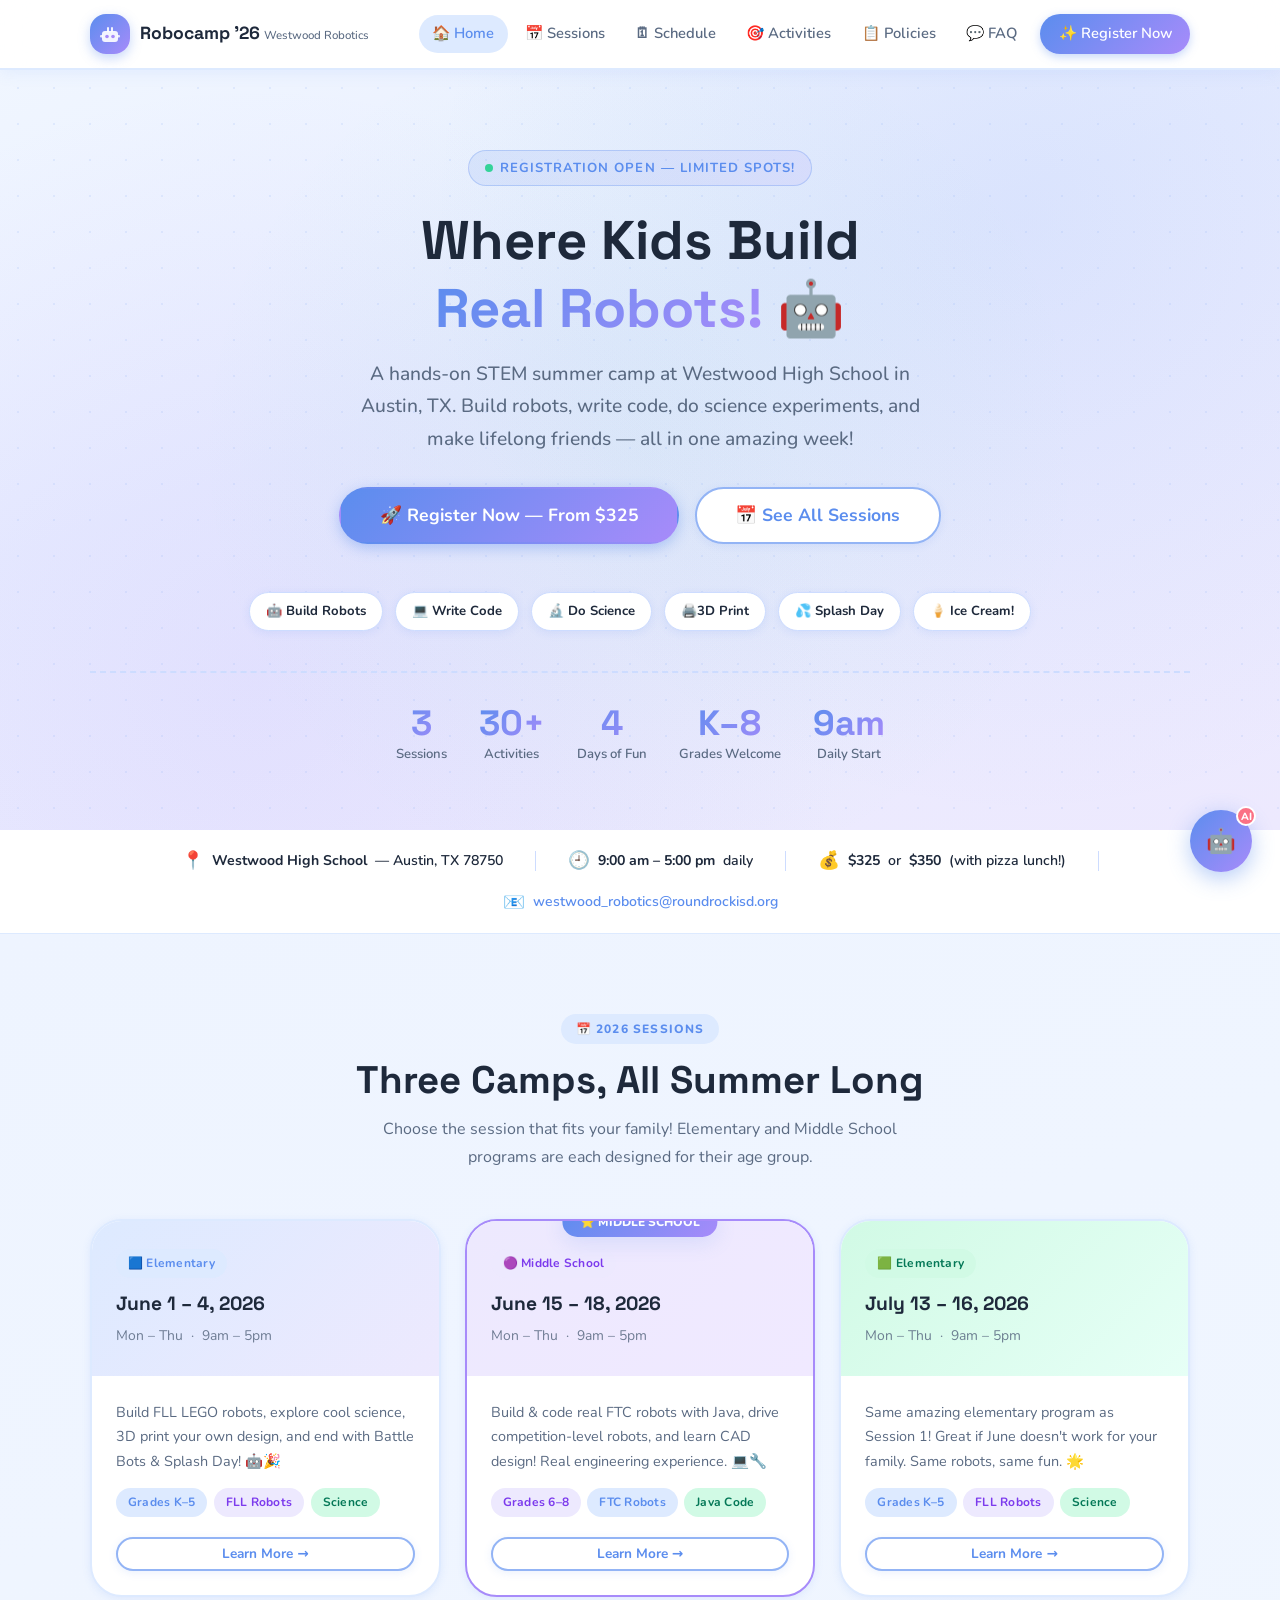
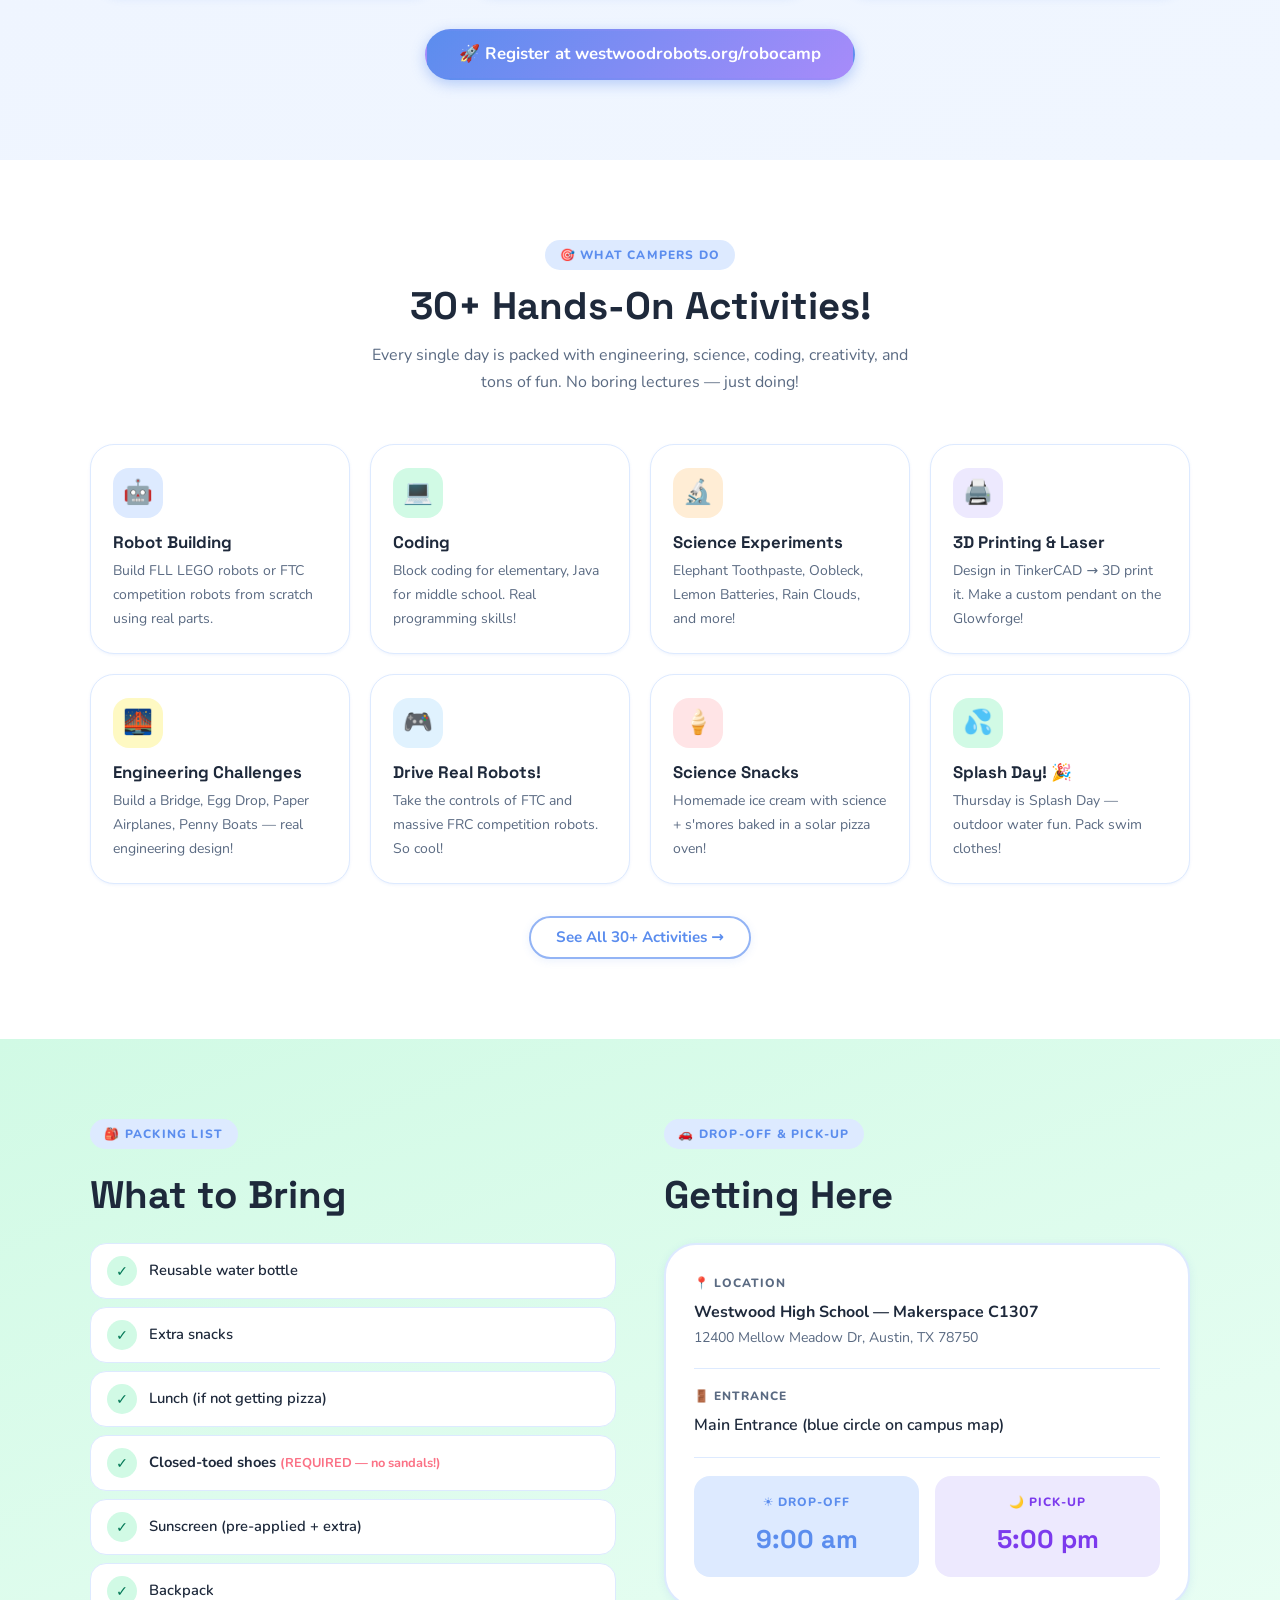
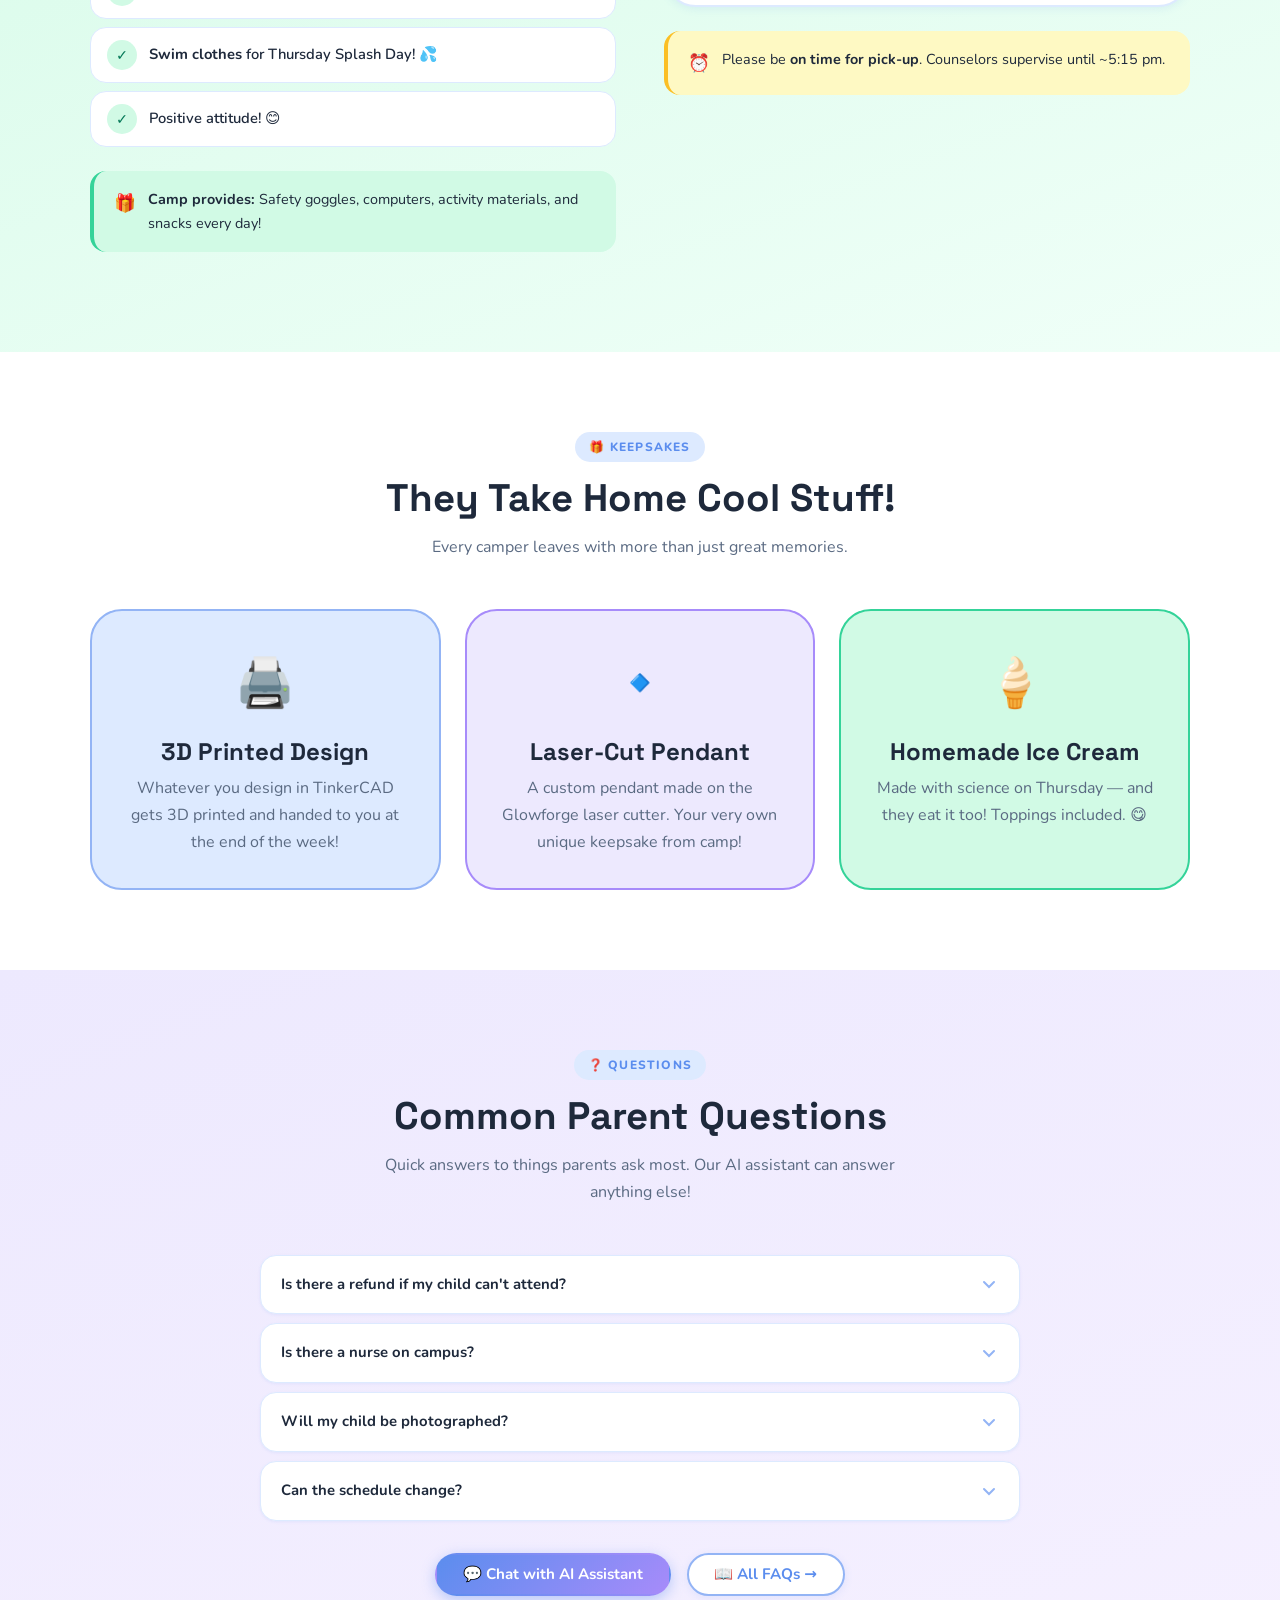
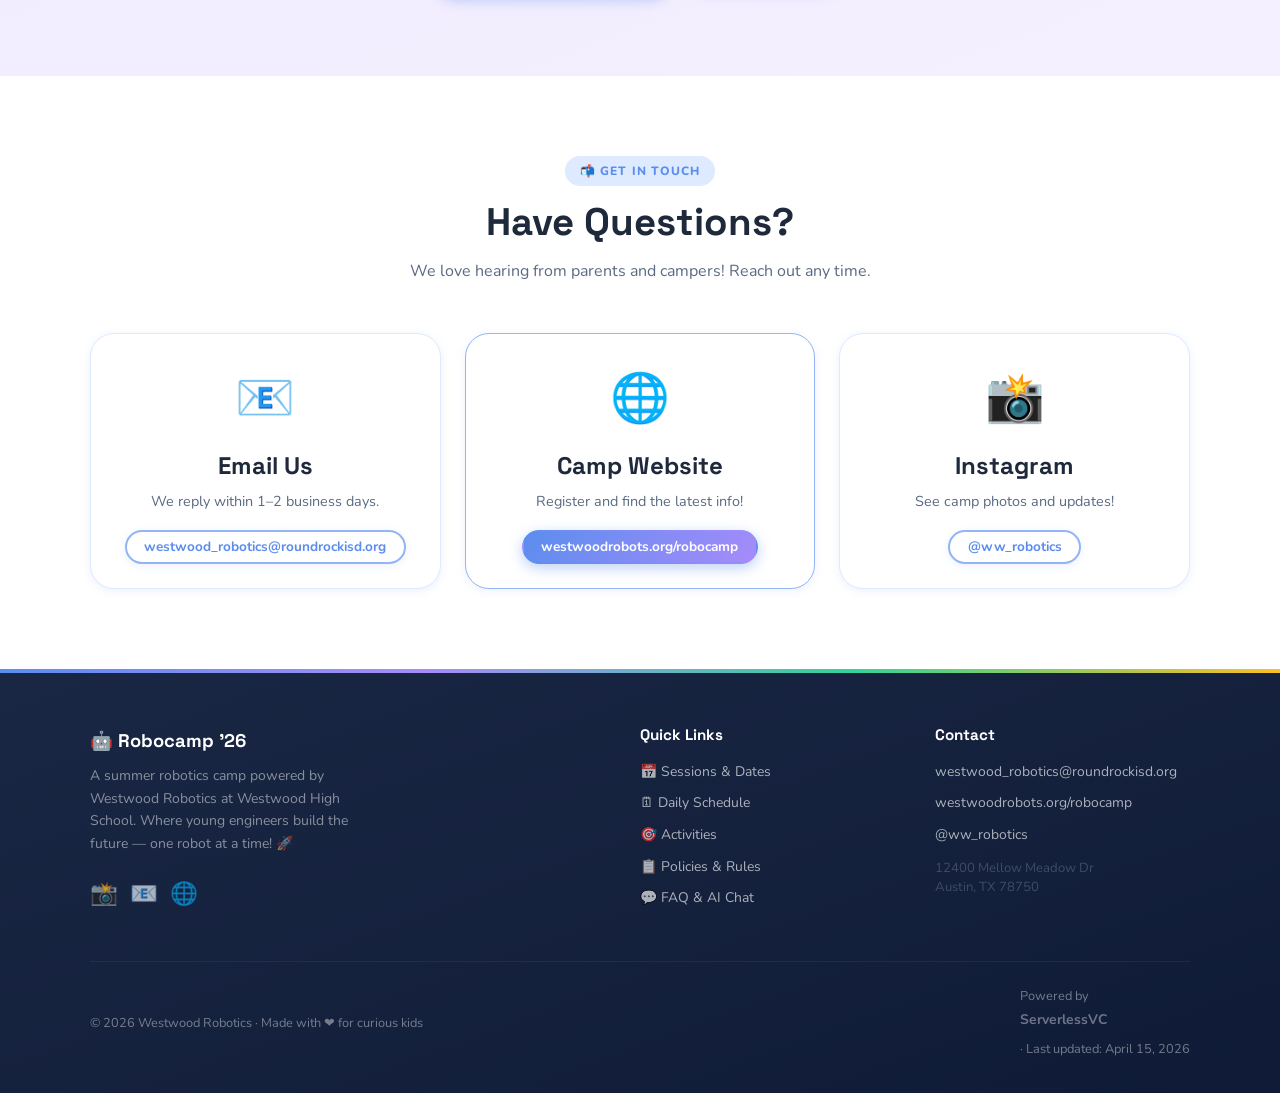
<file: index.html>
<!DOCTYPE html>
<html lang="en">
<head>
  <meta charset="UTF-8">
  <meta name="viewport" content="width=device-width, initial-scale=1.0">
  <title>Robocamp 2026 — Westwood Robotics Summer Camp</title>
  <meta name="description" content="Robocamp 2026 by Westwood Robotics — A fun summer robotics camp in Austin, TX for grades K–8.">
  <link rel="stylesheet" href="css/style.css">
</head>
<body class="page-top">

<!-- ===== NAVBAR ===== -->
<nav class="navbar">
  <div class="container">
    <a href="index.html" class="nav-brand">
      <div class="brand-badge">
        <svg width="22" height="22" viewBox="0 0 22 22" fill="none">
          <rect x="3" y="8" width="16" height="11" rx="3" fill="white" opacity=".9"/>
          <circle cx="8" cy="13.5" r="1.8" fill="#a78bfa"/>
          <circle cx="14" cy="13.5" r="1.8" fill="#a78bfa"/>
          <rect x="8" y="4" width="2" height="5" rx="1" fill="white" opacity=".9"/>
          <rect x="12" y="4" width="2" height="5" rx="1" fill="white" opacity=".9"/>
          <rect x="1" y="12" width="3" height="2.5" rx="1" fill="white" opacity=".8"/>
          <rect x="18" y="12" width="3" height="2.5" rx="1" fill="white" opacity=".8"/>
        </svg>
      </div>
      <div class="brand-text">
        Robocamp '26
        <span class="brand-sub">Westwood Robotics</span>
      </div>
    </a>
    <div class="nav-links">
      <a href="index.html" class="active">🏠 Home</a>
      <a href="sessions.html">📅 Sessions</a>
      <a href="schedule.html">🗓 Schedule</a>
      <a href="activities.html">🎯 Activities</a>
      <a href="policies.html">📋 Policies</a>
      <a href="faq.html">💬 FAQ</a>
      <a href="https://westwoodrobots.org/robocamp" target="_blank" class="nav-cta">✨ Register Now</a>
    </div>
    <button class="hamburger" aria-label="Open menu"><span></span><span></span><span></span></button>
  </div>
</nav>
<div class="mobile-nav">
  <a href="index.html">🏠 Home</a>
  <a href="sessions.html">📅 Sessions & Dates</a>
  <a href="schedule.html">🗓 Daily Schedule</a>
  <a href="activities.html">🎯 Activities</a>
  <a href="policies.html">📋 Policies & Rules</a>
  <a href="faq.html">💬 FAQ & AI Chat</a>
  <a href="https://westwoodrobots.org/robocamp" target="_blank" class="nav-cta">✨ Register Now →</a>
</div>

<!-- ===== HERO ===== -->
<section class="hero">
  <div class="container">
    <div class="hero-badge">
      <span class="pulse"></span>
      Registration Open — Limited Spots!
    </div>

    <h1>Where Kids Build<br><span class="highlight">Real Robots!</span> 🤖</h1>

    <p class="hero-subtitle">
      A hands-on STEM summer camp at Westwood High School in Austin, TX.
      Build robots, write code, do science experiments, and make lifelong friends — all in one amazing week!
    </p>

    <div class="hero-actions">
      <a href="https://westwoodrobots.org/robocamp" target="_blank" class="btn btn-primary btn-xl">
        🚀 Register Now — From $325
      </a>
      <a href="sessions.html" class="btn btn-outline btn-xl">
        📅 See All Sessions
      </a>
    </div>

    <!-- Fun icon row -->
    <div class="hero-robots">
      <div class="robot-chip">🤖 Build Robots</div>
      <div class="robot-chip">💻 Write Code</div>
      <div class="robot-chip">🔬 Do Science</div>
      <div class="robot-chip">🖨️3D Print</div>
      <div class="robot-chip">💦 Splash Day</div>
      <div class="robot-chip">🍦 Ice Cream!</div>
    </div>

    <!-- Stats -->
    <div class="hero-stats">
      <div class="hero-stat">
        <div class="hero-stat-num">3</div>
        <div class="hero-stat-label">Sessions</div>
      </div>
      <div class="hero-stat">
        <div class="hero-stat-num">30+</div>
        <div class="hero-stat-label">Activities</div>
      </div>
      <div class="hero-stat">
        <div class="hero-stat-num">4</div>
        <div class="hero-stat-label">Days of Fun</div>
      </div>
      <div class="hero-stat">
        <div class="hero-stat-num">K–8</div>
        <div class="hero-stat-label">Grades Welcome</div>
      </div>
      <div class="hero-stat">
        <div class="hero-stat-num">9am</div>
        <div class="hero-stat-label">Daily Start</div>
      </div>
    </div>
  </div>
</section>

<!-- ===== QUICK INFO BAR ===== -->
<div class="info-bar">
  <div class="container">
    <div class="info-bar-inner">
      <div class="info-bar-item"><span class="icon">📍</span> <strong>Westwood High School</strong> — Austin, TX 78750</div>
      <div class="info-bar-divider"></div>
      <div class="info-bar-item"><span class="icon">🕘</span> <strong>9:00 am – 5:00 pm</strong> daily</div>
      <div class="info-bar-divider"></div>
      <div class="info-bar-item"><span class="icon">💰</span> <strong>$325</strong> or <strong>$350</strong> (with pizza lunch!)</div>
      <div class="info-bar-divider"></div>
      <div class="info-bar-item"><span class="icon">📧</span> <a href="mailto:westwood_robotics@roundrockisd.org" style="color:var(--blue);">westwood_robotics@roundrockisd.org</a></div>
    </div>
  </div>
</div>

<!-- ===== SESSIONS OVERVIEW ===== -->
<section class="section gradient-section-blue">
  <div class="container">
    <div class="section-header">
      <span class="section-label">📅 2026 Sessions</span>
      <h2>Three Camps, All Summer Long</h2>
      <p>Choose the session that fits your family! Elementary and Middle School programs are each designed for their age group.</p>
    </div>

    <div class="grid-3">
      <!-- Elementary S1 -->
      <div class="session-card">
        <div class="session-card-header" style="background:linear-gradient(135deg,#ddeaff,#ede9fe);">
          <span class="badge badge-blue">🟦 Elementary</span>
          <div class="session-dates" style="color:var(--text);">June 1 – 4, 2026</div>
          <div class="session-meta" style="color:var(--text-muted);">Mon – Thu &nbsp;·&nbsp; 9am – 5pm</div>
        </div>
        <div class="session-card-body">
          <p style="font-size:.9rem;">Build FLL LEGO robots, explore cool science, 3D print your own design, and end with Battle Bots & Splash Day! 🤖🎉</p>
          <div style="display:flex;flex-wrap:wrap;gap:.4rem;margin-bottom:1.25rem;">
            <span class="badge badge-blue">Grades K–5</span>
            <span class="badge badge-purple">FLL Robots</span>
            <span class="badge badge-mint">Science</span>
          </div>
          <a href="sessions.html" class="btn btn-outline btn-sm w-full" style="justify-content:center;">Learn More →</a>
        </div>
      </div>

      <!-- Middle School -->
      <div class="session-card" style="border-color:var(--purple);position:relative;">
        <div style="position:absolute;top:-14px;left:50%;transform:translateX(-50%);background:linear-gradient(135deg,var(--blue),var(--purple));color:#fff;padding:.3rem 1.1rem;border-radius:var(--r-pill);font-size:.75rem;font-weight:800;white-space:nowrap;box-shadow:var(--shadow-md);">⭐ MIDDLE SCHOOL</div>
        <div class="session-card-header" style="background:linear-gradient(135deg,var(--purple-pale),#f0e9ff);">
          <span class="badge badge-purple">🟣 Middle School</span>
          <div class="session-dates" style="color:var(--text);">June 15 – 18, 2026</div>
          <div class="session-meta" style="color:var(--text-muted);">Mon – Thu &nbsp;·&nbsp; 9am – 5pm</div>
        </div>
        <div class="session-card-body">
          <p style="font-size:.9rem;">Build & code real FTC robots with Java, drive competition-level robots, and learn CAD design! Real engineering experience. 💻🔧</p>
          <div style="display:flex;flex-wrap:wrap;gap:.4rem;margin-bottom:1.25rem;">
            <span class="badge badge-purple">Grades 6–8</span>
            <span class="badge badge-blue">FTC Robots</span>
            <span class="badge badge-mint">Java Code</span>
          </div>
          <a href="sessions.html" class="btn btn-outline btn-sm w-full" style="justify-content:center;">Learn More →</a>
        </div>
      </div>

      <!-- Elementary S2 -->
      <div class="session-card">
        <div class="session-card-header" style="background:linear-gradient(135deg,var(--mint-pale),#e6fff6);">
          <span class="badge badge-mint">🟩 Elementary</span>
          <div class="session-dates" style="color:var(--text);">July 13 – 16, 2026</div>
          <div class="session-meta" style="color:var(--text-muted);">Mon – Thu &nbsp;·&nbsp; 9am – 5pm</div>
        </div>
        <div class="session-card-body">
          <p style="font-size:.9rem;">Same amazing elementary program as Session 1! Great if June doesn't work for your family. Same robots, same fun. 🌟</p>
          <div style="display:flex;flex-wrap:wrap;gap:.4rem;margin-bottom:1.25rem;">
            <span class="badge badge-blue">Grades K–5</span>
            <span class="badge badge-purple">FLL Robots</span>
            <span class="badge badge-mint">Science</span>
          </div>
          <a href="sessions.html" class="btn btn-outline btn-sm w-full" style="justify-content:center;">Learn More →</a>
        </div>
      </div>
    </div>

    <div class="text-center mt-4">
      <a href="https://westwoodrobots.org/robocamp" target="_blank" class="btn btn-primary btn-lg">
        🚀 Register at westwoodrobots.org/robocamp
      </a>
    </div>
  </div>
</section>

<!-- ===== ACTIVITY HIGHLIGHTS ===== -->
<section class="section" style="background:#fff;">
  <div class="container">
    <div class="section-header">
      <span class="section-label">🎯 What Campers Do</span>
      <h2>30+ Hands-On Activities!</h2>
      <p>Every single day is packed with engineering, science, coding, creativity, and tons of fun. No boring lectures — just doing!</p>
    </div>

    <div class="grid-4">
      <div class="activity-card">
        <div class="activity-icon" style="background:var(--blue-pale);">🤖</div>
        <h4>Robot Building</h4>
        <p>Build FLL LEGO robots or FTC competition robots from scratch using real parts.</p>
      </div>
      <div class="activity-card">
        <div class="activity-icon" style="background:var(--mint-pale);">💻</div>
        <h4>Coding</h4>
        <p>Block coding for elementary, Java for middle school. Real programming skills!</p>
      </div>
      <div class="activity-card">
        <div class="activity-icon" style="background:var(--orange-pale);">🔬</div>
        <h4>Science Experiments</h4>
        <p>Elephant Toothpaste, Oobleck, Lemon Batteries, Rain Clouds, and more!</p>
      </div>
      <div class="activity-card">
        <div class="activity-icon" style="background:var(--purple-pale);">🖨️</div>
        <h4>3D Printing & Laser</h4>
        <p>Design in TinkerCAD → 3D print it. Make a custom pendant on the Glowforge!</p>
      </div>
      <div class="activity-card">
        <div class="activity-icon" style="background:var(--yellow-pale);">🌉</div>
        <h4>Engineering Challenges</h4>
        <p>Build a Bridge, Egg Drop, Paper Airplanes, Penny Boats — real engineering design!</p>
      </div>
      <div class="activity-card">
        <div class="activity-icon" style="background:var(--sky-pale);">🎮</div>
        <h4>Drive Real Robots!</h4>
        <p>Take the controls of FTC and massive FRC competition robots. So cool!</p>
      </div>
      <div class="activity-card">
        <div class="activity-icon" style="background:var(--coral-pale);">🍦</div>
        <h4>Science Snacks</h4>
        <p>Homemade ice cream with science + s'mores baked in a solar pizza oven!</p>
      </div>
      <div class="activity-card">
        <div class="activity-icon" style="background:var(--mint-pale);">💦</div>
        <h4>Splash Day! 🎉</h4>
        <p>Thursday is Splash Day — outdoor water fun. Pack swim clothes!</p>
      </div>
    </div>

    <div class="text-center mt-4">
      <a href="activities.html" class="btn btn-outline">See All 30+ Activities →</a>
    </div>
  </div>
</section>

<!-- ===== WHAT TO BRING ===== -->
<section class="section gradient-section-mint">
  <div class="container">
    <div class="grid-2" style="align-items:start; gap:3rem;">
      <div>
        <span class="section-label">🎒 Packing List</span>
        <h2 style="margin:.6rem 0 1.5rem;">What to Bring</h2>
        <div class="checklist">
          <div class="checklist-item"><div class="check-icon check-yes">✓</div>Reusable water bottle</div>
          <div class="checklist-item"><div class="check-icon check-yes">✓</div>Extra snacks</div>
          <div class="checklist-item"><div class="check-icon check-yes">✓</div>Lunch (if not getting pizza)</div>
          <div class="checklist-item"><div class="check-icon check-yes">✓</div><div><strong>Closed-toed shoes</strong> <span style="font-size:.8rem;color:var(--coral);font-weight:700;">(REQUIRED — no sandals!)</span></div></div>
          <div class="checklist-item"><div class="check-icon check-yes">✓</div>Sunscreen (pre-applied + extra)</div>
          <div class="checklist-item"><div class="check-icon check-yes">✓</div>Backpack</div>
          <div class="checklist-item"><div class="check-icon check-yes">✓</div><div><strong>Swim clothes</strong> for Thursday Splash Day! 💦</div></div>
          <div class="checklist-item"><div class="check-icon check-yes">✓</div>Positive attitude! 😊</div>
        </div>
        <div class="notice notice-success mt-3">
          <div class="notice-icon">🎁</div>
          <p><strong>Camp provides:</strong> Safety goggles, computers, activity materials, and snacks every day!</p>
        </div>
      </div>

      <div>
        <span class="section-label">🚗 Drop-off & Pick-up</span>
        <h2 style="margin:.6rem 0 1.5rem;">Getting Here</h2>
        <div style="background:var(--surface);border-radius:var(--r-xl);border:2px solid var(--border-soft);padding:1.75rem;box-shadow:var(--shadow-sm);">
          <div style="display:flex;flex-direction:column;gap:1.1rem;">
            <div>
              <div style="font-size:.75rem;font-weight:800;text-transform:uppercase;letter-spacing:.08em;color:var(--text-muted);margin-bottom:.35rem;">📍 Location</div>
              <div style="font-weight:700;color:var(--text);">Westwood High School — Makerspace C1307</div>
              <div style="color:var(--text-muted);font-size:.88rem;">12400 Mellow Meadow Dr, Austin, TX 78750</div>
            </div>
            <hr class="divider" style="margin:0;">
            <div>
              <div style="font-size:.75rem;font-weight:800;text-transform:uppercase;letter-spacing:.08em;color:var(--text-muted);margin-bottom:.35rem;">🚪 Entrance</div>
              <div style="font-weight:600;color:var(--text);">Main Entrance (blue circle on campus map)</div>
            </div>
            <hr class="divider" style="margin:0;">
            <div style="display:grid;grid-template-columns:1fr 1fr;gap:1rem;">
              <div style="text-align:center;background:var(--blue-pale);border-radius:var(--r-md);padding:1rem;">
                <div style="font-size:.75rem;font-weight:800;text-transform:uppercase;letter-spacing:.08em;color:var(--blue);margin-bottom:.35rem;">☀️ Drop-off</div>
                <div style="font-family:var(--font-heading);font-size:1.6rem;font-weight:700;color:var(--blue);">9:00 am</div>
              </div>
              <div style="text-align:center;background:var(--purple-pale);border-radius:var(--r-md);padding:1rem;">
                <div style="font-size:.75rem;font-weight:800;text-transform:uppercase;letter-spacing:.08em;color:#7c3aed;margin-bottom:.35rem;">🌙 Pick-up</div>
                <div style="font-family:var(--font-heading);font-size:1.6rem;font-weight:700;color:#7c3aed;">5:00 pm</div>
              </div>
            </div>
          </div>
        </div>
        <div class="notice notice-warn mt-3">
          <div class="notice-icon">⏰</div>
          <p>Please be <strong>on time for pick-up</strong>. Counselors supervise until ~5:15 pm.</p>
        </div>
      </div>
    </div>
  </div>
</section>

<!-- ===== TAKE-HOME ITEMS ===== -->
<section class="section" style="background:#fff;">
  <div class="container">
    <div class="section-header">
      <span class="section-label">🎁 Keepsakes</span>
      <h2>They Take Home Cool Stuff!</h2>
      <p>Every camper leaves with more than just great memories.</p>
    </div>
    <div class="grid-3">
      <div style="background:var(--blue-pale);border-radius:var(--r-xl);padding:2rem;text-align:center;border:2px solid var(--blue-light);">
        <div style="font-size:3rem;margin-bottom:.75rem;">🖨️</div>
        <h3 style="color:var(--text);margin-bottom:.5rem;">3D Printed Design</h3>
        <p>Whatever you design in TinkerCAD gets 3D printed and handed to you at the end of the week!</p>
      </div>
      <div style="background:var(--purple-pale);border-radius:var(--r-xl);padding:2rem;text-align:center;border:2px solid var(--purple);">
        <div style="font-size:3rem;margin-bottom:.75rem;">🔹</div>
        <h3 style="color:var(--text);margin-bottom:.5rem;">Laser-Cut Pendant</h3>
        <p>A custom pendant made on the Glowforge laser cutter. Your very own unique keepsake from camp!</p>
      </div>
      <div style="background:var(--mint-pale);border-radius:var(--r-xl);padding:2rem;text-align:center;border:2px solid var(--mint);">
        <div style="font-size:3rem;margin-bottom:.75rem;">🍦</div>
        <h3 style="color:var(--text);margin-bottom:.5rem;">Homemade Ice Cream</h3>
        <p>Made with science on Thursday — and they eat it too! Toppings included. 😋</p>
      </div>
    </div>
  </div>
</section>

<!-- ===== FAQ PREVIEW ===== -->
<section class="section gradient-section-purple">
  <div class="container">
    <div class="section-header">
      <span class="section-label">❓ Questions</span>
      <h2>Common Parent Questions</h2>
      <p>Quick answers to things parents ask most. Our AI assistant can answer anything else!</p>
    </div>

    <div style="max-width:760px;margin:0 auto;">
      <div class="faq-item">
        <div class="faq-question">Is there a refund if my child can't attend?
          <svg class="faq-chevron" width="20" height="20" viewBox="0 0 20 20" fill="none"><path d="M5 8l5 5 5-5" stroke="currentColor" stroke-width="2" stroke-linecap="round"/></svg>
        </div>
        <div class="faq-answer">If a camper is suspended for rule violations, no refund is issued. For other cancellations, contact us at <a href="mailto:westwood_robotics@roundrockisd.org">westwood_robotics@roundrockisd.org</a> as soon as possible.</div>
      </div>
      <div class="faq-item">
        <div class="faq-question">Is there a nurse on campus?
          <svg class="faq-chevron" width="20" height="20" viewBox="0 0 20 20" fill="none"><path d="M5 8l5 5 5-5" stroke="currentColor" stroke-width="2" stroke-linecap="round"/></svg>
        </div>
        <div class="faq-answer"><strong>No nurse on campus.</strong> Staff will not administer medication. If your child needs medicine during the day, a parent must come to campus to give it. Disclose all allergies during registration.</div>
      </div>
      <div class="faq-item">
        <div class="faq-question">Will my child be photographed?
          <svg class="faq-chevron" width="20" height="20" viewBox="0 0 20 20" fill="none"><path d="M5 8l5 5 5-5" stroke="currentColor" stroke-width="2" stroke-linecap="round"/></svg>
        </div>
        <div class="faq-answer">By participating, parents agree to allow photos to be published and used by Westwood Robotics. This is included in the registration waiver.</div>
      </div>
      <div class="faq-item">
        <div class="faq-question">Can the schedule change?
          <svg class="faq-chevron" width="20" height="20" viewBox="0 0 20 20" fill="none"><path d="M5 8l5 5 5-5" stroke="currentColor" stroke-width="2" stroke-linecap="round"/></svg>
        </div>
        <div class="faq-answer">Yes — the schedule can change at any time without notice. The Robocamp team adapts as needed to keep camp safe and fun for everyone!</div>
      </div>
    </div>

    <div class="text-center mt-4" style="display:flex;gap:1rem;justify-content:center;flex-wrap:wrap;">
      <a href="faq.html" class="btn btn-primary">💬 Chat with AI Assistant</a>
      <a href="faq.html" class="btn btn-outline">📖 All FAQs →</a>
    </div>
  </div>
</section>

<!-- ===== CONTACT ===== -->
<section class="section" style="background:#fff;">
  <div class="container">
    <div class="section-header">
      <span class="section-label">📬 Get In Touch</span>
      <h2>Have Questions?</h2>
      <p>We love hearing from parents and campers! Reach out any time.</p>
    </div>

    <div class="grid-3">
      <div class="card" style="text-align:center;">
        <div class="card-body">
          <div style="font-size:3rem;margin-bottom:.75rem;">📧</div>
          <h3 style="margin-bottom:.5rem;">Email Us</h3>
          <p style="margin-bottom:1rem;font-size:.9rem;">We reply within 1–2 business days.</p>
          <a href="mailto:westwood_robotics@roundrockisd.org" class="btn btn-outline btn-sm">westwood_robotics@roundrockisd.org</a>
        </div>
      </div>
      <div class="card" style="text-align:center;border-color:var(--blue-light);">
        <div class="card-body">
          <div style="font-size:3rem;margin-bottom:.75rem;">🌐</div>
          <h3 style="margin-bottom:.5rem;">Camp Website</h3>
          <p style="margin-bottom:1rem;font-size:.9rem;">Register and find the latest info!</p>
          <a href="https://westwoodrobots.org/robocamp" target="_blank" class="btn btn-primary btn-sm">westwoodrobots.org/robocamp</a>
        </div>
      </div>
      <div class="card" style="text-align:center;">
        <div class="card-body">
          <div style="font-size:3rem;margin-bottom:.75rem;">📸</div>
          <h3 style="margin-bottom:.5rem;">Instagram</h3>
          <p style="margin-bottom:1rem;font-size:.9rem;">See camp photos and updates!</p>
          <a href="https://instagram.com/ww_robotics" target="_blank" class="btn btn-outline btn-sm">@ww_robotics</a>
        </div>
      </div>
    </div>
  </div>
</section>

<!-- ===== FOOTER ===== -->
<footer class="footer">
  <div class="container">
    <div class="footer-grid">
      <div>
        <div class="footer-brand">🤖 Robocamp '26</div>
        <div class="footer-desc">A summer robotics camp powered by Westwood Robotics at Westwood High School. Where young engineers build the future — one robot at a time! 🚀</div>
        <div style="margin-top:1.25rem;display:flex;gap:.75rem;">
          <a href="https://instagram.com/ww_robotics" target="_blank" style="font-size:1.4rem;text-decoration:none;">📸</a>
          <a href="mailto:westwood_robotics@roundrockisd.org" style="font-size:1.4rem;text-decoration:none;">📧</a>
          <a href="https://westwoodrobots.org/robocamp" target="_blank" style="font-size:1.4rem;text-decoration:none;">🌐</a>
        </div>
      </div>
      <div>
        <h4>Quick Links</h4>
        <a href="sessions.html">📅 Sessions & Dates</a>
        <a href="schedule.html">🗓 Daily Schedule</a>
        <a href="activities.html">🎯 Activities</a>
        <a href="policies.html">📋 Policies & Rules</a>
        <a href="faq.html">💬 FAQ & AI Chat</a>
      </div>
      <div>
        <h4>Contact</h4>
        <a href="mailto:westwood_robotics@roundrockisd.org">westwood_robotics@roundrockisd.org</a>
        <a href="https://westwoodrobots.org/robocamp" target="_blank">westwoodrobots.org/robocamp</a>
        <a href="https://instagram.com/ww_robotics" target="_blank">@ww_robotics</a>
        <p style="font-size:.82rem;margin-top:.75rem;opacity:.6;line-height:1.5;">12400 Mellow Meadow Dr<br>Austin, TX 78750</p>
      </div>
    </div>
    <div class="footer-bottom">
      <span>© 2026 Westwood Robotics · Made with ❤️ for curious kids</span>
      <span>Powered by <a href="https://serverlessvc.com" target="_blank" style="color:rgba(255,255,255,.7);text-decoration:none;font-weight:700;">ServerlessVC</a> · Last updated: April 15, 2026</span>
    </div>
  </div>
</footer>

<!-- ===== CHAT WIDGET ===== -->
<button id="chat-fab" aria-label="Ask AI Assistant">🤖<div class="chat-badge">AI</div></button>

<div id="chat-window">
  <div class="chat-header">
    <div class="chat-header-avatar">🤖</div>
    <div class="chat-header-info">
      <h4>Robocamp Helper</h4>
      <span>Ask me anything about camp!</span>
    </div>
    <button class="chat-close-btn" id="chat-close">✕</button>
  </div>
  <div class="chat-messages" id="chat-messages">
    <div class="chat-typing" id="chat-typing">
      <div class="chat-msg-bubble"><div class="dot"></div><div class="dot"></div><div class="dot"></div></div>
    </div>
  </div>
  <div class="chat-input-area">
    <textarea id="chat-input" rows="1" placeholder="Ask about dates, cost, activities…" style="height:40px;"></textarea>
    <button id="chat-send" aria-label="Send">
      <svg width="16" height="16" viewBox="0 0 16 16" fill="none"><path d="M14 2L2 8l5 1.5L14 2zM7 9.5L8.5 14 14 2" stroke="white" stroke-width="2" stroke-linecap="round" stroke-linejoin="round"/></svg>
    </button>
  </div>
</div>

<script src="js/main.js"></script>
<script src="js/chat.js"></script>
</body>
</html>
</file>
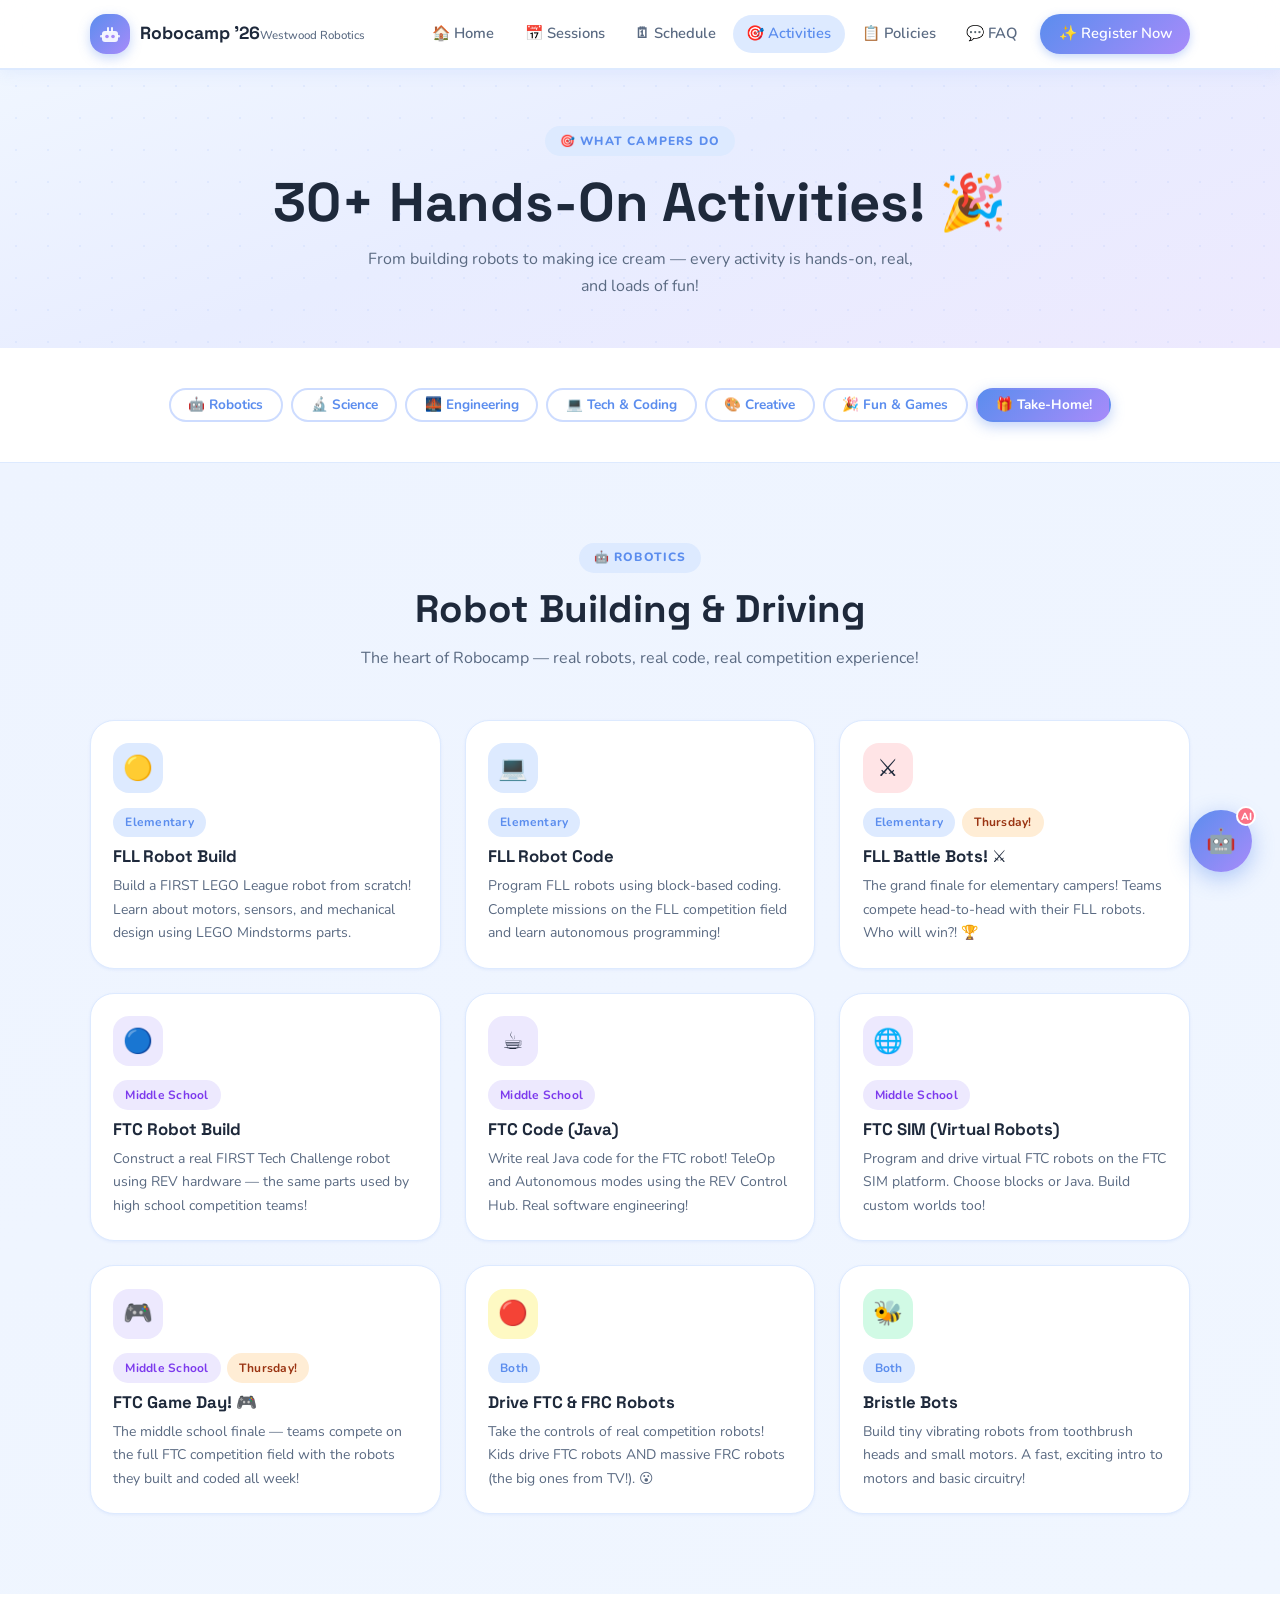
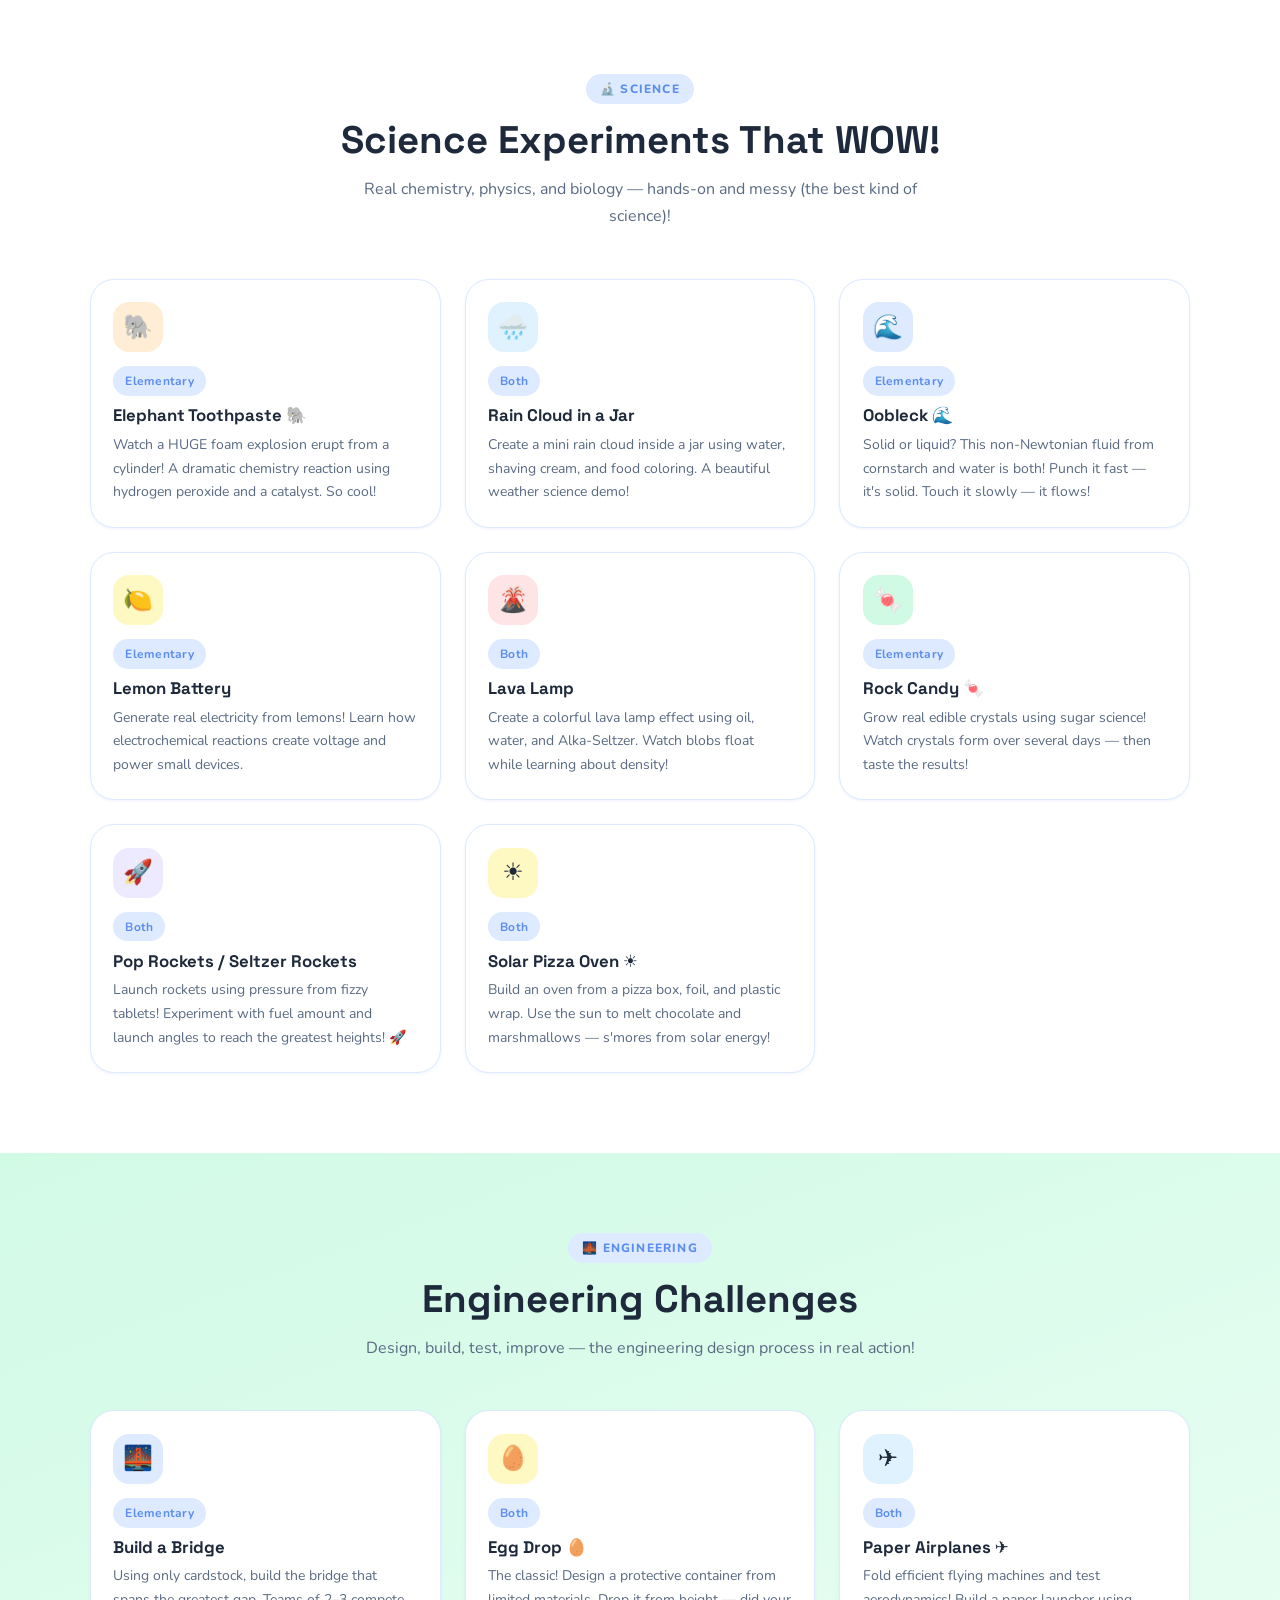
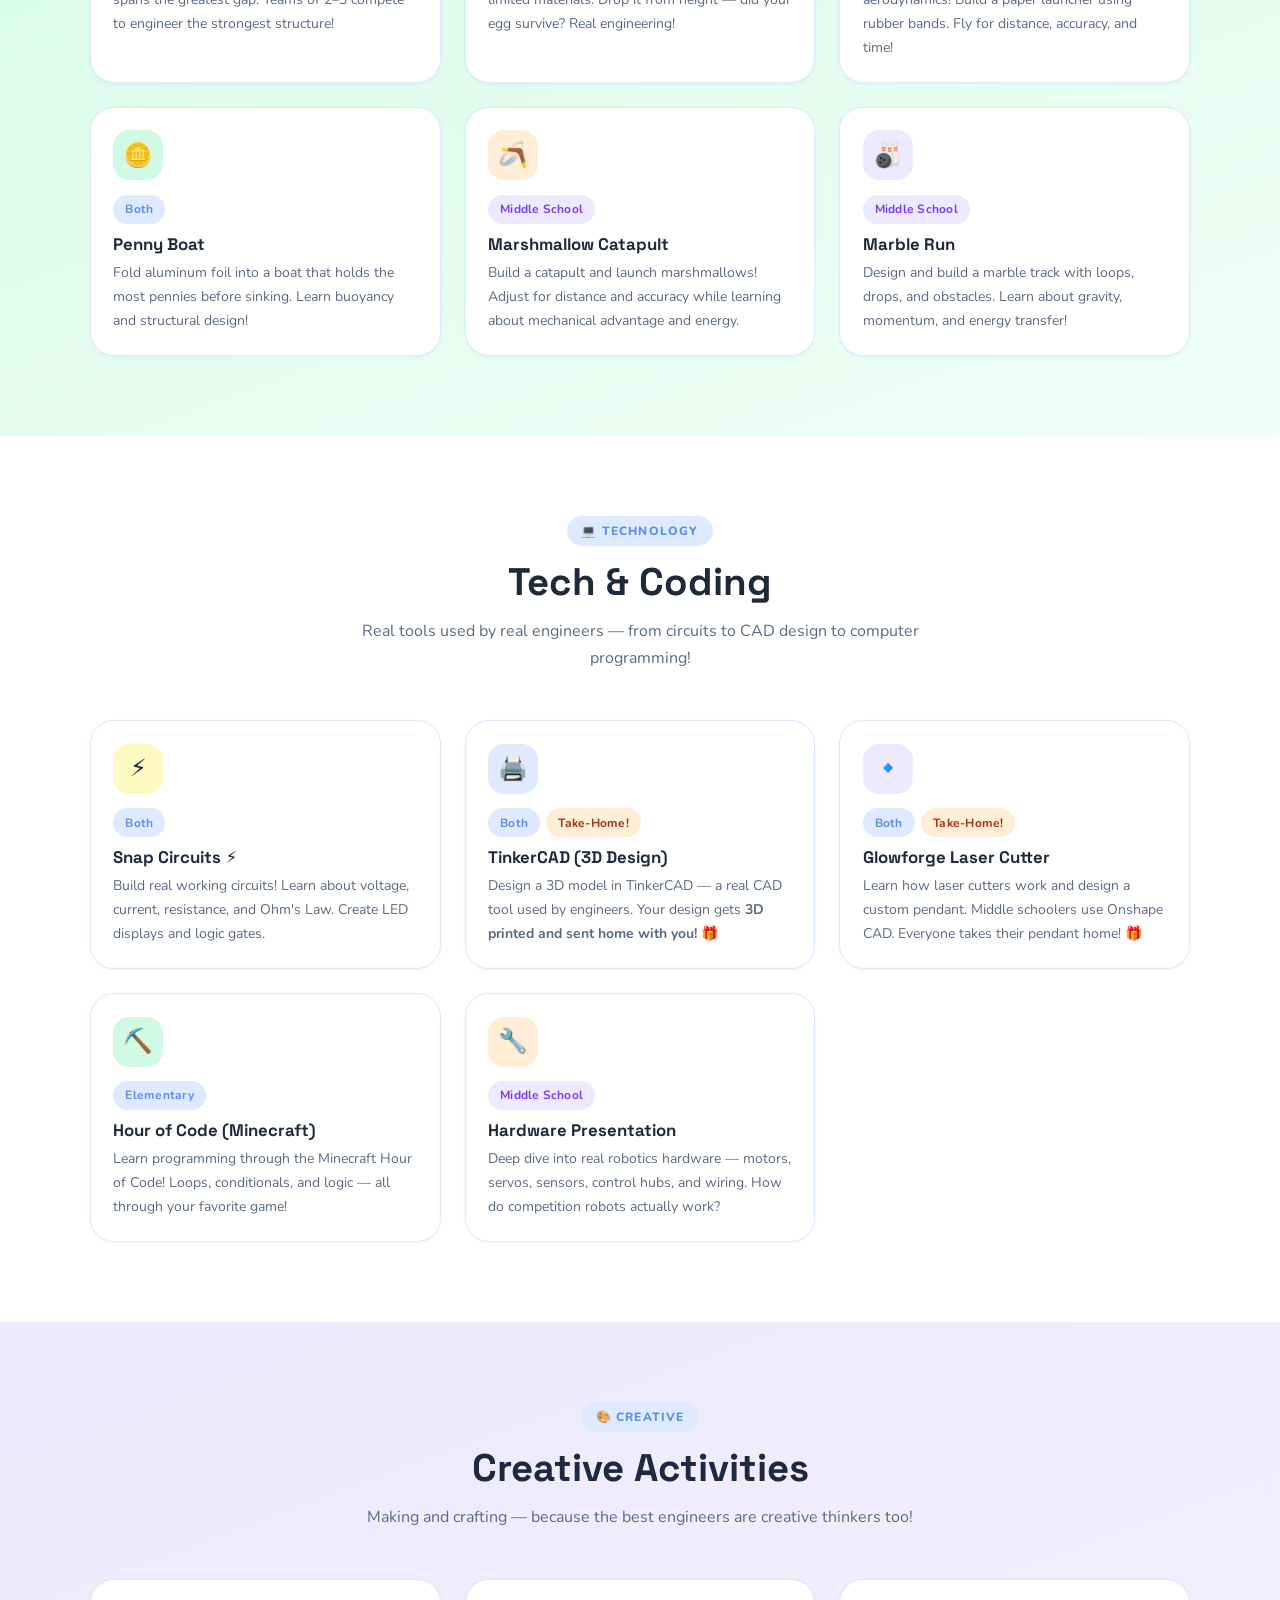
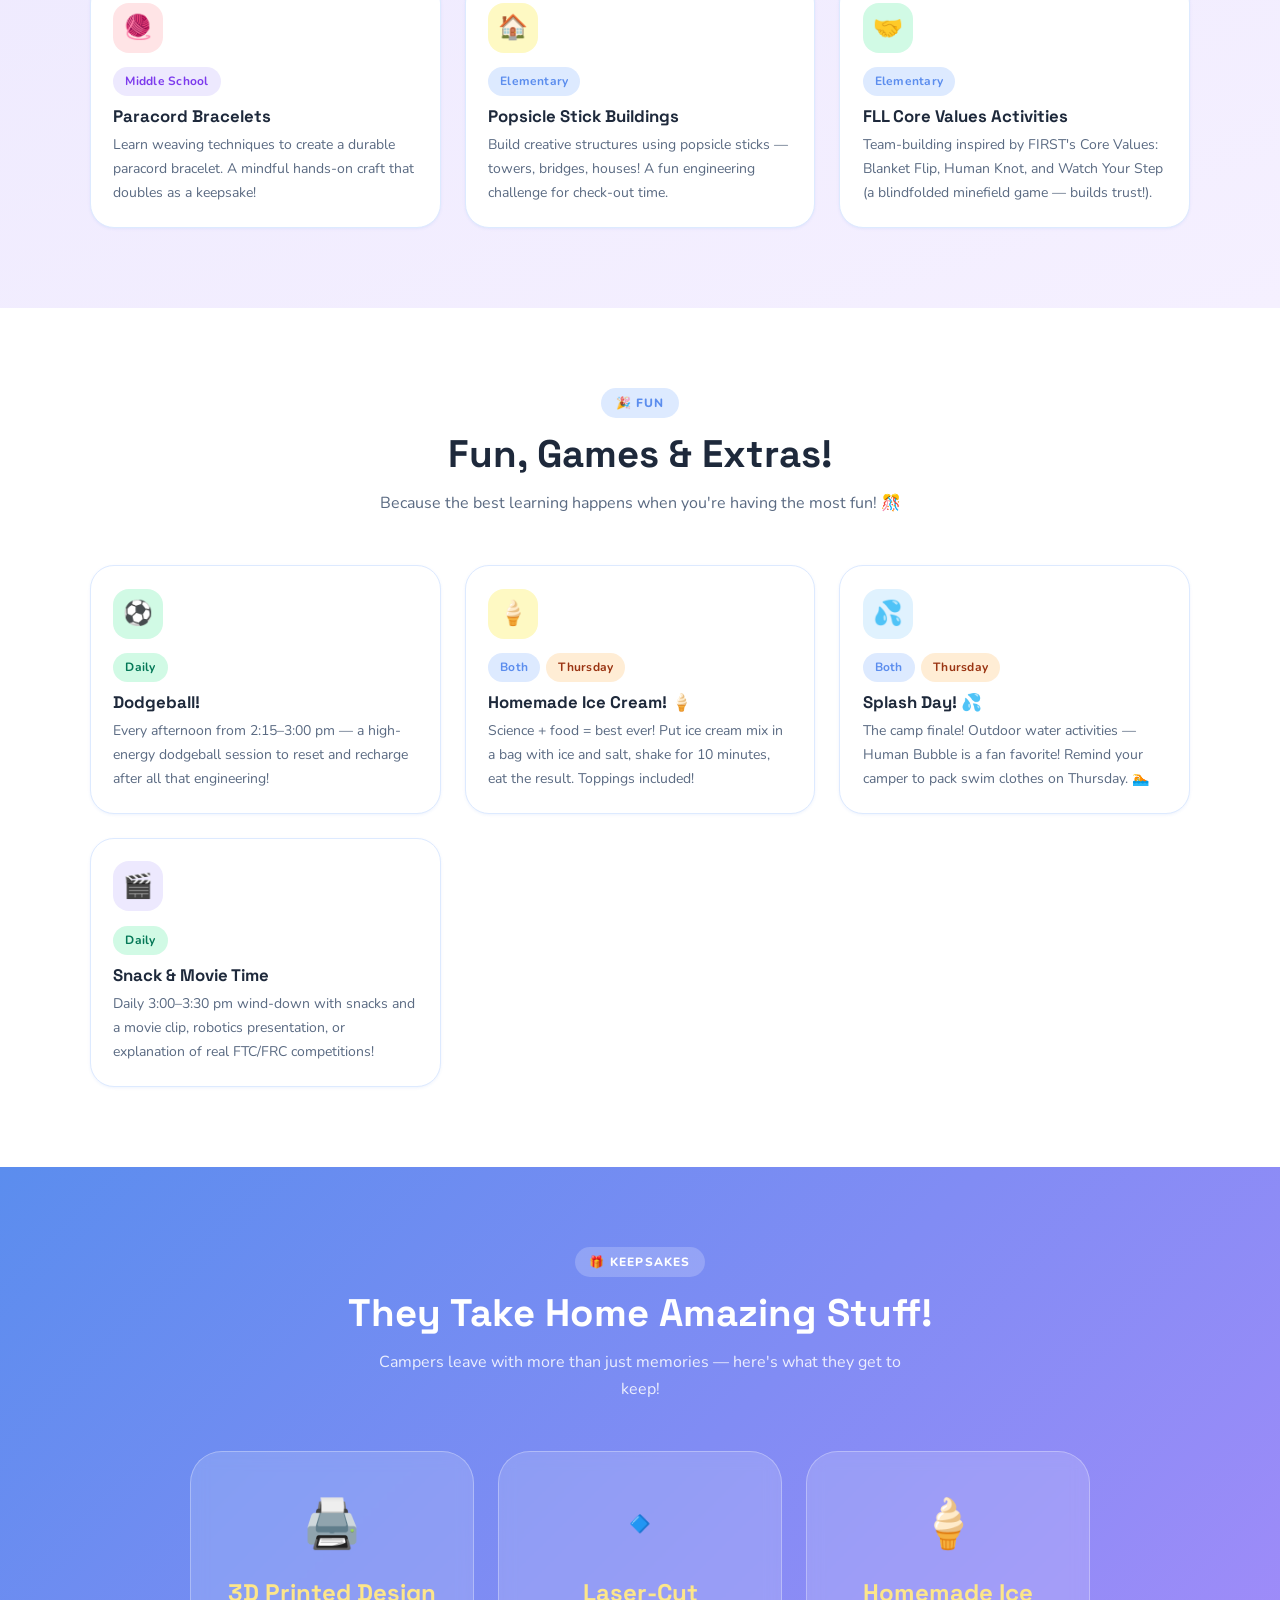
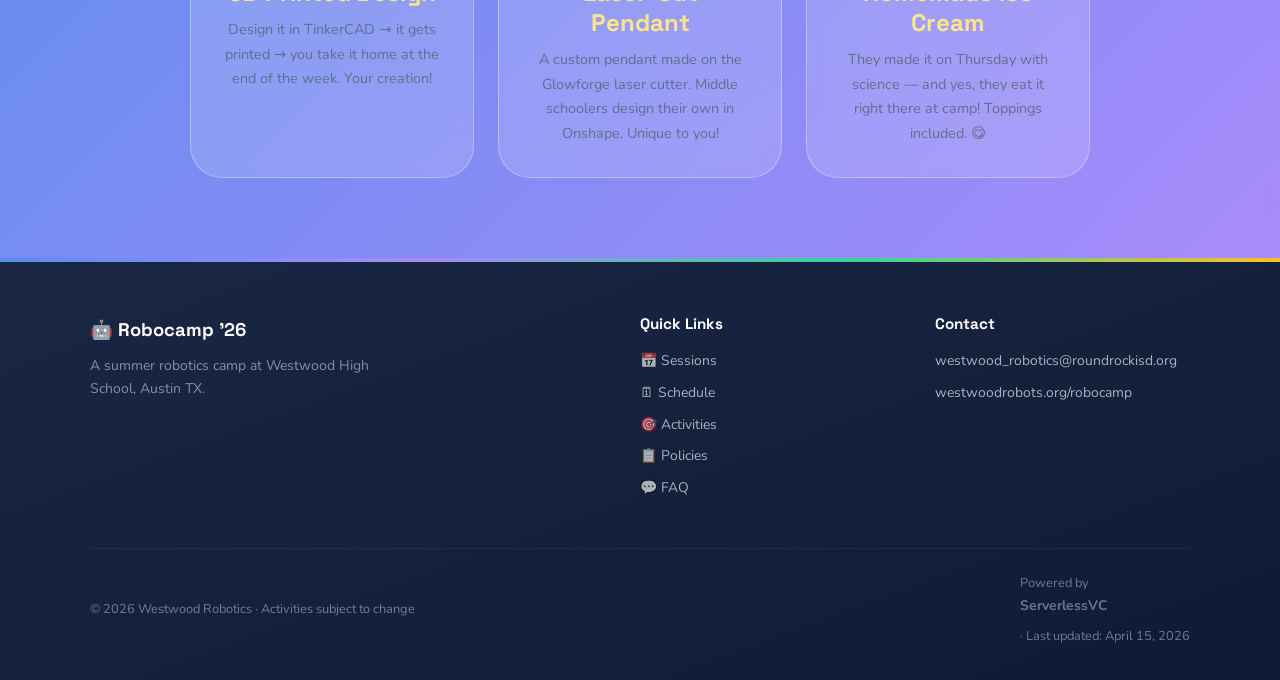
<file: activities.html>
<!DOCTYPE html>
<html lang="en">
<head>
  <meta charset="UTF-8">
  <meta name="viewport" content="width=device-width, initial-scale=1.0">
  <title>Activities — Robocamp 2026</title>
  <link rel="stylesheet" href="css/style.css">
</head>
<body class="page-top">

<nav class="navbar">
  <div class="container">
    <a href="index.html" class="nav-brand">
      <div class="brand-badge"><svg width="22" height="22" viewBox="0 0 22 22" fill="none"><rect x="3" y="8" width="16" height="11" rx="3" fill="white" opacity=".9"/><circle cx="8" cy="13.5" r="1.8" fill="#a78bfa"/><circle cx="14" cy="13.5" r="1.8" fill="#a78bfa"/><rect x="8" y="4" width="2" height="5" rx="1" fill="white" opacity=".9"/><rect x="12" y="4" width="2" height="5" rx="1" fill="white" opacity=".9"/><rect x="1" y="12" width="3" height="2.5" rx="1" fill="white" opacity=".8"/><rect x="18" y="12" width="3" height="2.5" rx="1" fill="white" opacity=".8"/></svg></div>
      <div class="brand-text">Robocamp '26<span class="brand-sub">Westwood Robotics</span></div>
    </a>
    <div class="nav-links">
      <a href="index.html">🏠 Home</a>
      <a href="sessions.html">📅 Sessions</a>
      <a href="schedule.html">🗓 Schedule</a>
      <a href="activities.html" class="active">🎯 Activities</a>
      <a href="policies.html">📋 Policies</a>
      <a href="faq.html">💬 FAQ</a>
      <a href="https://westwoodrobots.org/robocamp" target="_blank" class="nav-cta">✨ Register Now</a>
    </div>
    <button class="hamburger" aria-label="Open menu"><span></span><span></span><span></span></button>
  </div>
</nav>
<div class="mobile-nav">
  <a href="index.html">🏠 Home</a>
  <a href="sessions.html">📅 Sessions & Dates</a>
  <a href="schedule.html">🗓 Daily Schedule</a>
  <a href="activities.html">🎯 Activities</a>
  <a href="policies.html">📋 Policies & Rules</a>
  <a href="faq.html">💬 FAQ & AI Chat</a>
  <a href="https://westwoodrobots.org/robocamp" target="_blank" class="nav-cta">✨ Register Now →</a>
</div>

<div class="page-hero">
  <div class="container">
    <span class="section-label">🎯 What Campers Do</span>
    <h1>30+ Hands-On Activities! 🎉</h1>
    <p>From building robots to making ice cream — every activity is hands-on, real, and loads of fun!</p>
  </div>
</div>

<!-- CATEGORY JUMP LINKS -->
<section class="section-sm" style="background:#fff;border-bottom:1.5px solid var(--border-soft);position:sticky;top:64px;z-index:100;">
  <div class="container">
    <div style="display:flex;gap:.5rem;flex-wrap:wrap;justify-content:center;">
      <a href="#robotics"    class="btn btn-ghost btn-sm">🤖 Robotics</a>
      <a href="#science"     class="btn btn-ghost btn-sm">🔬 Science</a>
      <a href="#engineering" class="btn btn-ghost btn-sm">🌉 Engineering</a>
      <a href="#tech"        class="btn btn-ghost btn-sm">💻 Tech & Coding</a>
      <a href="#creative"    class="btn btn-ghost btn-sm">🎨 Creative</a>
      <a href="#fun"         class="btn btn-ghost btn-sm">🎉 Fun & Games</a>
      <a href="#takehome"    class="btn btn-primary btn-sm">🎁 Take-Home!</a>
    </div>
  </div>
</section>

<!-- ROBOTICS -->
<section class="section gradient-section-blue" id="robotics">
  <div class="container">
    <div class="section-header">
      <span class="section-label">🤖 Robotics</span>
      <h2>Robot Building & Driving</h2>
      <p>The heart of Robocamp — real robots, real code, real competition experience!</p>
    </div>
    <div class="grid-auto">
      <div class="activity-card" id="act-fll-robot-build">
        <div class="activity-icon" style="background:var(--blue-pale);">🟡</div>
        <div style="display:flex;gap:.4rem;flex-wrap:wrap;margin-bottom:.6rem;"><span class="badge badge-blue">Elementary</span></div>
        <h4>FLL Robot Build</h4>
        <p>Build a FIRST LEGO League robot from scratch! Learn about motors, sensors, and mechanical design using LEGO Mindstorms parts.</p>
      </div>
      <div class="activity-card" id="act-fll-robot-code">
        <div class="activity-icon" style="background:var(--blue-pale);">💻</div>
        <div style="display:flex;gap:.4rem;flex-wrap:wrap;margin-bottom:.6rem;"><span class="badge badge-blue">Elementary</span></div>
        <h4>FLL Robot Code</h4>
        <p>Program FLL robots using block-based coding. Complete missions on the FLL competition field and learn autonomous programming!</p>
      </div>
      <div class="activity-card" id="act-fll-battle-bots">
        <div class="activity-icon" style="background:var(--coral-pale);">⚔️</div>
        <div style="display:flex;gap:.4rem;flex-wrap:wrap;margin-bottom:.6rem;"><span class="badge badge-blue">Elementary</span><span class="badge badge-orange">Thursday!</span></div>
        <h4>FLL Battle Bots! ⚔️</h4>
        <p>The grand finale for elementary campers! Teams compete head-to-head with their FLL robots. Who will win?! 🏆</p>
      </div>
      <div class="activity-card" id="act-ftc-robot-build">
        <div class="activity-icon" style="background:var(--purple-pale);">🔵</div>
        <div style="display:flex;gap:.4rem;flex-wrap:wrap;margin-bottom:.6rem;"><span class="badge badge-purple">Middle School</span></div>
        <h4>FTC Robot Build</h4>
        <p>Construct a real FIRST Tech Challenge robot using REV hardware — the same parts used by high school competition teams!</p>
      </div>
      <div class="activity-card" id="act-ftc-code">
        <div class="activity-icon" style="background:var(--purple-pale);">☕</div>
        <div style="display:flex;gap:.4rem;flex-wrap:wrap;margin-bottom:.6rem;"><span class="badge badge-purple">Middle School</span></div>
        <h4>FTC Code (Java)</h4>
        <p>Write real Java code for the FTC robot! TeleOp and Autonomous modes using the REV Control Hub. Real software engineering!</p>
      </div>
      <div class="activity-card" id="act-ftc-sim">
        <div class="activity-icon" style="background:var(--purple-pale);">🌐</div>
        <div style="display:flex;gap:.4rem;flex-wrap:wrap;margin-bottom:.6rem;"><span class="badge badge-purple">Middle School</span></div>
        <h4>FTC SIM (Virtual Robots)</h4>
        <p>Program and drive virtual FTC robots on the FTC SIM platform. Choose blocks or Java. Build custom worlds too!</p>
      </div>
      <div class="activity-card" id="act-ftc-game-day">
        <div class="activity-icon" style="background:var(--purple-pale);">🎮</div>
        <div style="display:flex;gap:.4rem;flex-wrap:wrap;margin-bottom:.6rem;"><span class="badge badge-purple">Middle School</span><span class="badge badge-orange">Thursday!</span></div>
        <h4>FTC Game Day! 🎮</h4>
        <p>The middle school finale — teams compete on the full FTC competition field with the robots they built and coded all week!</p>
      </div>
      <div class="activity-card" id="act-drive-robots">
        <div class="activity-icon" style="background:var(--yellow-pale);">🔴</div>
        <div style="display:flex;gap:.4rem;flex-wrap:wrap;margin-bottom:.6rem;"><span class="badge badge-blue">Both</span></div>
        <h4>Drive FTC & FRC Robots</h4>
        <p>Take the controls of real competition robots! Kids drive FTC robots AND massive FRC robots (the big ones from TV!). 😮</p>
      </div>
      <div class="activity-card" id="act-bristle-bots">
        <div class="activity-icon" style="background:var(--mint-pale);">🐝</div>
        <div style="display:flex;gap:.4rem;flex-wrap:wrap;margin-bottom:.6rem;"><span class="badge badge-blue">Both</span></div>
        <h4>Bristle Bots</h4>
        <p>Build tiny vibrating robots from toothbrush heads and small motors. A fast, exciting intro to motors and basic circuitry!</p>
      </div>
    </div>
  </div>
</section>

<!-- SCIENCE -->
<section class="section" style="background:#fff;" id="science">
  <div class="container">
    <div class="section-header">
      <span class="section-label">🔬 Science</span>
      <h2>Science Experiments That WOW!</h2>
      <p>Real chemistry, physics, and biology — hands-on and messy (the best kind of science)!</p>
    </div>
    <div class="grid-auto">
      <div class="activity-card" id="act-elephant-toothpaste">
        <div class="activity-icon" style="background:var(--orange-pale);">🐘</div>
        <div style="display:flex;gap:.4rem;margin-bottom:.6rem;"><span class="badge badge-blue">Elementary</span></div>
        <h4>Elephant Toothpaste 🐘</h4>
        <p>Watch a HUGE foam explosion erupt from a cylinder! A dramatic chemistry reaction using hydrogen peroxide and a catalyst. So cool!</p>
      </div>
      <div class="activity-card" id="act-rain-cloud">
        <div class="activity-icon" style="background:var(--sky-pale);">🌧️</div>
        <div style="display:flex;gap:.4rem;margin-bottom:.6rem;"><span class="badge badge-blue">Both</span></div>
        <h4>Rain Cloud in a Jar</h4>
        <p>Create a mini rain cloud inside a jar using water, shaving cream, and food coloring. A beautiful weather science demo!</p>
      </div>
      <div class="activity-card" id="act-oobleck">
        <div class="activity-icon" style="background:var(--blue-pale);">🌊</div>
        <div style="display:flex;gap:.4rem;margin-bottom:.6rem;"><span class="badge badge-blue">Elementary</span></div>
        <h4>Oobleck 🌊</h4>
        <p>Solid or liquid? This non-Newtonian fluid from cornstarch and water is both! Punch it fast — it's solid. Touch it slowly — it flows!</p>
      </div>
      <div class="activity-card" id="act-lemon-battery">
        <div class="activity-icon" style="background:var(--yellow-pale);">🍋</div>
        <div style="display:flex;gap:.4rem;margin-bottom:.6rem;"><span class="badge badge-blue">Elementary</span></div>
        <h4>Lemon Battery</h4>
        <p>Generate real electricity from lemons! Learn how electrochemical reactions create voltage and power small devices.</p>
      </div>
      <div class="activity-card" id="act-lava-lamp">
        <div class="activity-icon" style="background:var(--coral-pale);">🌋</div>
        <div style="display:flex;gap:.4rem;margin-bottom:.6rem;"><span class="badge badge-blue">Both</span></div>
        <h4>Lava Lamp</h4>
        <p>Create a colorful lava lamp effect using oil, water, and Alka-Seltzer. Watch blobs float while learning about density!</p>
      </div>
      <div class="activity-card" id="act-rock-candy">
        <div class="activity-icon" style="background:var(--mint-pale);">🍬</div>
        <div style="display:flex;gap:.4rem;margin-bottom:.6rem;"><span class="badge badge-blue">Elementary</span></div>
        <h4>Rock Candy 🍬</h4>
        <p>Grow real edible crystals using sugar science! Watch crystals form over several days — then taste the results!</p>
      </div>
      <div class="activity-card" id="act-pop-rockets">
        <div class="activity-icon" style="background:var(--purple-pale);">🚀</div>
        <div style="display:flex;gap:.4rem;margin-bottom:.6rem;"><span class="badge badge-blue">Both</span></div>
        <h4>Pop Rockets / Seltzer Rockets</h4>
        <p>Launch rockets using pressure from fizzy tablets! Experiment with fuel amount and launch angles to reach the greatest heights! 🚀</p>
      </div>
      <div class="activity-card" id="act-solar-oven">
        <div class="activity-icon" style="background:var(--yellow-pale);">☀️</div>
        <div style="display:flex;gap:.4rem;margin-bottom:.6rem;"><span class="badge badge-blue">Both</span></div>
        <h4>Solar Pizza Oven ☀️</h4>
        <p>Build an oven from a pizza box, foil, and plastic wrap. Use the sun to melt chocolate and marshmallows — s'mores from solar energy!</p>
      </div>
    </div>
  </div>
</section>

<!-- ENGINEERING -->
<section class="section gradient-section-mint" id="engineering">
  <div class="container">
    <div class="section-header">
      <span class="section-label">🌉 Engineering</span>
      <h2>Engineering Challenges</h2>
      <p>Design, build, test, improve — the engineering design process in real action!</p>
    </div>
    <div class="grid-auto">
      <div class="activity-card" id="act-build-a-bridge">
        <div class="activity-icon" style="background:var(--blue-pale);">🌉</div>
        <div style="display:flex;gap:.4rem;margin-bottom:.6rem;"><span class="badge badge-blue">Elementary</span></div>
        <h4>Build a Bridge</h4>
        <p>Using only cardstock, build the bridge that spans the greatest gap. Teams of 2–3 compete to engineer the strongest structure!</p>
      </div>
      <div class="activity-card" id="act-egg-drop">
        <div class="activity-icon" style="background:var(--yellow-pale);">🥚</div>
        <div style="display:flex;gap:.4rem;margin-bottom:.6rem;"><span class="badge badge-blue">Both</span></div>
        <h4>Egg Drop 🥚</h4>
        <p>The classic! Design a protective container from limited materials. Drop it from height — did your egg survive? Real engineering!</p>
      </div>
      <div class="activity-card" id="act-paper-airplanes">
        <div class="activity-icon" style="background:var(--sky-pale);">✈️</div>
        <div style="display:flex;gap:.4rem;margin-bottom:.6rem;"><span class="badge badge-blue">Both</span></div>
        <h4>Paper Airplanes ✈️</h4>
        <p>Fold efficient flying machines and test aerodynamics! Build a paper launcher using rubber bands. Fly for distance, accuracy, and time!</p>
      </div>
      <div class="activity-card" id="act-penny-boat">
        <div class="activity-icon" style="background:var(--mint-pale);">🪙</div>
        <div style="display:flex;gap:.4rem;margin-bottom:.6rem;"><span class="badge badge-blue">Both</span></div>
        <h4>Penny Boat</h4>
        <p>Fold aluminum foil into a boat that holds the most pennies before sinking. Learn buoyancy and structural design!</p>
      </div>
      <div class="activity-card" id="act-marshmallow-catapult">
        <div class="activity-icon" style="background:var(--orange-pale);">🪃</div>
        <div style="display:flex;gap:.4rem;margin-bottom:.6rem;"><span class="badge badge-purple">Middle School</span></div>
        <h4>Marshmallow Catapult</h4>
        <p>Build a catapult and launch marshmallows! Adjust for distance and accuracy while learning about mechanical advantage and energy.</p>
      </div>
      <div class="activity-card" id="act-marble-run">
        <div class="activity-icon" style="background:var(--purple-pale);">🎳</div>
        <div style="display:flex;gap:.4rem;margin-bottom:.6rem;"><span class="badge badge-purple">Middle School</span></div>
        <h4>Marble Run</h4>
        <p>Design and build a marble track with loops, drops, and obstacles. Learn about gravity, momentum, and energy transfer!</p>
      </div>
    </div>
  </div>
</section>

<!-- TECH & CODING -->
<section class="section" style="background:#fff;" id="tech">
  <div class="container">
    <div class="section-header">
      <span class="section-label">💻 Technology</span>
      <h2>Tech & Coding</h2>
      <p>Real tools used by real engineers — from circuits to CAD design to computer programming!</p>
    </div>
    <div class="grid-auto">
      <div class="activity-card" id="act-snap-circuits">
        <div class="activity-icon" style="background:var(--yellow-pale);">⚡</div>
        <div style="display:flex;gap:.4rem;margin-bottom:.6rem;"><span class="badge badge-blue">Both</span></div>
        <h4>Snap Circuits ⚡</h4>
        <p>Build real working circuits! Learn about voltage, current, resistance, and Ohm's Law. Create LED displays and logic gates.</p>
      </div>
      <div class="activity-card" id="act-tinkercad">
        <div class="activity-icon" style="background:var(--blue-pale);">🖨️</div>
        <div style="display:flex;gap:.4rem;margin-bottom:.6rem;"><span class="badge badge-blue">Both</span><span class="badge badge-orange">Take-Home!</span></div>
        <h4>TinkerCAD (3D Design)</h4>
        <p>Design a 3D model in TinkerCAD — a real CAD tool used by engineers. Your design gets <strong>3D printed and sent home with you!</strong> 🎁</p>
      </div>
      <div class="activity-card" id="act-glowforge">
        <div class="activity-icon" style="background:var(--purple-pale);">🔹</div>
        <div style="display:flex;gap:.4rem;margin-bottom:.6rem;"><span class="badge badge-blue">Both</span><span class="badge badge-orange">Take-Home!</span></div>
        <h4>Glowforge Laser Cutter</h4>
        <p>Learn how laser cutters work and design a custom pendant. Middle schoolers use Onshape CAD. Everyone takes their pendant home! 🎁</p>
      </div>
      <div class="activity-card" id="act-hour-of-code">
        <div class="activity-icon" style="background:var(--mint-pale);">⛏️</div>
        <div style="display:flex;gap:.4rem;margin-bottom:.6rem;"><span class="badge badge-blue">Elementary</span></div>
        <h4>Hour of Code (Minecraft)</h4>
        <p>Learn programming through the Minecraft Hour of Code! Loops, conditionals, and logic — all through your favorite game!</p>
      </div>
      <div class="activity-card" id="act-hardware-presentation">
        <div class="activity-icon" style="background:var(--orange-pale);">🔧</div>
        <div style="display:flex;gap:.4rem;margin-bottom:.6rem;"><span class="badge badge-purple">Middle School</span></div>
        <h4>Hardware Presentation</h4>
        <p>Deep dive into real robotics hardware — motors, servos, sensors, control hubs, and wiring. How do competition robots actually work?</p>
      </div>
    </div>
  </div>
</section>

<!-- CREATIVE & FUN -->
<section class="section gradient-section-purple" id="creative">
  <div class="container">
    <div class="section-header">
      <span class="section-label">🎨 Creative</span>
      <h2>Creative Activities</h2>
      <p>Making and crafting — because the best engineers are creative thinkers too!</p>
    </div>
    <div class="grid-auto">
      <div class="activity-card" id="act-paracord-bracelets">
        <div class="activity-icon" style="background:var(--coral-pale);">🧶</div>
        <div style="display:flex;gap:.4rem;margin-bottom:.6rem;"><span class="badge badge-purple">Middle School</span></div>
        <h4>Paracord Bracelets</h4>
        <p>Learn weaving techniques to create a durable paracord bracelet. A mindful hands-on craft that doubles as a keepsake!</p>
      </div>
      <div class="activity-card" id="act-popsicle-buildings">
        <div class="activity-icon" style="background:var(--yellow-pale);">🏠</div>
        <div style="display:flex;gap:.4rem;margin-bottom:.6rem;"><span class="badge badge-blue">Elementary</span></div>
        <h4>Popsicle Stick Buildings</h4>
        <p>Build creative structures using popsicle sticks — towers, bridges, houses! A fun engineering challenge for check-out time.</p>
      </div>
      <div class="activity-card" id="act-fll-core-values">
        <div class="activity-icon" style="background:var(--mint-pale);">🤝</div>
        <div style="display:flex;gap:.4rem;margin-bottom:.6rem;"><span class="badge badge-blue">Elementary</span></div>
        <h4>FLL Core Values Activities</h4>
        <p>Team-building inspired by FIRST's Core Values: Blanket Flip, Human Knot, and Watch Your Step (a blindfolded minefield game — builds trust!).</p>
      </div>
    </div>
  </div>
</section>

<!-- FUN & GAMES -->
<section class="section" style="background:#fff;" id="fun">
  <div class="container">
    <div class="section-header">
      <span class="section-label">🎉 Fun</span>
      <h2>Fun, Games & Extras!</h2>
      <p>Because the best learning happens when you're having the most fun! 🎊</p>
    </div>
    <div class="grid-auto">
      <div class="activity-card" id="act-dodgeball">
        <div class="activity-icon" style="background:var(--mint-pale);">⚽</div>
        <div style="display:flex;gap:.4rem;margin-bottom:.6rem;"><span class="badge badge-mint">Daily</span></div>
        <h4>Dodgeball!</h4>
        <p>Every afternoon from 2:15–3:00 pm — a high-energy dodgeball session to reset and recharge after all that engineering!</p>
      </div>
      <div class="activity-card" id="act-ice-cream">
        <div class="activity-icon" style="background:var(--yellow-pale);">🍦</div>
        <div style="display:flex;gap:.4rem;margin-bottom:.6rem;"><span class="badge badge-blue">Both</span><span class="badge badge-orange">Thursday</span></div>
        <h4>Homemade Ice Cream! 🍦</h4>
        <p>Science + food = best ever! Put ice cream mix in a bag with ice and salt, shake for 10 minutes, eat the result. Toppings included!</p>
      </div>
      <div class="activity-card" id="act-splash-day">
        <div class="activity-icon" style="background:var(--sky-pale);">💦</div>
        <div style="display:flex;gap:.4rem;margin-bottom:.6rem;"><span class="badge badge-blue">Both</span><span class="badge badge-orange">Thursday</span></div>
        <h4>Splash Day! 💦</h4>
        <p>The camp finale! Outdoor water activities — Human Bubble is a fan favorite! Remind your camper to pack swim clothes on Thursday. 🏊</p>
      </div>
      <div class="activity-card" id="act-snack-movie">
        <div class="activity-icon" style="background:var(--purple-pale);">🎬</div>
        <div style="display:flex;gap:.4rem;margin-bottom:.6rem;"><span class="badge badge-mint">Daily</span></div>
        <h4>Snack & Movie Time</h4>
        <p>Daily 3:00–3:30 pm wind-down with snacks and a movie clip, robotics presentation, or explanation of real FTC/FRC competitions!</p>
      </div>
    </div>
  </div>
</section>

<!-- TAKE HOME -->
<section class="section" style="background:linear-gradient(135deg,var(--blue),var(--purple));color:#fff;" id="takehome">
  <div class="container">
    <div class="section-header">
      <span class="section-label" style="background:rgba(255,255,255,.2);color:#fff;">🎁 Keepsakes</span>
      <h2 style="color:#fff;">They Take Home Amazing Stuff!</h2>
      <p style="color:rgba(255,255,255,.85);">Campers leave with more than just memories — here's what they get to keep!</p>
    </div>

    <div class="grid-3" style="max-width:900px;margin:0 auto;">
      <div style="background:rgba(255,255,255,.15);border:1.5px solid rgba(255,255,255,.3);border-radius:var(--r-xl);padding:2rem;text-align:center;backdrop-filter:blur(8px);">
        <div style="font-size:3rem;margin-bottom:.75rem;">🖨️</div>
        <h3 style="color:#fde68a;margin-bottom:.6rem;">3D Printed Design</h3>
        <p style="opacity:.9;font-size:.9rem;">Design it in TinkerCAD → it gets printed → you take it home at the end of the week. Your creation!</p>
      </div>
      <div style="background:rgba(255,255,255,.15);border:1.5px solid rgba(255,255,255,.3);border-radius:var(--r-xl);padding:2rem;text-align:center;backdrop-filter:blur(8px);">
        <div style="font-size:3rem;margin-bottom:.75rem;">🔹</div>
        <h3 style="color:#fde68a;margin-bottom:.6rem;">Laser-Cut Pendant</h3>
        <p style="opacity:.9;font-size:.9rem;">A custom pendant made on the Glowforge laser cutter. Middle schoolers design their own in Onshape. Unique to you!</p>
      </div>
      <div style="background:rgba(255,255,255,.15);border:1.5px solid rgba(255,255,255,.3);border-radius:var(--r-xl);padding:2rem;text-align:center;backdrop-filter:blur(8px);">
        <div style="font-size:3rem;margin-bottom:.75rem;">🍦</div>
        <h3 style="color:#fde68a;margin-bottom:.6rem;">Homemade Ice Cream</h3>
        <p style="opacity:.9;font-size:.9rem;">They made it on Thursday with science — and yes, they eat it right there at camp! Toppings included. 😋</p>
      </div>
    </div>
  </div>
</section>

<!-- FOOTER -->
<footer class="footer">
  <div class="container">
    <div class="footer-grid">
      <div><div class="footer-brand">🤖 Robocamp '26</div><div class="footer-desc">A summer robotics camp at Westwood High School, Austin TX.</div></div>
      <div><h4>Quick Links</h4><a href="sessions.html">📅 Sessions</a><a href="schedule.html">🗓 Schedule</a><a href="activities.html">🎯 Activities</a><a href="policies.html">📋 Policies</a><a href="faq.html">💬 FAQ</a></div>
      <div><h4>Contact</h4><a href="mailto:westwood_robotics@roundrockisd.org">westwood_robotics@roundrockisd.org</a><a href="https://westwoodrobots.org/robocamp" target="_blank">westwoodrobots.org/robocamp</a></div>
    </div>
    <div class="footer-bottom"><span>© 2026 Westwood Robotics · Activities subject to change</span><span>Powered by <a href="https://serverlessvc.com" target="_blank" style="color:rgba(255,255,255,.7);text-decoration:none;font-weight:700;">ServerlessVC</a> · Last updated: April 15, 2026</span></div>
  </div>
</footer>

<button id="chat-fab" aria-label="Ask AI Assistant">🤖<div class="chat-badge">AI</div></button>
<div id="chat-window">
  <div class="chat-header"><div class="chat-header-avatar">🤖</div><div class="chat-header-info"><h4>Robocamp Helper</h4><span>Ask about activities!</span></div><button class="chat-close-btn" id="chat-close">✕</button></div>
  <div class="chat-messages" id="chat-messages"><div class="chat-typing" id="chat-typing"><div class="chat-msg-bubble"><div class="dot"></div><div class="dot"></div><div class="dot"></div></div></div></div>
  <div class="chat-input-area"><textarea id="chat-input" rows="1" placeholder="Ask about activities…" style="height:40px;"></textarea><button id="chat-send"><svg width="16" height="16" viewBox="0 0 16 16" fill="none"><path d="M14 2L2 8l5 1.5L14 2zM7 9.5L8.5 14 14 2" stroke="white" stroke-width="2" stroke-linecap="round" stroke-linejoin="round"/></svg></button></div>
</div>
<script src="js/main.js"></script>
<script src="js/chat.js"></script>
</body>
</html>
</file>
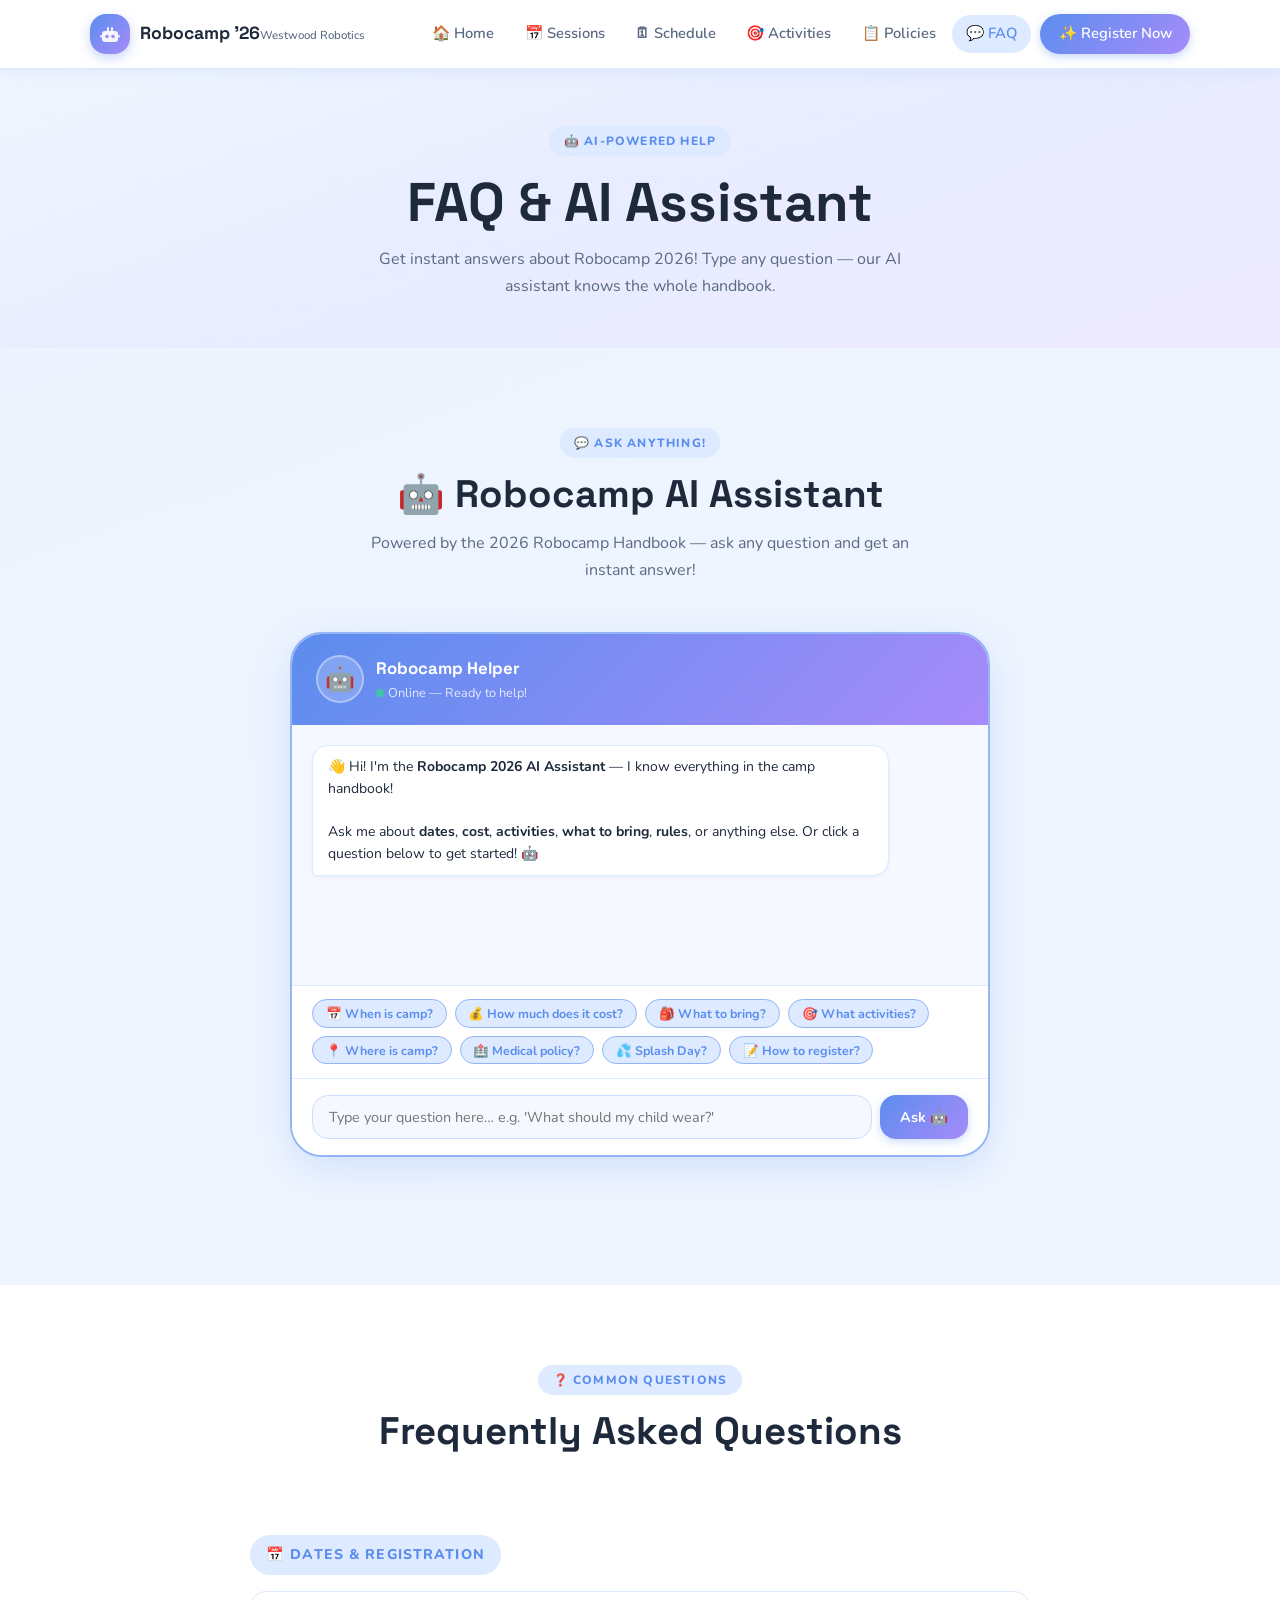
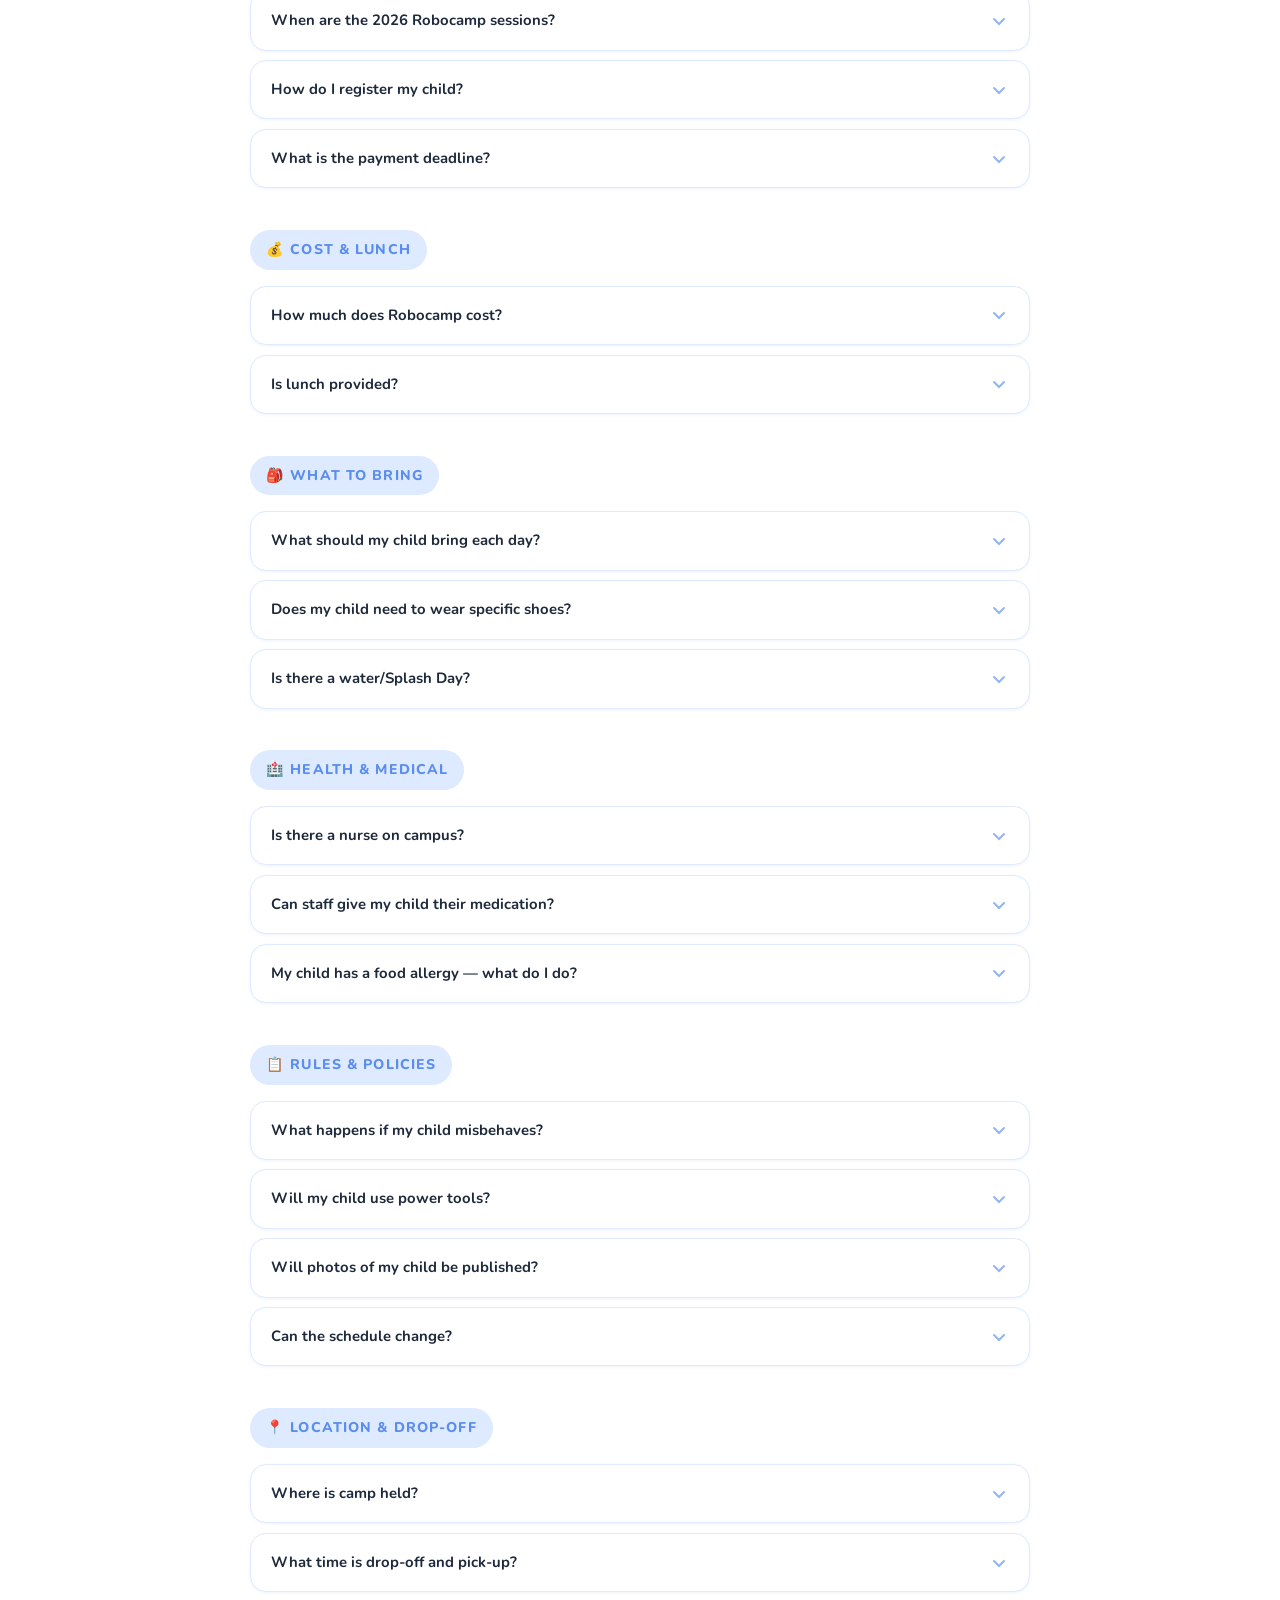
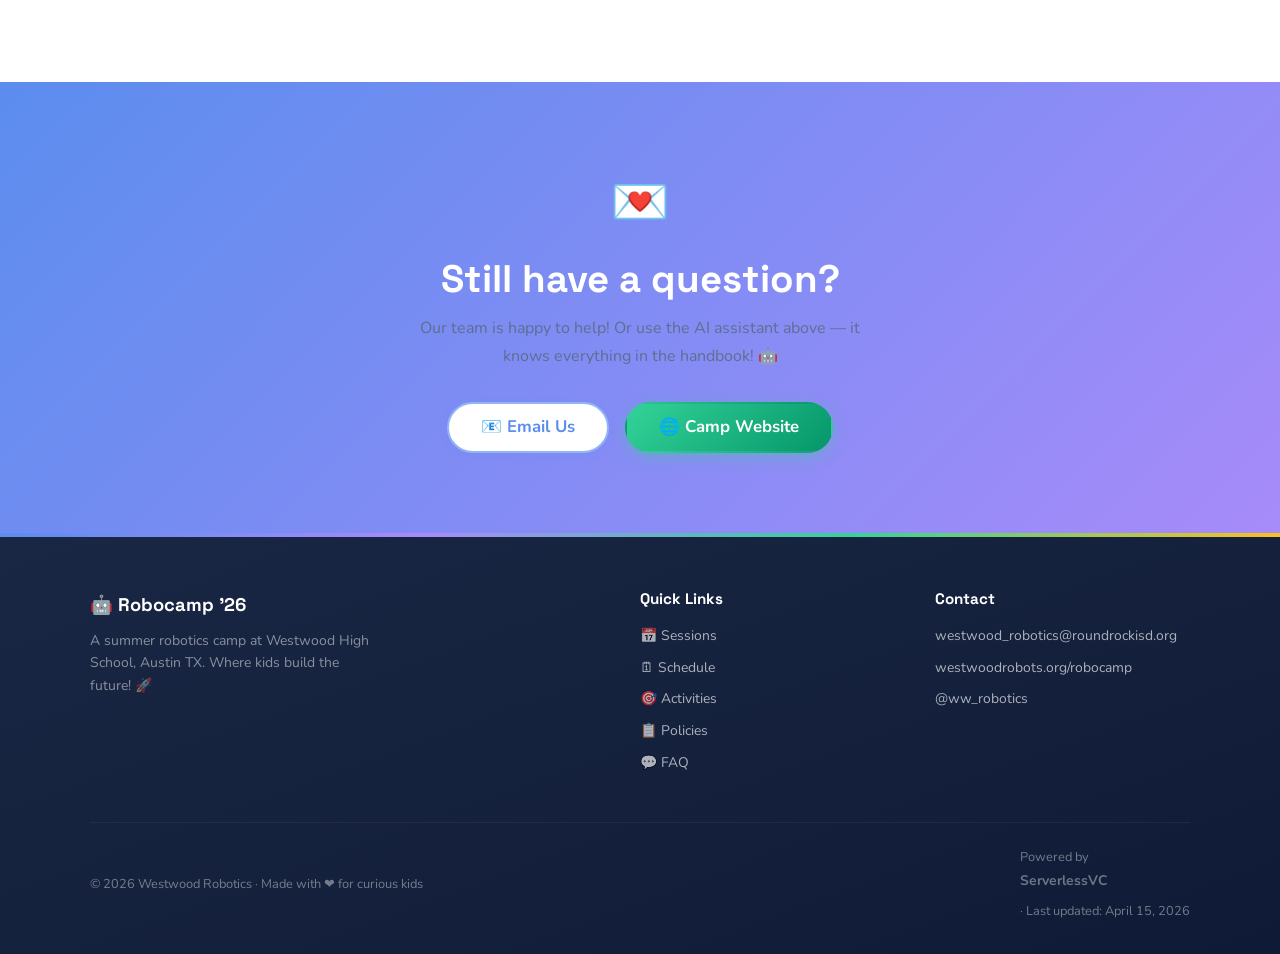
<file: faq.html>
<!DOCTYPE html>
<html lang="en">
<head>
  <meta charset="UTF-8">
  <meta name="viewport" content="width=device-width, initial-scale=1.0">
  <title>FAQ & AI Assistant — Robocamp 2026</title>
  <link rel="stylesheet" href="css/style.css">
  <style>
    /* Inline chat on FAQ page */
    .inline-chat {
      background: var(--surface);
      border-radius: var(--r-xl);
      border: 2px solid var(--blue-light);
      overflow: hidden;
      box-shadow: var(--shadow-lg);
      max-width: 700px;
      margin: 0 auto 3rem;
    }
    .inline-chat-header {
      background: linear-gradient(135deg, var(--blue), var(--purple));
      color: #fff;
      padding: 1.25rem 1.5rem;
      display: flex;
      align-items: center;
      gap: .75rem;
    }
    .inline-chat-avatar {
      width: 48px; height: 48px;
      border-radius: 50%;
      background: rgba(255,255,255,.2);
      display: flex; align-items: center; justify-content: center;
      font-size: 1.5rem;
      border: 2px solid rgba(255,255,255,.35);
      flex-shrink: 0;
    }
    .status-dot { width: 8px; height: 8px; border-radius: 50%; background: var(--mint); display: inline-block; margin-right: 4px; animation: pulse 2s infinite; }
    .inline-chat-messages {
      padding: 1.25rem;
      display: flex;
      flex-direction: column;
      gap: .75rem;
      min-height: 260px;
      max-height: 440px;
      overflow-y: auto;
      background: var(--surface-alt);
    }
    .inline-chat-messages::-webkit-scrollbar { width: 4px; }
    .inline-chat-messages::-webkit-scrollbar-thumb { background: var(--border); border-radius: 2px; }
    .inline-quick-chips {
      display: flex;
      flex-wrap: wrap;
      gap: .5rem;
      padding: .85rem 1.25rem;
      background: var(--surface);
      border-top: 1.5px solid var(--border-soft);
    }
    .inline-chat-input-area {
      border-top: 1.5px solid var(--border-soft);
      padding: 1rem 1.25rem;
      display: flex;
      gap: .5rem;
      background: var(--surface);
    }
    #inline-chat-input {
      flex: 1;
      border: 1.5px solid var(--border);
      border-radius: var(--r-md);
      padding: .7rem 1rem;
      font-size: .9rem;
      font-family: var(--font-body);
      outline: none;
      background: var(--surface-alt);
      transition: border-color .2s, box-shadow .2s;
    }
    #inline-chat-input:focus { border-color: var(--blue); box-shadow: 0 0 0 3px rgba(91,141,238,.15); }
    #inline-chat-send {
      background: linear-gradient(135deg, var(--blue), var(--purple));
      color: #fff;
      border: none;
      border-radius: var(--r-md);
      padding: .7rem 1.25rem;
      font-weight: 700;
      font-size: .9rem;
      cursor: pointer;
      transition: all .2s;
      font-family: var(--font-body);
      white-space: nowrap;
      box-shadow: 0 3px 10px rgba(91,141,238,.3);
    }
    #inline-chat-send:hover { transform: translateY(-1px); box-shadow: 0 5px 16px rgba(91,141,238,.4); }
    .faq-section-title {
      font-size: .88rem;
      font-weight: 800;
      text-transform: uppercase;
      letter-spacing: .08em;
      color: var(--blue);
      background: var(--blue-pale);
      padding: .5rem 1rem;
      border-radius: var(--r-pill);
      display: inline-block;
      margin: 2rem 0 1rem;
    }
  </style>
</head>
<body class="page-top">

<nav class="navbar">
  <div class="container">
    <a href="index.html" class="nav-brand">
      <div class="brand-badge"><svg width="22" height="22" viewBox="0 0 22 22" fill="none"><rect x="3" y="8" width="16" height="11" rx="3" fill="white" opacity=".9"/><circle cx="8" cy="13.5" r="1.8" fill="#a78bfa"/><circle cx="14" cy="13.5" r="1.8" fill="#a78bfa"/><rect x="8" y="4" width="2" height="5" rx="1" fill="white" opacity=".9"/><rect x="12" y="4" width="2" height="5" rx="1" fill="white" opacity=".9"/><rect x="1" y="12" width="3" height="2.5" rx="1" fill="white" opacity=".8"/><rect x="18" y="12" width="3" height="2.5" rx="1" fill="white" opacity=".8"/></svg></div>
      <div class="brand-text">Robocamp '26<span class="brand-sub">Westwood Robotics</span></div>
    </a>
    <div class="nav-links">
      <a href="index.html">🏠 Home</a>
      <a href="sessions.html">📅 Sessions</a>
      <a href="schedule.html">🗓 Schedule</a>
      <a href="activities.html">🎯 Activities</a>
      <a href="policies.html">📋 Policies</a>
      <a href="faq.html" class="active">💬 FAQ</a>
      <a href="https://westwoodrobots.org/robocamp" target="_blank" class="nav-cta">✨ Register Now</a>
    </div>
    <button class="hamburger" aria-label="Open menu"><span></span><span></span><span></span></button>
  </div>
</nav>
<div class="mobile-nav">
  <a href="index.html">🏠 Home</a>
  <a href="sessions.html">📅 Sessions & Dates</a>
  <a href="schedule.html">🗓 Daily Schedule</a>
  <a href="activities.html">🎯 Activities</a>
  <a href="policies.html">📋 Policies & Rules</a>
  <a href="faq.html">💬 FAQ & AI Chat</a>
  <a href="https://westwoodrobots.org/robocamp" target="_blank" class="nav-cta">✨ Register Now →</a>
</div>

<div class="page-hero">
  <div class="container">
    <span class="section-label">🤖 AI-Powered Help</span>
    <h1>FAQ & AI Assistant</h1>
    <p>Get instant answers about Robocamp 2026! Type any question — our AI assistant knows the whole handbook.</p>
  </div>
</div>

<!-- INLINE AI CHAT -->
<section class="section gradient-section-blue">
  <div class="container">
    <div class="section-header">
      <span class="section-label">💬 Ask Anything!</span>
      <h2>🤖 Robocamp AI Assistant</h2>
      <p>Powered by the 2026 Robocamp Handbook — ask any question and get an instant answer!</p>
    </div>

    <div class="inline-chat">
      <div class="inline-chat-header">
        <div class="inline-chat-avatar">🤖</div>
        <div>
          <div style="font-family:var(--font-heading);font-weight:700;font-size:1.05rem;">Robocamp Helper</div>
          <div style="font-size:.8rem;opacity:.8;"><span class="status-dot"></span>Online — Ready to help!</div>
        </div>
      </div>
      <div class="inline-chat-messages" id="inline-messages">
        <div class="chat-typing" id="inline-typing">
          <div class="chat-msg-bubble"><div class="dot"></div><div class="dot"></div><div class="dot"></div></div>
        </div>
      </div>
      <div class="inline-quick-chips" id="inline-chips">
        <button class="chip" onclick="inlineAsk('When is camp?')">📅 When is camp?</button>
        <button class="chip" onclick="inlineAsk('How much does it cost?')">💰 How much does it cost?</button>
        <button class="chip" onclick="inlineAsk('What should my child bring?')">🎒 What to bring?</button>
        <button class="chip" onclick="inlineAsk('What activities are there?')">🎯 What activities?</button>
        <button class="chip" onclick="inlineAsk('Where is camp held?')">📍 Where is camp?</button>
        <button class="chip" onclick="inlineAsk('What is the medical policy?')">🏥 Medical policy?</button>
        <button class="chip" onclick="inlineAsk('Is there a splash day?')">💦 Splash Day?</button>
        <button class="chip" onclick="inlineAsk('How do I register?')">📝 How to register?</button>
      </div>
      <div class="inline-chat-input-area">
        <input type="text" id="inline-chat-input" placeholder="Type your question here… e.g. 'What should my child wear?'" autocomplete="off">
        <button id="inline-chat-send" onclick="inlineSend()">Ask 🤖</button>
      </div>
    </div>
  </div>
</section>

<!-- FAQ ACCORDION -->
<section class="section" style="background:#fff;">
  <div class="container">
    <div class="section-header">
      <span class="section-label">❓ Common Questions</span>
      <h2>Frequently Asked Questions</h2>
    </div>

    <div style="max-width:780px;margin:0 auto;">

      <div class="faq-section-title">📅 Dates & Registration</div>
      <div class="faq-item">
        <div class="faq-question">When are the 2026 Robocamp sessions?<svg class="faq-chevron" width="20" height="20" viewBox="0 0 20 20" fill="none"><path d="M5 8l5 5 5-5" stroke="currentColor" stroke-width="2" stroke-linecap="round"/></svg></div>
        <div class="faq-answer">Three sessions in 2026:<br><br>🟦 <strong>Elementary Session 1:</strong> June 1–4, 2026<br>🟣 <strong>Middle School (6th–8th):</strong> June 15–18, 2026<br>🟩 <strong>Elementary Session 2:</strong> July 13–16, 2026<br><br>All sessions run Monday–Thursday, 9:00 am – 5:00 pm.</div>
      </div>
      <div class="faq-item">
        <div class="faq-question">How do I register my child?<svg class="faq-chevron" width="20" height="20" viewBox="0 0 20 20" fill="none"><path d="M5 8l5 5 5-5" stroke="currentColor" stroke-width="2" stroke-linecap="round"/></svg></div>
        <div class="faq-answer">Register at <strong><a href="https://westwoodrobots.org/robocamp" target="_blank">westwoodrobots.org/robocamp</a></strong> and pay at <strong><a href="https://rrisdpay.com" target="_blank">rrisdpay.com</a></strong> → High Schools → Westwood → Robotics Club. Spots are first-come, first-served! A 3% processing fee applies.</div>
      </div>
      <div class="faq-item">
        <div class="faq-question">What is the payment deadline?<svg class="faq-chevron" width="20" height="20" viewBox="0 0 20 20" fill="none"><path d="M5 8l5 5 5-5" stroke="currentColor" stroke-width="2" stroke-linecap="round"/></svg></div>
        <div class="faq-answer">Payment deadline is <strong>Monday, June 1st</strong>. Register early — spots fill up fast! Join the waitlist if a session is full.</div>
      </div>

      <div class="faq-section-title">💰 Cost & Lunch</div>
      <div class="faq-item">
        <div class="faq-question">How much does Robocamp cost?<svg class="faq-chevron" width="20" height="20" viewBox="0 0 20 20" fill="none"><path d="M5 8l5 5 5-5" stroke="currentColor" stroke-width="2" stroke-linecap="round"/></svg></div>
        <div class="faq-answer">💰 <strong>$325</strong> — without lunch (bring your own)<br>🍕 <strong>$350</strong> — with daily Domino's Pizza lunch<br><br>A 3% processing fee is added. Snacks are included for ALL campers!</div>
      </div>
      <div class="faq-item">
        <div class="faq-question">Is lunch provided?<svg class="faq-chevron" width="20" height="20" viewBox="0 0 20 20" fill="none"><path d="M5 8l5 5 5-5" stroke="currentColor" stroke-width="2" stroke-linecap="round"/></svg></div>
        <div class="faq-answer">If you choose the $350 option, <strong>Domino's Pizza is provided daily for lunch.</strong> With the $325 option, campers bring their own lunch. Either way, morning and afternoon snacks are provided by the camp!</div>
      </div>

      <div class="faq-section-title">🎒 What to Bring</div>
      <div class="faq-item">
        <div class="faq-question">What should my child bring each day?<svg class="faq-chevron" width="20" height="20" viewBox="0 0 20 20" fill="none"><path d="M5 8l5 5 5-5" stroke="currentColor" stroke-width="2" stroke-linecap="round"/></svg></div>
        <div class="faq-answer">
          ✅ Reusable water bottle<br>
          ✅ Extra snacks<br>
          ✅ Lunch (if not opting for pizza)<br>
          ✅ <strong>Closed-toed shoes</strong> (REQUIRED — no sandals!)<br>
          ✅ Sunscreen (pre-applied + extra)<br>
          ✅ Backpack<br>
          ✅ Swim clothes for Thursday Splash Day 💦<br>
          ✅ Positive attitude! 😊<br><br>
          Camp provides: safety goggles, computers, activity materials, and snacks!
        </div>
      </div>
      <div class="faq-item">
        <div class="faq-question">Does my child need to wear specific shoes?<svg class="faq-chevron" width="20" height="20" viewBox="0 0 20 20" fill="none"><path d="M5 8l5 5 5-5" stroke="currentColor" stroke-width="2" stroke-linecap="round"/></svg></div>
        <div class="faq-answer"><strong>Yes — closed-toed shoes are required every day!</strong> No sandals, flip-flops, or open-toed shoes in the Makerspace. Plan accordingly!</div>
      </div>
      <div class="faq-item">
        <div class="faq-question">Is there a water/Splash Day?<svg class="faq-chevron" width="20" height="20" viewBox="0 0 20 20" fill="none"><path d="M5 8l5 5 5-5" stroke="currentColor" stroke-width="2" stroke-linecap="round"/></svg></div>
        <div class="faq-answer">Yes! 💦 <strong>Thursday is Splash Day</strong> for both elementary and middle school programs. Pack swim clothes for your child to change into. Water activities happen in the morning — it's a fan favorite!</div>
      </div>

      <div class="faq-section-title">🏥 Health & Medical</div>
      <div class="faq-item">
        <div class="faq-question">Is there a nurse on campus?<svg class="faq-chevron" width="20" height="20" viewBox="0 0 20 20" fill="none"><path d="M5 8l5 5 5-5" stroke="currentColor" stroke-width="2" stroke-linecap="round"/></svg></div>
        <div class="faq-answer"><strong>No — there is no nurse on campus.</strong> Camp staff cannot administer medication. If your child needs medicine during the day, a parent or guardian must come to campus to give it. Please disclose all allergies and medical conditions during registration.</div>
      </div>
      <div class="faq-item">
        <div class="faq-question">Can staff give my child their medication?<svg class="faq-chevron" width="20" height="20" viewBox="0 0 20 20" fill="none"><path d="M5 8l5 5 5-5" stroke="currentColor" stroke-width="2" stroke-linecap="round"/></svg></div>
        <div class="faq-answer"><strong>No</strong> — staff will NOT administer any medication (including EpiPens, inhalers, or daily meds) except in a life-threatening emergency. A parent or guardian must come to campus to administer medication.</div>
      </div>
      <div class="faq-item">
        <div class="faq-question">My child has a food allergy — what do I do?<svg class="faq-chevron" width="20" height="20" viewBox="0 0 20 20" fill="none"><path d="M5 8l5 5 5-5" stroke="currentColor" stroke-width="2" stroke-linecap="round"/></svg></div>
        <div class="faq-answer">Disclose all allergies in the registration form. Camp staff use this info to take appropriate precautions. For specific concerns, email <a href="mailto:westwood_robotics@roundrockisd.org">westwood_robotics@roundrockisd.org</a> before camp starts.</div>
      </div>

      <div class="faq-section-title">📋 Rules & Policies</div>
      <div class="faq-item">
        <div class="faq-question">What happens if my child misbehaves?<svg class="faq-chevron" width="20" height="20" viewBox="0 0 20 20" fill="none"><path d="M5 8l5 5 5-5" stroke="currentColor" stroke-width="2" stroke-linecap="round"/></svg></div>
        <div class="faq-answer">Consequences escalate:<br><br>1️⃣ Temporary removal and separation from the group<br>2️⃣ Sent home for the day (parents notified, school admin notified)<br>3️⃣ Suspended from camp for the week — <strong>no refund issued</strong><br><br>For illegal acts, police may be notified.</div>
      </div>
      <div class="faq-item">
        <div class="faq-question">Will my child use power tools?<svg class="faq-chevron" width="20" height="20" viewBox="0 0 20 20" fill="none"><path d="M5 8l5 5 5-5" stroke="currentColor" stroke-width="2" stroke-linecap="round"/></svg></div>
        <div class="faq-answer"><strong>No — all power tools are completely off-limits!</strong> Heavy machinery is taped off. Robot-building uses "no cut" methods only. Safety goggles are provided when needed.</div>
      </div>
      <div class="faq-item">
        <div class="faq-question">Will photos of my child be published?<svg class="faq-chevron" width="20" height="20" viewBox="0 0 20 20" fill="none"><path d="M5 8l5 5 5-5" stroke="currentColor" stroke-width="2" stroke-linecap="round"/></svg></div>
        <div class="faq-answer">Yes — by participating, parents agree to allow photos to be published and used by Westwood Robotics (social media, website, etc.). This is included in the registration waiver.</div>
      </div>
      <div class="faq-item">
        <div class="faq-question">Can the schedule change?<svg class="faq-chevron" width="20" height="20" viewBox="0 0 20 20" fill="none"><path d="M5 8l5 5 5-5" stroke="currentColor" stroke-width="2" stroke-linecap="round"/></svg></div>
        <div class="faq-answer">Yes — the schedule can change at any time without notice. The Robocamp team are problem-solvers who will adapt as needed to keep camp safe and fun! 🛠️</div>
      </div>

      <div class="faq-section-title">📍 Location & Drop-off</div>
      <div class="faq-item">
        <div class="faq-question">Where is camp held?<svg class="faq-chevron" width="20" height="20" viewBox="0 0 20 20" fill="none"><path d="M5 8l5 5 5-5" stroke="currentColor" stroke-width="2" stroke-linecap="round"/></svg></div>
        <div class="faq-answer">📍 <strong>Westwood High School — Makerspace, Room C1307</strong><br>12400 Mellow Meadow Dr, Austin, TX 78750<br><br>Drop-off and pick-up at the <strong>Main Entrance</strong> (blue circle on campus map).</div>
      </div>
      <div class="faq-item">
        <div class="faq-question">What time is drop-off and pick-up?<svg class="faq-chevron" width="20" height="20" viewBox="0 0 20 20" fill="none"><path d="M5 8l5 5 5-5" stroke="currentColor" stroke-width="2" stroke-linecap="round"/></svg></div>
        <div class="faq-answer">🌅 <strong>Drop-off: 9:00 am</strong> · 🌆 <strong>Pick-up: 5:00 pm</strong><br><br>Both at the Main Entrance. Please be on time for pick-up — counselors are available until ~5:15 pm.</div>
      </div>

    </div>
  </div>
</section>

<!-- STILL HAVE QUESTIONS -->
<section class="section" style="background:linear-gradient(135deg,var(--blue),var(--purple));color:#fff;text-align:center;">
  <div class="container">
    <div style="font-size:3rem;margin-bottom:.75rem;">💌</div>
    <h2 style="color:#fff;margin-bottom:.75rem;">Still have a question?</h2>
    <p style="opacity:.88;max-width:480px;margin:0 auto 2rem;">Our team is happy to help! Or use the AI assistant above — it knows everything in the handbook! 🤖</p>
    <div style="display:flex;gap:1rem;justify-content:center;flex-wrap:wrap;">
      <a href="mailto:westwood_robotics@roundrockisd.org" class="btn btn-outline btn-lg">📧 Email Us</a>
      <a href="https://westwoodrobots.org/robocamp" target="_blank" class="btn btn-mint btn-lg">🌐 Camp Website</a>
    </div>
  </div>
</section>

<!-- FOOTER -->
<footer class="footer">
  <div class="container">
    <div class="footer-grid">
      <div><div class="footer-brand">🤖 Robocamp '26</div><div class="footer-desc">A summer robotics camp at Westwood High School, Austin TX. Where kids build the future! 🚀</div></div>
      <div><h4>Quick Links</h4><a href="sessions.html">📅 Sessions</a><a href="schedule.html">🗓 Schedule</a><a href="activities.html">🎯 Activities</a><a href="policies.html">📋 Policies</a><a href="faq.html">💬 FAQ</a></div>
      <div><h4>Contact</h4><a href="mailto:westwood_robotics@roundrockisd.org">westwood_robotics@roundrockisd.org</a><a href="https://westwoodrobots.org/robocamp" target="_blank">westwoodrobots.org/robocamp</a><a href="https://instagram.com/ww_robotics" target="_blank">@ww_robotics</a></div>
    </div>
    <div class="footer-bottom"><span>© 2026 Westwood Robotics · Made with ❤️ for curious kids</span><span>Powered by <a href="https://serverlessvc.com" target="_blank" style="color:rgba(255,255,255,.7);text-decoration:none;font-weight:700;">ServerlessVC</a> · Last updated: April 15, 2026</span></div>
  </div>
</footer>

<!-- Floating chat hidden on FAQ page (inline version is present) -->
<button id="chat-fab" style="display:none;" aria-label="Chat">🤖</button>
<div id="chat-window" style="display:none;"></div>

<script src="js/main.js"></script>
<script src="js/chat.js"></script>
<script>
// ===== INLINE CHAT (FAQ Page) =====
const inlineMsgs   = document.getElementById('inline-messages');
const inlineTyping = document.getElementById('inline-typing');
const inlineInput  = document.getElementById('inline-chat-input');

function inlineAddBot(html) {
  const d = document.createElement('div');
  d.className = 'chat-msg bot';
  d.innerHTML = `<div class="chat-msg-bubble">${html}</div>`;
  inlineMsgs.insertBefore(d, inlineTyping);
  inlineMsgs.scrollTop = inlineMsgs.scrollHeight;
}
function inlineAddUser(text) {
  const d = document.createElement('div');
  d.className = 'chat-msg user';
  d.innerHTML = `<div class="chat-msg-bubble">${text.replace(/&/g,'&amp;').replace(/</g,'&lt;').replace(/>/g,'&gt;')}</div>`;
  inlineMsgs.insertBefore(d, inlineTyping);
  inlineMsgs.scrollTop = inlineMsgs.scrollHeight;
}
function showInlineTyping()  { inlineTyping.classList.add('visible');    inlineMsgs.scrollTop = inlineMsgs.scrollHeight; }
function hideInlineTyping()  { inlineTyping.classList.remove('visible'); }

function inlineAsk(question) {
  inlineAddUser(question);
  showInlineTyping();
  const chips = document.getElementById('inline-chips');
  if (chips) chips.style.display = 'none';
  setTimeout(() => {
    hideInlineTyping();
    inlineAddBot(findAnswer(question));
  }, 700 + Math.random() * 300);
}

function inlineSend() {
  const text = inlineInput.value.trim();
  if (!text) return;
  inlineInput.value = '';
  inlineAsk(text);
}

inlineInput?.addEventListener('keydown', e => {
  if (e.key === 'Enter') { e.preventDefault(); inlineSend(); }
});

window.addEventListener('DOMContentLoaded', () => {
  setTimeout(() => {
    inlineAddBot(`👋 Hi! I'm the <strong>Robocamp 2026 AI Assistant</strong> — I know everything in the camp handbook!<br><br>Ask me about <strong>dates</strong>, <strong>cost</strong>, <strong>activities</strong>, <strong>what to bring</strong>, <strong>rules</strong>, or anything else. Or click a question below to get started! 🤖`);
  }, 400);
});
</script>
</body>
</html>
</file>
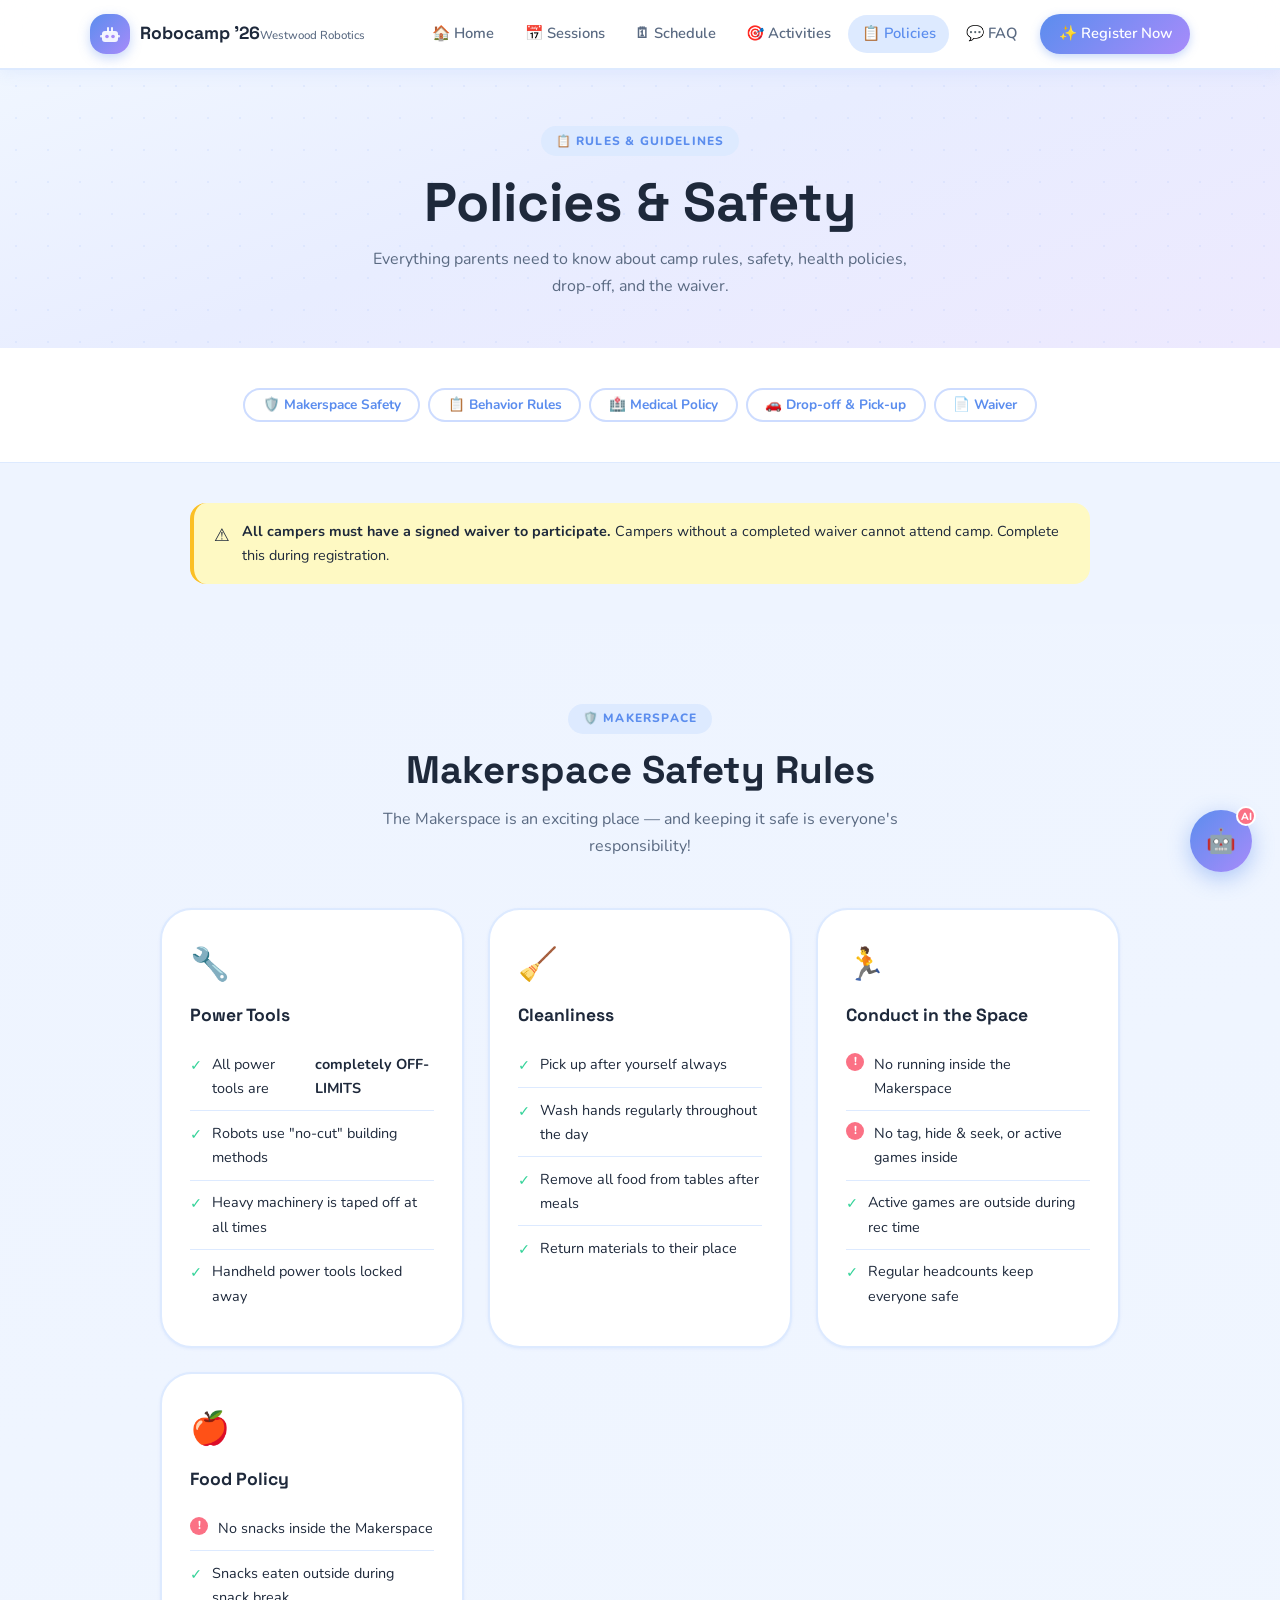
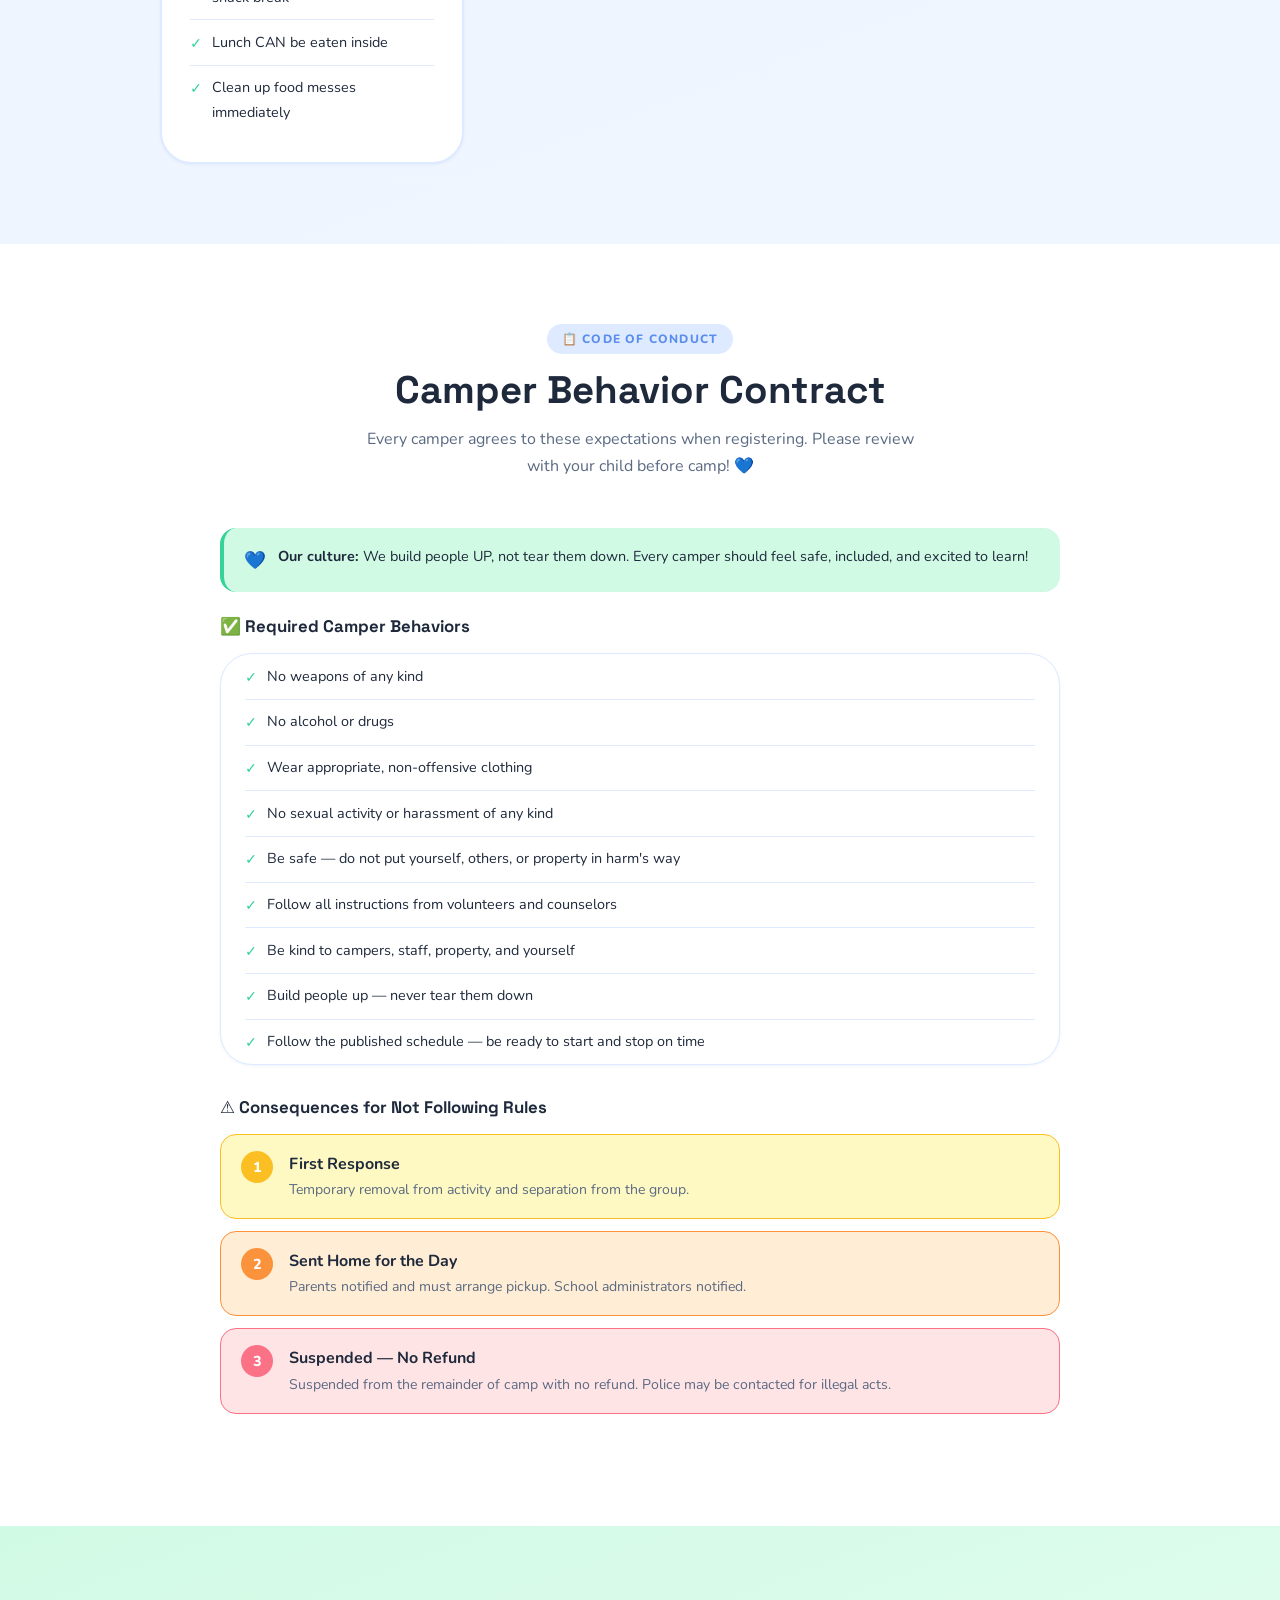
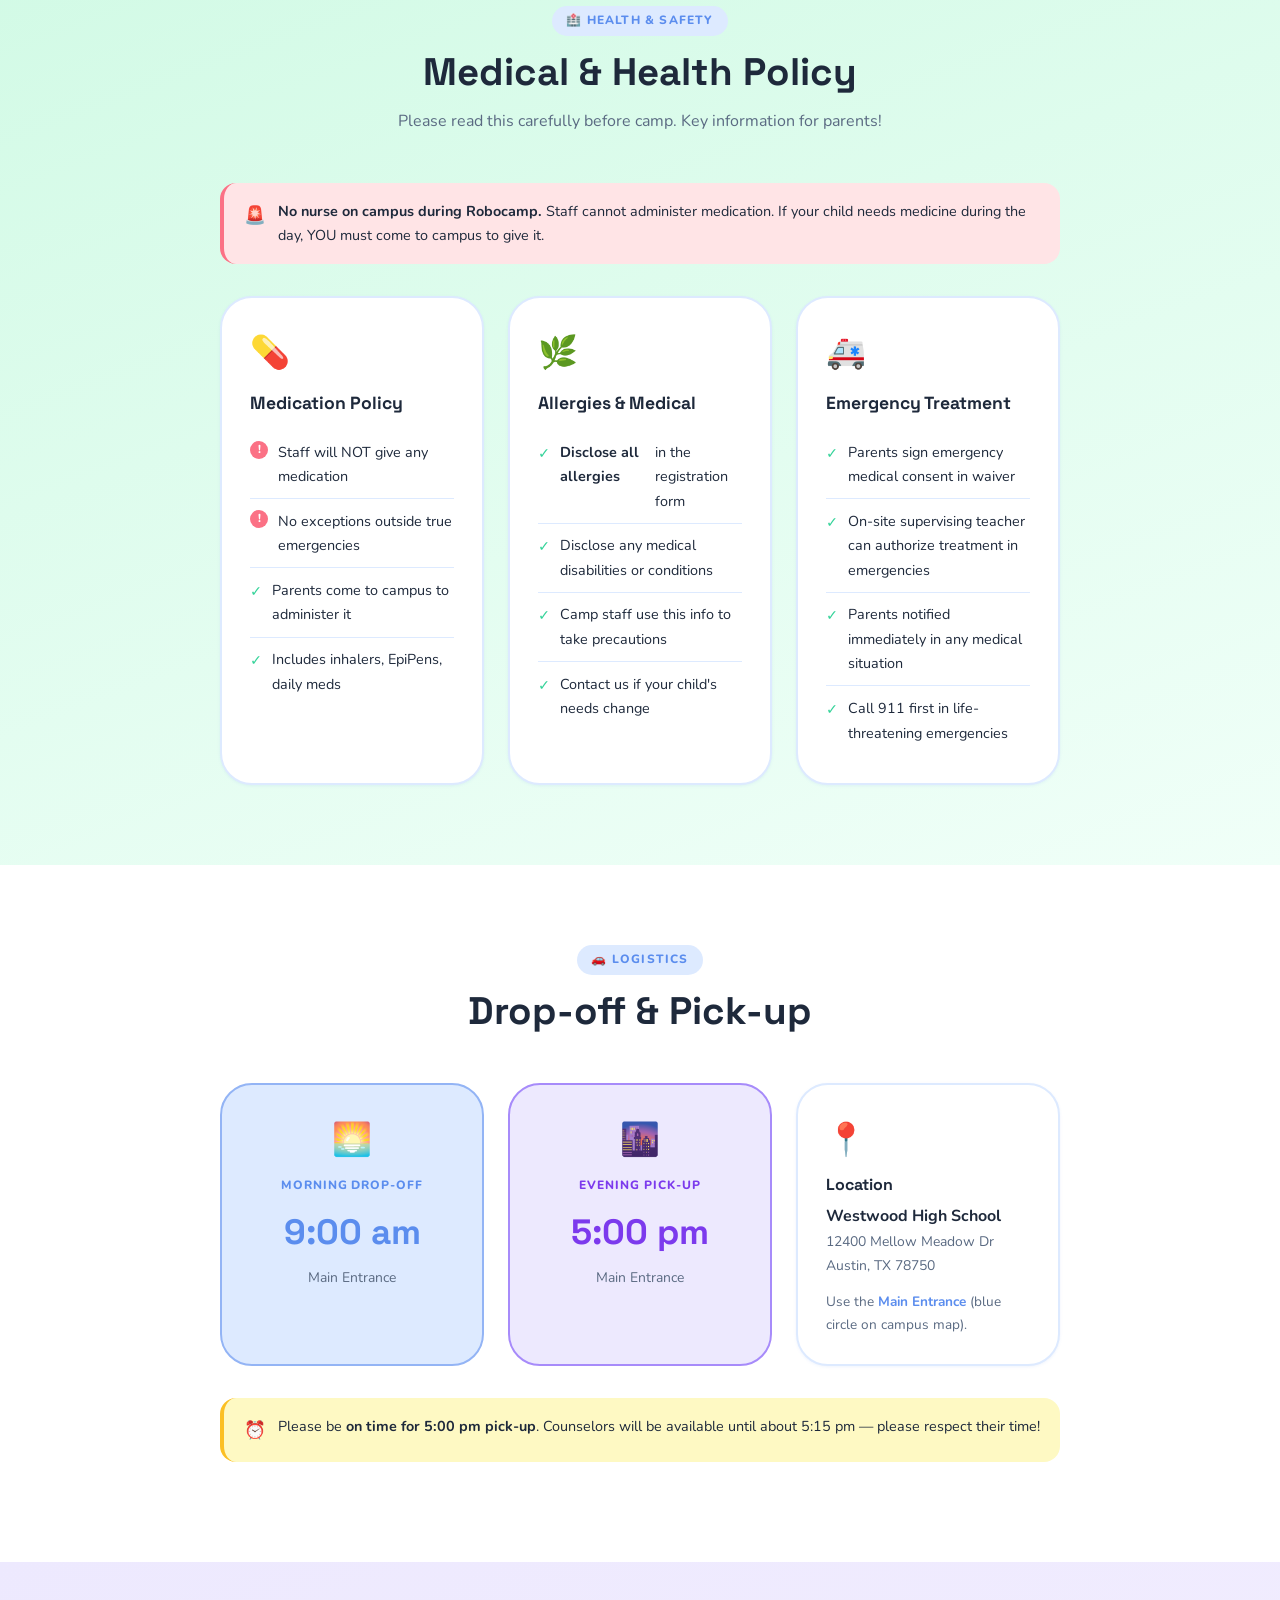
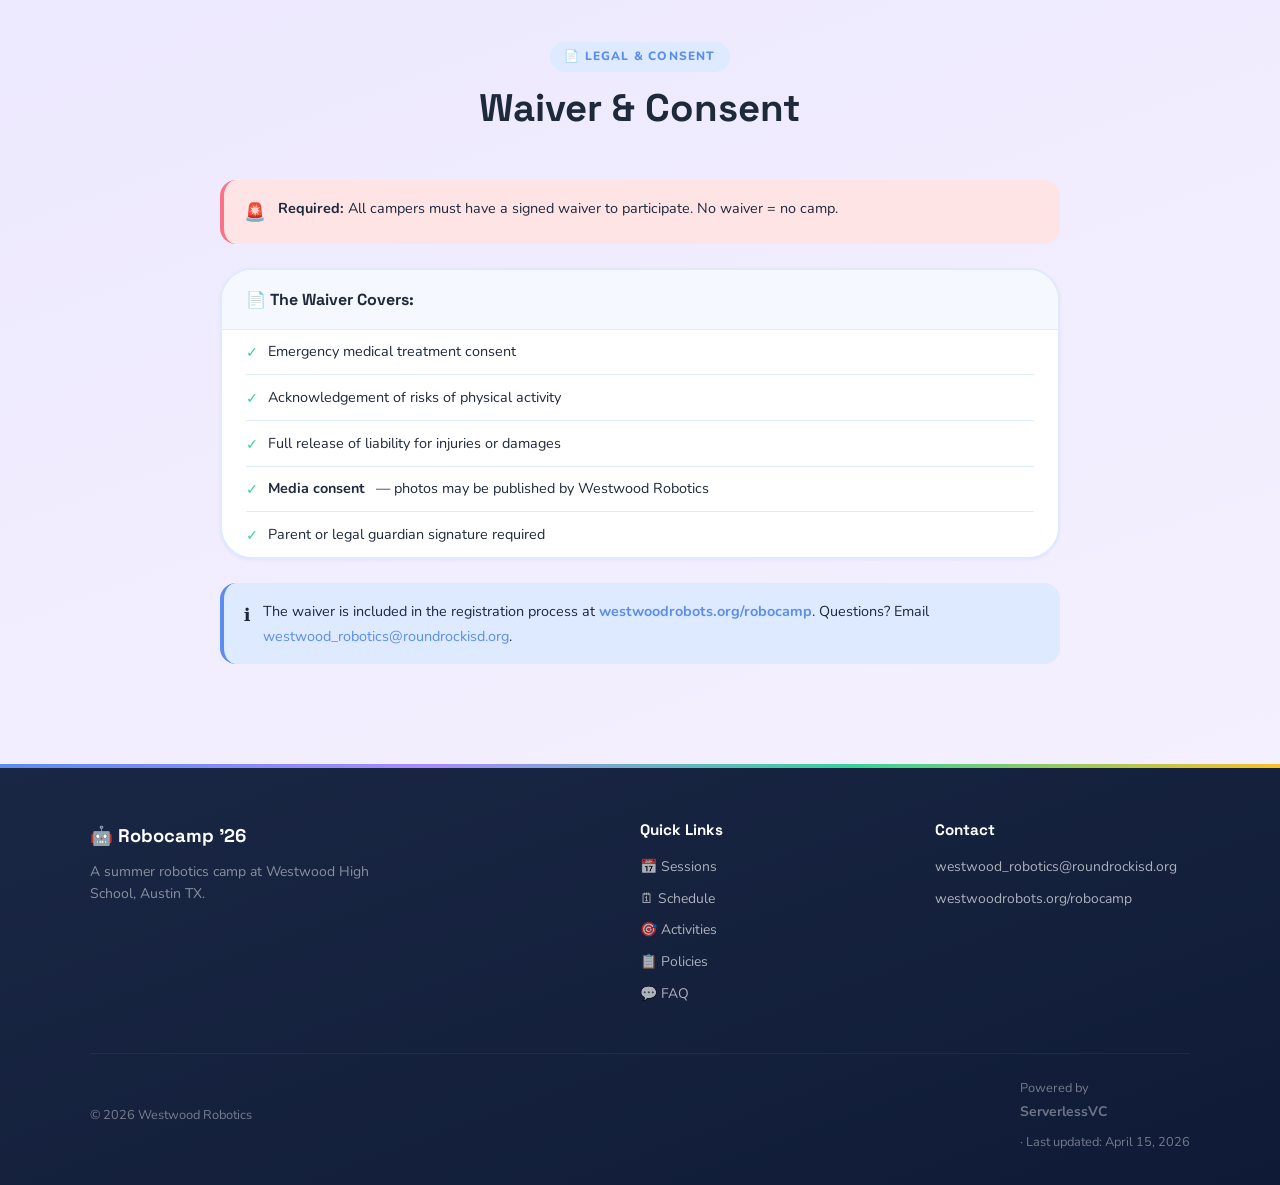
<file: policies.html>
<!DOCTYPE html>
<html lang="en">
<head>
  <meta charset="UTF-8">
  <meta name="viewport" content="width=device-width, initial-scale=1.0">
  <title>Policies & Rules — Robocamp 2026</title>
  <link rel="stylesheet" href="css/style.css">
</head>
<body class="page-top">

<nav class="navbar">
  <div class="container">
    <a href="index.html" class="nav-brand">
      <div class="brand-badge"><svg width="22" height="22" viewBox="0 0 22 22" fill="none"><rect x="3" y="8" width="16" height="11" rx="3" fill="white" opacity=".9"/><circle cx="8" cy="13.5" r="1.8" fill="#a78bfa"/><circle cx="14" cy="13.5" r="1.8" fill="#a78bfa"/><rect x="8" y="4" width="2" height="5" rx="1" fill="white" opacity=".9"/><rect x="12" y="4" width="2" height="5" rx="1" fill="white" opacity=".9"/><rect x="1" y="12" width="3" height="2.5" rx="1" fill="white" opacity=".8"/><rect x="18" y="12" width="3" height="2.5" rx="1" fill="white" opacity=".8"/></svg></div>
      <div class="brand-text">Robocamp '26<span class="brand-sub">Westwood Robotics</span></div>
    </a>
    <div class="nav-links">
      <a href="index.html">🏠 Home</a>
      <a href="sessions.html">📅 Sessions</a>
      <a href="schedule.html">🗓 Schedule</a>
      <a href="activities.html">🎯 Activities</a>
      <a href="policies.html" class="active">📋 Policies</a>
      <a href="faq.html">💬 FAQ</a>
      <a href="https://westwoodrobots.org/robocamp" target="_blank" class="nav-cta">✨ Register Now</a>
    </div>
    <button class="hamburger" aria-label="Open menu"><span></span><span></span><span></span></button>
  </div>
</nav>
<div class="mobile-nav">
  <a href="index.html">🏠 Home</a>
  <a href="sessions.html">📅 Sessions & Dates</a>
  <a href="schedule.html">🗓 Daily Schedule</a>
  <a href="activities.html">🎯 Activities</a>
  <a href="policies.html">📋 Policies & Rules</a>
  <a href="faq.html">💬 FAQ & AI Chat</a>
  <a href="https://westwoodrobots.org/robocamp" target="_blank" class="nav-cta">✨ Register Now →</a>
</div>

<div class="page-hero">
  <div class="container">
    <span class="section-label">📋 Rules & Guidelines</span>
    <h1>Policies & Safety</h1>
    <p>Everything parents need to know about camp rules, safety, health policies, drop-off, and the waiver.</p>
  </div>
</div>

<!-- JUMP LINKS -->
<section class="section-sm" style="background:#fff;border-bottom:1.5px solid var(--border-soft);">
  <div class="container">
    <div style="display:flex;gap:.5rem;flex-wrap:wrap;justify-content:center;">
      <a href="#safety"   class="btn btn-ghost btn-sm">🛡️ Makerspace Safety</a>
      <a href="#behavior" class="btn btn-ghost btn-sm">📋 Behavior Rules</a>
      <a href="#medical"  class="btn btn-ghost btn-sm">🏥 Medical Policy</a>
      <a href="#dropoff"  class="btn btn-ghost btn-sm">🚗 Drop-off & Pick-up</a>
      <a href="#waiver"   class="btn btn-ghost btn-sm">📄 Waiver</a>
    </div>
  </div>
</section>

<!-- IMPORTANT NOTICE -->
<section class="section-sm" style="background:var(--bg);">
  <div class="container">
    <div class="notice notice-warn" style="max-width:900px;margin:0 auto;">
      <div class="notice-icon">⚠️</div>
      <p><strong>All campers must have a signed waiver to participate.</strong> Campers without a completed waiver cannot attend camp. Complete this during registration.</p>
    </div>
  </div>
</section>

<!-- MAKERSPACE SAFETY -->
<section class="section gradient-section-blue" id="safety">
  <div class="container">
    <div class="section-header">
      <span class="section-label">🛡️ Makerspace</span>
      <h2>Makerspace Safety Rules</h2>
      <p>The Makerspace is an exciting place — and keeping it safe is everyone's responsibility!</p>
    </div>
    <div style="max-width:960px;margin:0 auto;display:grid;grid-template-columns:repeat(auto-fit,minmax(260px,1fr));gap:1.5rem;">

      <div style="background:var(--surface);border-radius:var(--r-xl);border:2px solid var(--border-soft);padding:1.75rem;box-shadow:var(--shadow-xs);">
        <div style="font-size:2rem;margin-bottom:.75rem;">🔧</div>
        <h3 style="margin-bottom:1rem;font-size:1.1rem;">Power Tools</h3>
        <ul class="policy-list">
          <li>All power tools are <strong>completely OFF-LIMITS</strong></li>
          <li>Robots use "no-cut" building methods</li>
          <li>Heavy machinery is taped off at all times</li>
          <li>Handheld power tools locked away</li>
        </ul>
      </div>

      <div style="background:var(--surface);border-radius:var(--r-xl);border:2px solid var(--border-soft);padding:1.75rem;box-shadow:var(--shadow-xs);">
        <div style="font-size:2rem;margin-bottom:.75rem;">🧹</div>
        <h3 style="margin-bottom:1rem;font-size:1.1rem;">Cleanliness</h3>
        <ul class="policy-list">
          <li>Pick up after yourself always</li>
          <li>Wash hands regularly throughout the day</li>
          <li>Remove all food from tables after meals</li>
          <li>Return materials to their place</li>
        </ul>
      </div>

      <div style="background:var(--surface);border-radius:var(--r-xl);border:2px solid var(--border-soft);padding:1.75rem;box-shadow:var(--shadow-xs);">
        <div style="font-size:2rem;margin-bottom:.75rem;">🏃</div>
        <h3 style="margin-bottom:1rem;font-size:1.1rem;">Conduct in the Space</h3>
        <ul class="policy-list">
          <li class="warn">No running inside the Makerspace</li>
          <li class="warn">No tag, hide & seek, or active games inside</li>
          <li>Active games are outside during rec time</li>
          <li>Regular headcounts keep everyone safe</li>
        </ul>
      </div>

      <div style="background:var(--surface);border-radius:var(--r-xl);border:2px solid var(--border-soft);padding:1.75rem;box-shadow:var(--shadow-xs);">
        <div style="font-size:2rem;margin-bottom:.75rem;">🍎</div>
        <h3 style="margin-bottom:1rem;font-size:1.1rem;">Food Policy</h3>
        <ul class="policy-list">
          <li class="warn">No snacks inside the Makerspace</li>
          <li>Snacks eaten outside during snack break</li>
          <li>Lunch CAN be eaten inside</li>
          <li>Clean up food messes immediately</li>
        </ul>
      </div>

    </div>
  </div>
</section>

<!-- BEHAVIOR CONTRACT -->
<section class="section" style="background:#fff;" id="behavior">
  <div class="container">
    <div class="section-header">
      <span class="section-label">📋 Code of Conduct</span>
      <h2>Camper Behavior Contract</h2>
      <p>Every camper agrees to these expectations when registering. Please review with your child before camp! 💙</p>
    </div>

    <div style="max-width:840px;margin:0 auto;">
      <div class="notice notice-success mb-3">
        <div class="notice-icon">💙</div>
        <p><strong>Our culture:</strong> We build people UP, not tear them down. Every camper should feel safe, included, and excited to learn!</p>
      </div>

      <h3 style="margin-bottom:1rem;font-size:1.05rem;color:var(--text);">✅ Required Camper Behaviors</h3>
      <div style="background:var(--surface);border-radius:var(--r-xl);border:1.5px solid var(--border-soft);overflow:hidden;margin-bottom:2rem;box-shadow:var(--shadow-xs);">
        <ul class="policy-list" style="padding:0 1.5rem;">
          <li>No weapons of any kind</li>
          <li>No alcohol or drugs</li>
          <li>Wear appropriate, non-offensive clothing</li>
          <li>No sexual activity or harassment of any kind</li>
          <li>Be safe — do not put yourself, others, or property in harm's way</li>
          <li>Follow all instructions from volunteers and counselors</li>
          <li>Be kind to campers, staff, property, and yourself</li>
          <li>Build people up — never tear them down</li>
          <li>Follow the published schedule — be ready to start and stop on time</li>
        </ul>
      </div>

      <h3 style="margin-bottom:1rem;font-size:1.05rem;color:var(--text);">⚠️ Consequences for Not Following Rules</h3>
      <div style="display:flex;flex-direction:column;gap:.75rem;margin-bottom:2rem;">
        <div style="display:flex;gap:1rem;align-items:flex-start;padding:1rem 1.25rem;background:var(--yellow-pale);border-radius:var(--r-md);border:1.5px solid var(--yellow);">
          <div style="background:var(--yellow);color:#fff;width:32px;height:32px;border-radius:50%;display:flex;align-items:center;justify-content:center;font-weight:800;flex-shrink:0;font-size:.9rem;">1</div>
          <div><div style="font-weight:700;color:var(--text);">First Response</div><div style="font-size:.88rem;color:var(--text-muted);">Temporary removal from activity and separation from the group.</div></div>
        </div>
        <div style="display:flex;gap:1rem;align-items:flex-start;padding:1rem 1.25rem;background:var(--orange-pale);border-radius:var(--r-md);border:1.5px solid var(--orange);">
          <div style="background:var(--orange);color:#fff;width:32px;height:32px;border-radius:50%;display:flex;align-items:center;justify-content:center;font-weight:800;flex-shrink:0;font-size:.9rem;">2</div>
          <div><div style="font-weight:700;color:var(--text);">Sent Home for the Day</div><div style="font-size:.88rem;color:var(--text-muted);">Parents notified and must arrange pickup. School administrators notified.</div></div>
        </div>
        <div style="display:flex;gap:1rem;align-items:flex-start;padding:1rem 1.25rem;background:var(--coral-pale);border-radius:var(--r-md);border:1.5px solid var(--coral);">
          <div style="background:var(--coral);color:#fff;width:32px;height:32px;border-radius:50%;display:flex;align-items:center;justify-content:center;font-weight:800;flex-shrink:0;font-size:.9rem;">3</div>
          <div><div style="font-weight:700;color:var(--text);">Suspended — No Refund</div><div style="font-size:.88rem;color:var(--text-muted);">Suspended from the remainder of camp with no refund. Police may be contacted for illegal acts.</div></div>
        </div>
      </div>
    </div>
  </div>
</section>

<!-- MEDICAL -->
<section class="section gradient-section-mint" id="medical">
  <div class="container">
    <div class="section-header">
      <span class="section-label">🏥 Health & Safety</span>
      <h2>Medical & Health Policy</h2>
      <p>Please read this carefully before camp. Key information for parents!</p>
    </div>

    <div style="max-width:840px;margin:0 auto;">
      <div class="notice notice-danger mb-4">
        <div class="notice-icon">🚨</div>
        <p><strong>No nurse on campus during Robocamp.</strong> Staff cannot administer medication. If your child needs medicine during the day, YOU must come to campus to give it.</p>
      </div>

      <div style="display:grid;grid-template-columns:repeat(auto-fit,minmax(260px,1fr));gap:1.5rem;">
        <div style="background:var(--surface);border-radius:var(--r-xl);border:2px solid var(--border-soft);padding:1.75rem;box-shadow:var(--shadow-xs);">
          <div style="font-size:2rem;margin-bottom:.75rem;">💊</div>
          <h3 style="margin-bottom:1rem;font-size:1.1rem;">Medication Policy</h3>
          <ul class="policy-list">
            <li class="warn">Staff will NOT give any medication</li>
            <li class="warn">No exceptions outside true emergencies</li>
            <li>Parents come to campus to administer it</li>
            <li>Includes inhalers, EpiPens, daily meds</li>
          </ul>
        </div>
        <div style="background:var(--surface);border-radius:var(--r-xl);border:2px solid var(--border-soft);padding:1.75rem;box-shadow:var(--shadow-xs);">
          <div style="font-size:2rem;margin-bottom:.75rem;">🌿</div>
          <h3 style="margin-bottom:1rem;font-size:1.1rem;">Allergies & Medical</h3>
          <ul class="policy-list">
            <li><strong>Disclose all allergies</strong> in the registration form</li>
            <li>Disclose any medical disabilities or conditions</li>
            <li>Camp staff use this info to take precautions</li>
            <li>Contact us if your child's needs change</li>
          </ul>
        </div>
        <div style="background:var(--surface);border-radius:var(--r-xl);border:2px solid var(--border-soft);padding:1.75rem;box-shadow:var(--shadow-xs);">
          <div style="font-size:2rem;margin-bottom:.75rem;">🚑</div>
          <h3 style="margin-bottom:1rem;font-size:1.1rem;">Emergency Treatment</h3>
          <ul class="policy-list">
            <li>Parents sign emergency medical consent in waiver</li>
            <li>On-site supervising teacher can authorize treatment in emergencies</li>
            <li>Parents notified immediately in any medical situation</li>
            <li>Call 911 first in life-threatening emergencies</li>
          </ul>
        </div>
      </div>
    </div>
  </div>
</section>

<!-- DROP-OFF & PICK-UP -->
<section class="section" style="background:#fff;" id="dropoff">
  <div class="container">
    <div class="section-header">
      <span class="section-label">🚗 Logistics</span>
      <h2>Drop-off & Pick-up</h2>
    </div>

    <div style="max-width:840px;margin:0 auto;">
      <div style="display:grid;grid-template-columns:repeat(auto-fit,minmax(220px,1fr));gap:1.5rem;margin-bottom:2rem;">
        <div style="background:var(--blue-pale);border-radius:var(--r-xl);border:2px solid var(--blue-light);padding:1.75rem;text-align:center;">
          <div style="font-size:2rem;margin-bottom:.5rem;">🌅</div>
          <div style="font-size:.75rem;font-weight:800;text-transform:uppercase;letter-spacing:.08em;color:var(--blue);margin-bottom:.4rem;">Morning Drop-off</div>
          <div style="font-family:var(--font-heading);font-size:2.2rem;font-weight:700;color:var(--blue);">9:00 am</div>
          <div style="font-size:.87rem;color:var(--text-muted);margin-top:.3rem;">Main Entrance</div>
        </div>
        <div style="background:var(--purple-pale);border-radius:var(--r-xl);border:2px solid var(--purple);padding:1.75rem;text-align:center;">
          <div style="font-size:2rem;margin-bottom:.5rem;">🌆</div>
          <div style="font-size:.75rem;font-weight:800;text-transform:uppercase;letter-spacing:.08em;color:#7c3aed;margin-bottom:.4rem;">Evening Pick-up</div>
          <div style="font-family:var(--font-heading);font-size:2.2rem;font-weight:700;color:#7c3aed;">5:00 pm</div>
          <div style="font-size:.87rem;color:var(--text-muted);margin-top:.3rem;">Main Entrance</div>
        </div>
        <div style="background:var(--surface);border-radius:var(--r-xl);border:2px solid var(--border-soft);padding:1.75rem;box-shadow:var(--shadow-xs);">
          <div style="font-size:2rem;margin-bottom:.5rem;">📍</div>
          <h3 style="font-size:1rem;margin-bottom:.5rem;">Location</h3>
          <div style="font-weight:700;color:var(--text);">Westwood High School</div>
          <div style="font-size:.87rem;color:var(--text-muted);">12400 Mellow Meadow Dr<br>Austin, TX 78750</div>
          <div style="margin-top:.75rem;font-size:.85rem;color:var(--text-muted);">Use the <strong style="color:var(--blue);">Main Entrance</strong> (blue circle on campus map).</div>
        </div>
      </div>
      <div class="notice notice-warn">
        <div class="notice-icon">⏰</div>
        <p>Please be <strong>on time for 5:00 pm pick-up</strong>. Counselors will be available until about 5:15 pm — please respect their time!</p>
      </div>
    </div>
  </div>
</section>

<!-- WAIVER -->
<section class="section gradient-section-purple" id="waiver">
  <div class="container">
    <div class="section-header">
      <span class="section-label">📄 Legal & Consent</span>
      <h2>Waiver & Consent</h2>
    </div>

    <div style="max-width:840px;margin:0 auto;">
      <div class="notice notice-danger mb-3">
        <div class="notice-icon">🚨</div>
        <p><strong>Required:</strong> All campers must have a signed waiver to participate. No waiver = no camp.</p>
      </div>

      <div style="background:var(--surface);border-radius:var(--r-xl);border:2px solid var(--border-soft);overflow:hidden;margin-bottom:1.5rem;box-shadow:var(--shadow-xs);">
        <div style="background:var(--surface-alt);padding:1rem 1.5rem;border-bottom:1.5px solid var(--border-soft);font-weight:700;font-family:var(--font-heading);">📄 The Waiver Covers:</div>
        <ul class="policy-list" style="padding:0 1.5rem;">
          <li>Emergency medical treatment consent</li>
          <li>Acknowledgement of risks of physical activity</li>
          <li>Full release of liability for injuries or damages</li>
          <li><strong>Media consent</strong> — photos may be published by Westwood Robotics</li>
          <li>Parent or legal guardian signature required</li>
        </ul>
      </div>

      <div class="notice notice-info">
        <div class="notice-icon">ℹ️</div>
        <p>The waiver is included in the registration process at <strong><a href="https://westwoodrobots.org/robocamp" target="_blank">westwoodrobots.org/robocamp</a></strong>. Questions? Email <a href="mailto:westwood_robotics@roundrockisd.org">westwood_robotics@roundrockisd.org</a>.</p>
      </div>
    </div>
  </div>
</section>

<!-- FOOTER -->
<footer class="footer">
  <div class="container">
    <div class="footer-grid">
      <div><div class="footer-brand">🤖 Robocamp '26</div><div class="footer-desc">A summer robotics camp at Westwood High School, Austin TX.</div></div>
      <div><h4>Quick Links</h4><a href="sessions.html">📅 Sessions</a><a href="schedule.html">🗓 Schedule</a><a href="activities.html">🎯 Activities</a><a href="policies.html">📋 Policies</a><a href="faq.html">💬 FAQ</a></div>
      <div><h4>Contact</h4><a href="mailto:westwood_robotics@roundrockisd.org">westwood_robotics@roundrockisd.org</a><a href="https://westwoodrobots.org/robocamp" target="_blank">westwoodrobots.org/robocamp</a></div>
    </div>
    <div class="footer-bottom"><span>© 2026 Westwood Robotics</span><span>Powered by <a href="https://serverlessvc.com" target="_blank" style="color:rgba(255,255,255,.7);text-decoration:none;font-weight:700;">ServerlessVC</a> · Last updated: April 15, 2026</span></div>
  </div>
</footer>

<button id="chat-fab" aria-label="Ask AI Assistant">🤖<div class="chat-badge">AI</div></button>
<div id="chat-window">
  <div class="chat-header"><div class="chat-header-avatar">🤖</div><div class="chat-header-info"><h4>Robocamp Helper</h4><span>Ask about rules & policies!</span></div><button class="chat-close-btn" id="chat-close">✕</button></div>
  <div class="chat-messages" id="chat-messages"><div class="chat-typing" id="chat-typing"><div class="chat-msg-bubble"><div class="dot"></div><div class="dot"></div><div class="dot"></div></div></div></div>
  <div class="chat-input-area"><textarea id="chat-input" rows="1" placeholder="Ask about policies…" style="height:40px;"></textarea><button id="chat-send"><svg width="16" height="16" viewBox="0 0 16 16" fill="none"><path d="M14 2L2 8l5 1.5L14 2zM7 9.5L8.5 14 14 2" stroke="white" stroke-width="2" stroke-linecap="round" stroke-linejoin="round"/></svg></button></div>
</div>
<script src="js/main.js"></script>
<script src="js/chat.js"></script>
</body>
</html>
</file>
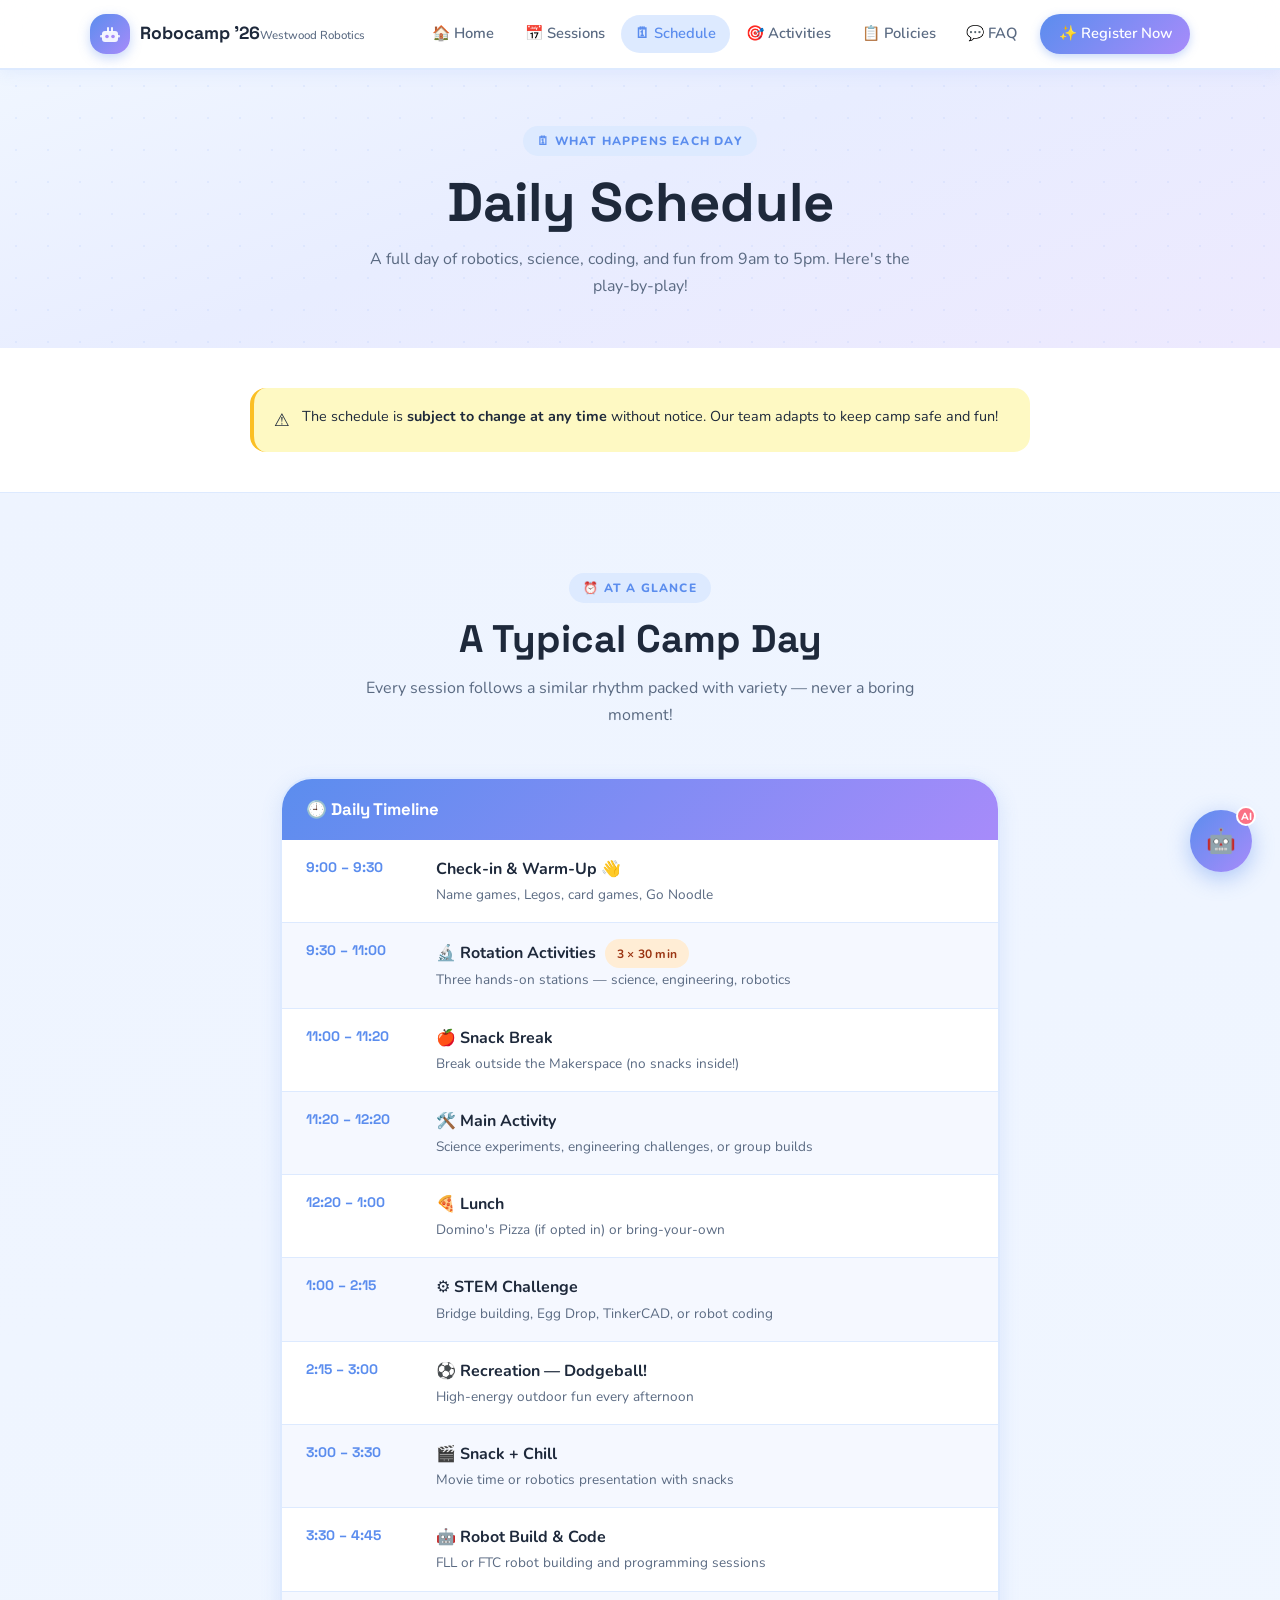
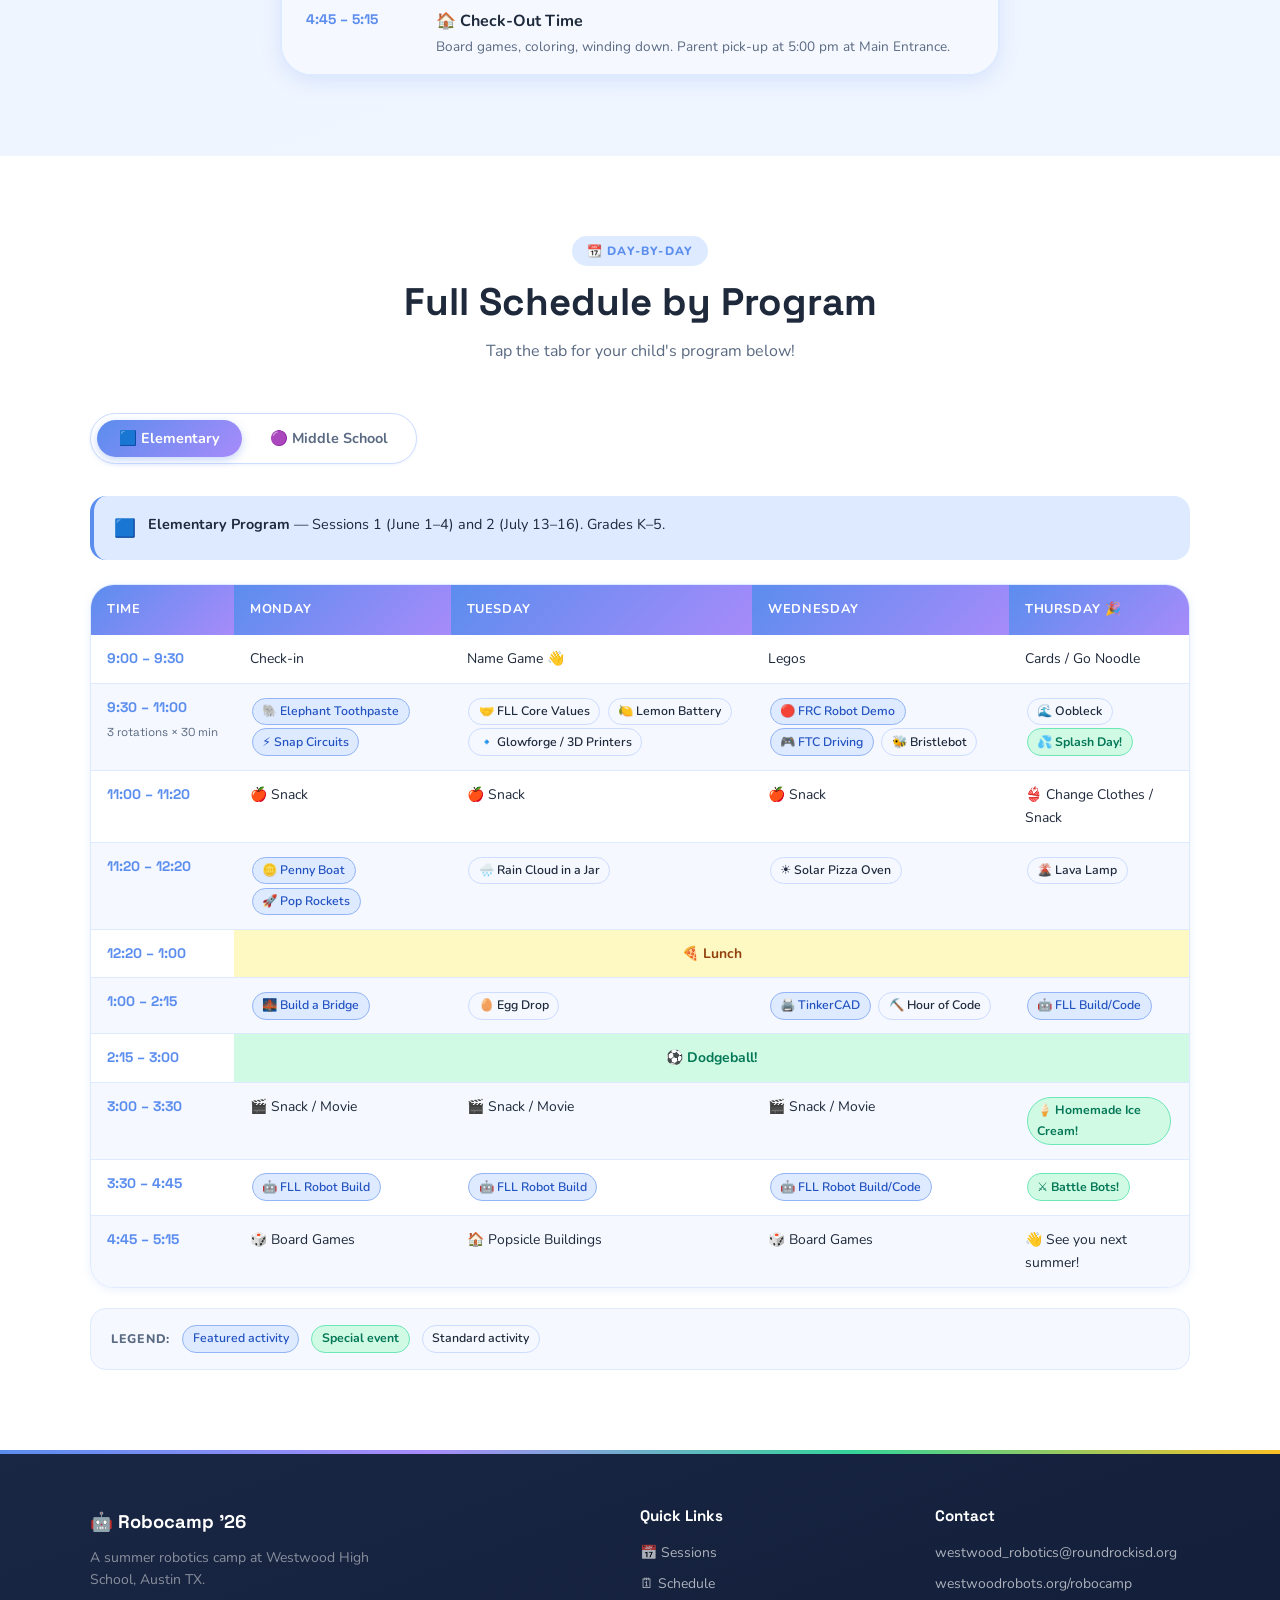
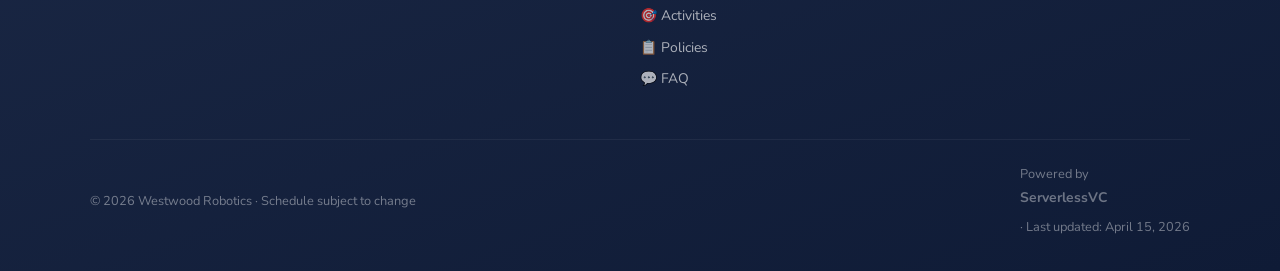
<file: schedule.html>
<!DOCTYPE html>
<html lang="en">
<head>
  <meta charset="UTF-8">
  <meta name="viewport" content="width=device-width, initial-scale=1.0">
  <title>Daily Schedule — Robocamp 2026</title>
  <link rel="stylesheet" href="css/style.css">
</head>
<body class="page-top">

<nav class="navbar">
  <div class="container">
    <a href="index.html" class="nav-brand">
      <div class="brand-badge"><svg width="22" height="22" viewBox="0 0 22 22" fill="none"><rect x="3" y="8" width="16" height="11" rx="3" fill="white" opacity=".9"/><circle cx="8" cy="13.5" r="1.8" fill="#a78bfa"/><circle cx="14" cy="13.5" r="1.8" fill="#a78bfa"/><rect x="8" y="4" width="2" height="5" rx="1" fill="white" opacity=".9"/><rect x="12" y="4" width="2" height="5" rx="1" fill="white" opacity=".9"/><rect x="1" y="12" width="3" height="2.5" rx="1" fill="white" opacity=".8"/><rect x="18" y="12" width="3" height="2.5" rx="1" fill="white" opacity=".8"/></svg></div>
      <div class="brand-text">Robocamp '26<span class="brand-sub">Westwood Robotics</span></div>
    </a>
    <div class="nav-links">
      <a href="index.html">🏠 Home</a>
      <a href="sessions.html">📅 Sessions</a>
      <a href="schedule.html" class="active">🗓 Schedule</a>
      <a href="activities.html">🎯 Activities</a>
      <a href="policies.html">📋 Policies</a>
      <a href="faq.html">💬 FAQ</a>
      <a href="https://westwoodrobots.org/robocamp" target="_blank" class="nav-cta">✨ Register Now</a>
    </div>
    <button class="hamburger" aria-label="Open menu"><span></span><span></span><span></span></button>
  </div>
</nav>
<div class="mobile-nav">
  <a href="index.html">🏠 Home</a>
  <a href="sessions.html">📅 Sessions & Dates</a>
  <a href="schedule.html">🗓 Daily Schedule</a>
  <a href="activities.html">🎯 Activities</a>
  <a href="policies.html">📋 Policies & Rules</a>
  <a href="faq.html">💬 FAQ & AI Chat</a>
  <a href="https://westwoodrobots.org/robocamp" target="_blank" class="nav-cta">✨ Register Now →</a>
</div>

<div class="page-hero">
  <div class="container">
    <span class="section-label">🗓 What Happens Each Day</span>
    <h1>Daily Schedule</h1>
    <p>A full day of robotics, science, coding, and fun from 9am to 5pm. Here's the play-by-play!</p>
  </div>
</div>

<!-- NOTICE -->
<section class="section-sm" style="background:#fff;border-bottom:1.5px solid var(--border-soft);">
  <div class="container">
    <div class="notice notice-warn" style="max-width:780px;margin:0 auto;">
      <div class="notice-icon">⚠️</div>
      <p>The schedule is <strong>subject to change at any time</strong> without notice. Our team adapts to keep camp safe and fun!</p>
    </div>
  </div>
</section>

<!-- DAILY OVERVIEW -->
<section class="section gradient-section-blue">
  <div class="container">
    <div class="section-header">
      <span class="section-label">⏰ At a Glance</span>
      <h2>A Typical Camp Day</h2>
      <p>Every session follows a similar rhythm packed with variety — never a boring moment!</p>
    </div>

    <div style="max-width:720px;margin:0 auto;background:var(--surface);border-radius:var(--r-xl);border:2px solid var(--border-soft);overflow:hidden;box-shadow:var(--shadow-md);">
      <div style="background:linear-gradient(135deg,var(--blue),var(--purple));color:#fff;padding:1rem 1.5rem;font-family:var(--font-heading);font-weight:700;font-size:1.05rem;display:flex;align-items:center;gap:.5rem;">🕘 Daily Timeline</div>

      <!-- Time blocks -->
      <div style="display:flex;border-bottom:1.5px solid var(--border-soft);padding:1rem 1.5rem;gap:1.25rem;align-items:flex-start;">
        <div style="min-width:110px;font-family:var(--font-heading);font-weight:700;color:var(--blue);font-size:.87rem;">9:00 – 9:30</div>
        <div><div style="font-weight:700;color:var(--text);">Check-in & Warm-Up 👋</div><div style="font-size:.85rem;color:var(--text-muted);">Name games, Legos, card games, Go Noodle</div></div>
      </div>
      <div style="display:flex;border-bottom:1.5px solid var(--border-soft);padding:1rem 1.5rem;gap:1.25rem;align-items:flex-start;background:var(--surface-alt);">
        <div style="min-width:110px;font-family:var(--font-heading);font-weight:700;color:var(--blue);font-size:.87rem;">9:30 – 11:00</div>
        <div><div style="font-weight:700;color:var(--text);">🔬 Rotation Activities <span class="badge badge-orange" style="vertical-align:middle;margin-left:.3rem;">3 × 30 min</span></div><div style="font-size:.85rem;color:var(--text-muted);">Three hands-on stations — science, engineering, robotics</div></div>
      </div>
      <div style="display:flex;border-bottom:1.5px solid var(--border-soft);padding:1rem 1.5rem;gap:1.25rem;align-items:flex-start;">
        <div style="min-width:110px;font-family:var(--font-heading);font-weight:700;color:var(--blue);font-size:.87rem;">11:00 – 11:20</div>
        <div><div style="font-weight:700;color:var(--text);">🍎 Snack Break</div><div style="font-size:.85rem;color:var(--text-muted);">Break outside the Makerspace (no snacks inside!)</div></div>
      </div>
      <div style="display:flex;border-bottom:1.5px solid var(--border-soft);padding:1rem 1.5rem;gap:1.25rem;align-items:flex-start;background:var(--surface-alt);">
        <div style="min-width:110px;font-family:var(--font-heading);font-weight:700;color:var(--blue);font-size:.87rem;">11:20 – 12:20</div>
        <div><div style="font-weight:700;color:var(--text);">🛠️ Main Activity</div><div style="font-size:.85rem;color:var(--text-muted);">Science experiments, engineering challenges, or group builds</div></div>
      </div>
      <div style="display:flex;border-bottom:1.5px solid var(--border-soft);padding:1rem 1.5rem;gap:1.25rem;align-items:flex-start;">
        <div style="min-width:110px;font-family:var(--font-heading);font-weight:700;color:var(--blue);font-size:.87rem;">12:20 – 1:00</div>
        <div><div style="font-weight:700;color:var(--text);">🍕 Lunch</div><div style="font-size:.85rem;color:var(--text-muted);">Domino's Pizza (if opted in) or bring-your-own</div></div>
      </div>
      <div style="display:flex;border-bottom:1.5px solid var(--border-soft);padding:1rem 1.5rem;gap:1.25rem;align-items:flex-start;background:var(--surface-alt);">
        <div style="min-width:110px;font-family:var(--font-heading);font-weight:700;color:var(--blue);font-size:.87rem;">1:00 – 2:15</div>
        <div><div style="font-weight:700;color:var(--text);">⚙️ STEM Challenge</div><div style="font-size:.85rem;color:var(--text-muted);">Bridge building, Egg Drop, TinkerCAD, or robot coding</div></div>
      </div>
      <div style="display:flex;border-bottom:1.5px solid var(--border-soft);padding:1rem 1.5rem;gap:1.25rem;align-items:flex-start;">
        <div style="min-width:110px;font-family:var(--font-heading);font-weight:700;color:var(--blue);font-size:.87rem;">2:15 – 3:00</div>
        <div><div style="font-weight:700;color:var(--text);">⚽ Recreation — Dodgeball!</div><div style="font-size:.85rem;color:var(--text-muted);">High-energy outdoor fun every afternoon</div></div>
      </div>
      <div style="display:flex;border-bottom:1.5px solid var(--border-soft);padding:1rem 1.5rem;gap:1.25rem;align-items:flex-start;background:var(--surface-alt);">
        <div style="min-width:110px;font-family:var(--font-heading);font-weight:700;color:var(--blue);font-size:.87rem;">3:00 – 3:30</div>
        <div><div style="font-weight:700;color:var(--text);">🎬 Snack + Chill</div><div style="font-size:.85rem;color:var(--text-muted);">Movie time or robotics presentation with snacks</div></div>
      </div>
      <div style="display:flex;border-bottom:1.5px solid var(--border-soft);padding:1rem 1.5rem;gap:1.25rem;align-items:flex-start;">
        <div style="min-width:110px;font-family:var(--font-heading);font-weight:700;color:var(--blue);font-size:.87rem;">3:30 – 4:45</div>
        <div><div style="font-weight:700;color:var(--text);">🤖 Robot Build & Code</div><div style="font-size:.85rem;color:var(--text-muted);">FLL or FTC robot building and programming sessions</div></div>
      </div>
      <div style="display:flex;padding:1rem 1.5rem;gap:1.25rem;align-items:flex-start;background:var(--surface-alt);">
        <div style="min-width:110px;font-family:var(--font-heading);font-weight:700;color:var(--blue);font-size:.87rem;">4:45 – 5:15</div>
        <div><div style="font-weight:700;color:var(--text);">🏠 Check-Out Time</div><div style="font-size:.85rem;color:var(--text-muted);">Board games, coloring, winding down. Parent pick-up at 5:00 pm at Main Entrance.</div></div>
      </div>
    </div>
  </div>
</section>

<!-- SCHEDULE TABLES -->
<section class="section" style="background:#fff;">
  <div class="container">
    <div class="section-header">
      <span class="section-label">📆 Day-by-Day</span>
      <h2>Full Schedule by Program</h2>
      <p>Tap the tab for your child's program below!</p>
    </div>

    <div class="tabs-container">
      <div class="tab-nav">
        <button class="tab-btn active" data-tab="elementary">🟦 Elementary</button>
        <button class="tab-btn" data-tab="middle">🟣 Middle School</button>
      </div>

      <!-- ELEMENTARY -->
      <div class="tab-panel active" data-panel="elementary">
        <div class="notice notice-info mb-3">
          <div class="notice-icon">🟦</div>
          <p><strong>Elementary Program</strong> — Sessions 1 (June 1–4) and 2 (July 13–16). Grades K–5.</p>
        </div>
        <div class="schedule-wrap">
          <table class="schedule-table">
            <thead>
              <tr>
                <th>Time</th>
                <th>Monday</th>
                <th>Tuesday</th>
                <th>Wednesday</th>
                <th>Thursday 🎉</th>
              </tr>
            </thead>
            <tbody>
              <tr>
                <td class="time-cell">9:00 – 9:30</td>
                <td>Check-in</td>
                <td>Name Game 👋</td>
                <td>Legos</td>
                <td>Cards / Go Noodle</td>
              </tr>
              <tr>
                <td class="time-cell">9:30 – 11:00<br><small style="color:var(--text-muted);font-weight:400;">3 rotations × 30 min</small></td>
                <td><a class="activity-pill highlight" href="activities.html#act-elephant-toothpaste">🐘 Elephant Toothpaste</a> <a class="activity-pill highlight" href="activities.html#act-snap-circuits">⚡ Snap Circuits</a></td>
                <td><a class="activity-pill" href="activities.html#act-fll-core-values">🤝 FLL Core Values</a> <a class="activity-pill" href="activities.html#act-lemon-battery">🍋 Lemon Battery</a> <a class="activity-pill" href="activities.html#act-glowforge">🔹 Glowforge / 3D Printers</a></td>
                <td><a class="activity-pill highlight" href="activities.html#act-drive-robots">🔴 FRC Robot Demo</a> <a class="activity-pill highlight" href="activities.html#act-drive-robots">🎮 FTC Driving</a> <a class="activity-pill" href="activities.html#act-bristle-bots">🐝 Bristlebot</a></td>
                <td><a class="activity-pill" href="activities.html#act-oobleck">🌊 Oobleck</a> <a class="activity-pill special" href="activities.html#act-splash-day">💦 Splash Day!</a></td>
              </tr>
              <tr>
                <td class="time-cell">11:00 – 11:20</td>
                <td>🍎 Snack</td>
                <td>🍎 Snack</td>
                <td>🍎 Snack</td>
                <td>👙 Change Clothes / Snack</td>
              </tr>
              <tr>
                <td class="time-cell">11:20 – 12:20</td>
                <td><a class="activity-pill highlight" href="activities.html#act-penny-boat">🪙 Penny Boat</a> <a class="activity-pill highlight" href="activities.html#act-pop-rockets">🚀 Pop Rockets</a></td>
                <td><a class="activity-pill" href="activities.html#act-rain-cloud">🌧️ Rain Cloud in a Jar</a></td>
                <td><a class="activity-pill" href="activities.html#act-solar-oven">☀️ Solar Pizza Oven</a></td>
                <td><a class="activity-pill" href="activities.html#act-lava-lamp">🌋 Lava Lamp</a></td>
              </tr>
              <tr>
                <td class="time-cell">12:20 – 1:00</td>
                <td colspan="4" style="text-align:center;font-weight:700;background:var(--yellow-pale);color:#92400e;">🍕 Lunch</td>
              </tr>
              <tr>
                <td class="time-cell">1:00 – 2:15</td>
                <td><a class="activity-pill highlight" href="activities.html#act-build-a-bridge">🌉 Build a Bridge</a></td>
                <td><a class="activity-pill" href="activities.html#act-egg-drop">🥚 Egg Drop</a></td>
                <td><a class="activity-pill highlight" href="activities.html#act-tinkercad">🖨️ TinkerCAD</a> <a class="activity-pill" href="activities.html#act-hour-of-code">⛏️ Hour of Code</a></td>
                <td><a class="activity-pill highlight" href="activities.html#act-fll-robot-build">🤖 FLL Build/Code</a></td>
              </tr>
              <tr>
                <td class="time-cell">2:15 – 3:00</td>
                <td colspan="4" style="text-align:center;font-weight:700;background:var(--mint-pale);color:#047857;">⚽ Dodgeball!</td>
              </tr>
              <tr>
                <td class="time-cell">3:00 – 3:30</td>
                <td>🎬 Snack / Movie</td>
                <td>🎬 Snack / Movie</td>
                <td>🎬 Snack / Movie</td>
                <td><a class="activity-pill special" href="activities.html#act-ice-cream">🍦 Homemade Ice Cream!</a></td>
              </tr>
              <tr>
                <td class="time-cell">3:30 – 4:45</td>
                <td><a class="activity-pill highlight" href="activities.html#act-fll-robot-build">🤖 FLL Robot Build</a></td>
                <td><a class="activity-pill highlight" href="activities.html#act-fll-robot-build">🤖 FLL Robot Build</a></td>
                <td><a class="activity-pill highlight" href="activities.html#act-fll-robot-build">🤖 FLL Robot Build/Code</a></td>
                <td><a class="activity-pill special" href="activities.html#act-fll-battle-bots">⚔️ Battle Bots!</a></td>
              </tr>
              <tr>
                <td class="time-cell">4:45 – 5:15</td>
                <td>🎲 Board Games</td>
                <td>🏠 Popsicle Buildings</td>
                <td>🎲 Board Games</td>
                <td>👋 See you next summer!</td>
              </tr>
            </tbody>
          </table>
        </div>
      </div>

      <!-- MIDDLE SCHOOL -->
      <div class="tab-panel" data-panel="middle">
        <div class="notice notice-info mb-3">
          <div class="notice-icon">🟣</div>
          <p><strong>Middle School Program</strong> — June 15–18, 2026. Grades 6–8. Volunteer setup 8:30 am (not for campers).</p>
        </div>
        <div class="schedule-wrap">
          <table class="schedule-table">
            <thead>
              <tr>
                <th>Time</th>
                <th>Monday</th>
                <th>Tuesday</th>
                <th>Wednesday</th>
                <th>Thursday 🎉</th>
              </tr>
            </thead>
            <tbody>
              <tr>
                <td class="time-cell">8:30 – 9:00</td>
                <td colspan="4" style="color:var(--text-muted);font-style:italic;font-size:.85rem;">Volunteer Setup (campers arrive at 9:00 am)</td>
              </tr>
              <tr>
                <td class="time-cell">9:00 – 9:30</td>
                <td>Check-in: Cards / Legos</td>
                <td>Cards / Legos</td>
                <td>Cards / Legos</td>
                <td>Cards / Legos</td>
              </tr>
              <tr>
                <td class="time-cell">9:30 – 11:00<br><small style="color:var(--text-muted);font-weight:400;">3 rotations × 30 min</small></td>
                <td><span class="activity-pill">🏭 Makerspace Tour</span> <a class="activity-pill" href="activities.html#act-bristle-bots">🐝 Bristle Bots</a> <a class="activity-pill highlight" href="activities.html#act-drive-robots">🔴 FRC Driving</a> <a class="activity-pill" href="activities.html#act-penny-boat">🪙 Penny Boat</a></td>
                <td><a class="activity-pill" href="activities.html#act-rain-cloud">🌧️ Rain Cloud</a> <a class="activity-pill highlight" href="activities.html#act-drive-robots">🎮 FTC Driving</a> <a class="activity-pill" href="activities.html#act-marshmallow-catapult">🪃 Marshmallow Catapult</a> <a class="activity-pill" href="activities.html#act-marble-run">🎳 Marble Run</a></td>
                <td><a class="activity-pill" href="activities.html#act-paracord-bracelets">🧶 Paracord Bracelets</a> <a class="activity-pill highlight" href="activities.html#act-drive-robots">🎮 FTC Driving</a> <a class="activity-pill" href="activities.html#act-marble-run">🎳 Marble Run</a> <a class="activity-pill special" href="activities.html#act-splash-day">💦 Splash Day</a></td>
                <td><a class="activity-pill special" href="activities.html#act-splash-day">💦 Splash Day!</a></td>
              </tr>
              <tr>
                <td class="time-cell">11:00 – 11:15</td>
                <td>🚀 Seltzer Rocket</td>
                <td>🍎 Snack</td>
                <td>🍎 Snack</td>
                <td>👙 Change / Snack</td>
              </tr>
              <tr>
                <td class="time-cell">11:15 – 12:00</td>
                <td><a class="activity-pill" href="activities.html#act-egg-drop">🥚 Egg Drop</a></td>
                <td><a class="activity-pill" href="activities.html#act-lava-lamp">🌋 Lava Lamp</a></td>
                <td><a class="activity-pill" href="activities.html#act-solar-oven">☀️ Solar Pizza Oven</a></td>
                <td><a class="activity-pill highlight" href="activities.html#act-ftc-robot-build">🤖 FTC Build/Code</a></td>
              </tr>
              <tr>
                <td class="time-cell">12:00 – 1:00</td>
                <td colspan="4" style="text-align:center;font-weight:700;background:var(--yellow-pale);color:#92400e;">🍕 Lunch</td>
              </tr>
              <tr>
                <td class="time-cell">1:00 – 2:15</td>
                <td><a class="activity-pill" href="activities.html#act-paper-airplanes">✈️ Paper Airplanes</a></td>
                <td><a class="activity-pill" href="activities.html#act-hardware-presentation">🔧 Hardware Presentation</a></td>
                <td><a class="activity-pill highlight" href="activities.html#act-ftc-sim">💻 FTC SIM</a></td>
                <td><a class="activity-pill highlight" href="activities.html#act-ftc-robot-build">🤖 FTC Build/Code</a> + 🍦 Ice Cream!</td>
              </tr>
              <tr>
                <td class="time-cell">2:15 – 3:00</td>
                <td colspan="4" style="text-align:center;font-weight:700;background:var(--mint-pale);color:#047857;">⚽ Dodgeball!</td>
              </tr>
              <tr>
                <td class="time-cell">3:00 – 3:30</td>
                <td>🎬 Intro to Robotics</td>
                <td>🎬 FTC Competition Explained</td>
                <td>🎬 FRC Competition Explained</td>
                <td>🎬 Movie / Chill</td>
              </tr>
              <tr>
                <td class="time-cell">3:30 – 4:40</td>
                <td><a class="activity-pill highlight" href="activities.html#act-ftc-robot-build">🔧 FTC Build</a></td>
                <td><a class="activity-pill highlight" href="activities.html#act-ftc-robot-build">📐 FTC CAD/Build</a></td>
                <td><a class="activity-pill highlight" href="activities.html#act-ftc-robot-build">💻 FTC Build/Code</a></td>
                <td><a class="activity-pill special" href="activities.html#act-ftc-game-day">🎮 FTC Game Day!</a></td>
              </tr>
              <tr>
                <td class="time-cell">4:45 – 5:15</td>
                <td>🏠 Check-out</td>
                <td>🏠 Check-out</td>
                <td>🏠 Check-out</td>
                <td>👋 See you at Westwood!</td>
              </tr>
            </tbody>
          </table>
        </div>
      </div>
    </div>

    <!-- Legend -->
    <div style="margin-top:1.25rem;padding:1rem 1.25rem;background:var(--surface-alt);border-radius:var(--r-md);border:1.5px solid var(--border-soft);display:flex;flex-wrap:wrap;gap:.75rem;align-items:center;">
      <span style="font-size:.78rem;font-weight:800;color:var(--text-muted);text-transform:uppercase;letter-spacing:.06em;">Legend:</span>
      <span class="activity-pill highlight" style="margin:0;">Featured activity</span>
      <span class="activity-pill special" style="margin:0;">Special event</span>
      <span class="activity-pill" style="margin:0;">Standard activity</span>
    </div>
  </div>
</section>

<!-- FOOTER -->
<footer class="footer">
  <div class="container">
    <div class="footer-grid">
      <div><div class="footer-brand">🤖 Robocamp '26</div><div class="footer-desc">A summer robotics camp at Westwood High School, Austin TX.</div></div>
      <div><h4>Quick Links</h4><a href="sessions.html">📅 Sessions</a><a href="schedule.html">🗓 Schedule</a><a href="activities.html">🎯 Activities</a><a href="policies.html">📋 Policies</a><a href="faq.html">💬 FAQ</a></div>
      <div><h4>Contact</h4><a href="mailto:westwood_robotics@roundrockisd.org">westwood_robotics@roundrockisd.org</a><a href="https://westwoodrobots.org/robocamp" target="_blank">westwoodrobots.org/robocamp</a></div>
    </div>
    <div class="footer-bottom"><span>© 2026 Westwood Robotics · Schedule subject to change</span><span>Powered by <a href="https://serverlessvc.com" target="_blank" style="color:rgba(255,255,255,.7);text-decoration:none;font-weight:700;">ServerlessVC</a> · Last updated: April 15, 2026</span></div>
  </div>
</footer>

<button id="chat-fab" aria-label="Ask AI Assistant">🤖<div class="chat-badge">AI</div></button>
<div id="chat-window">
  <div class="chat-header"><div class="chat-header-avatar">🤖</div><div class="chat-header-info"><h4>Robocamp Helper</h4><span>Ask about the schedule!</span></div><button class="chat-close-btn" id="chat-close">✕</button></div>
  <div class="chat-messages" id="chat-messages"><div class="chat-typing" id="chat-typing"><div class="chat-msg-bubble"><div class="dot"></div><div class="dot"></div><div class="dot"></div></div></div></div>
  <div class="chat-input-area"><textarea id="chat-input" rows="1" placeholder="Ask about the schedule…" style="height:40px;"></textarea><button id="chat-send"><svg width="16" height="16" viewBox="0 0 16 16" fill="none"><path d="M14 2L2 8l5 1.5L14 2zM7 9.5L8.5 14 14 2" stroke="white" stroke-width="2" stroke-linecap="round" stroke-linejoin="round"/></svg></button></div>
</div>
<script src="js/main.js"></script>
<script src="js/chat.js"></script>
</body>
</html>
</file>
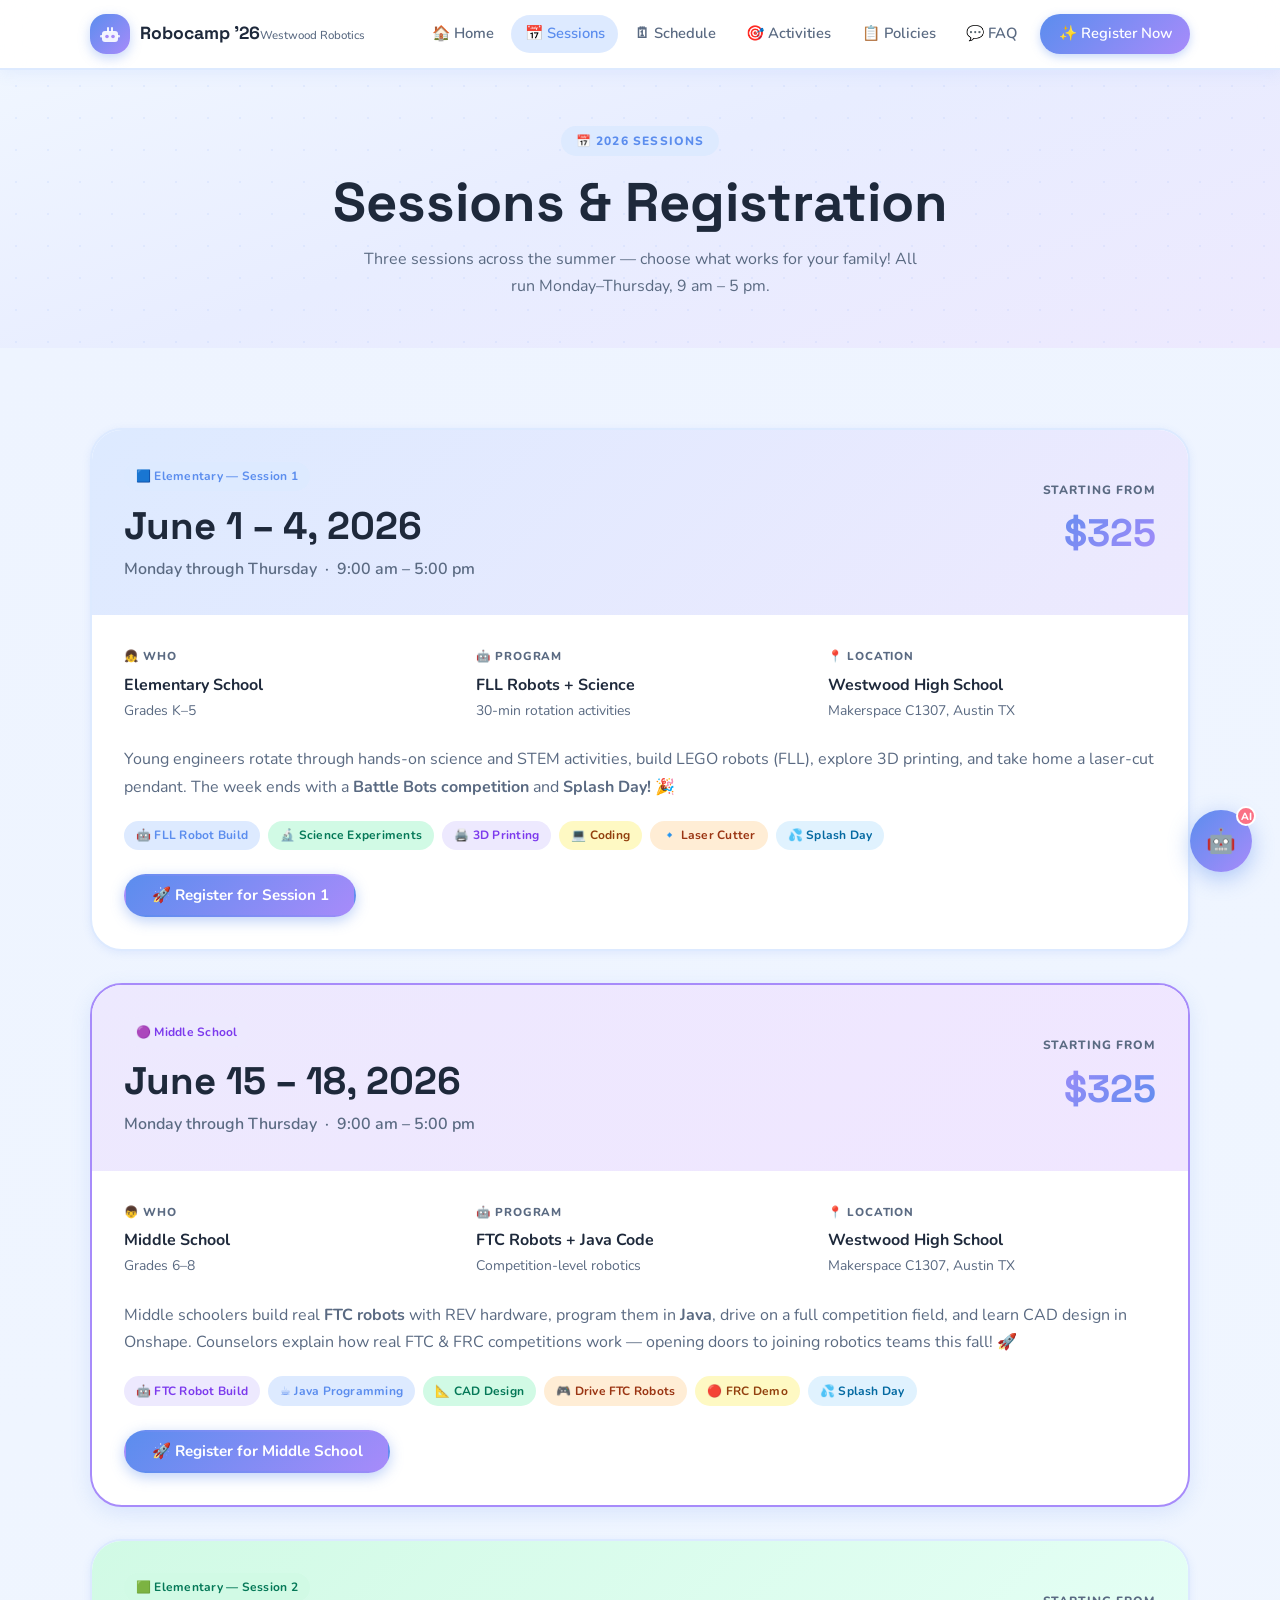
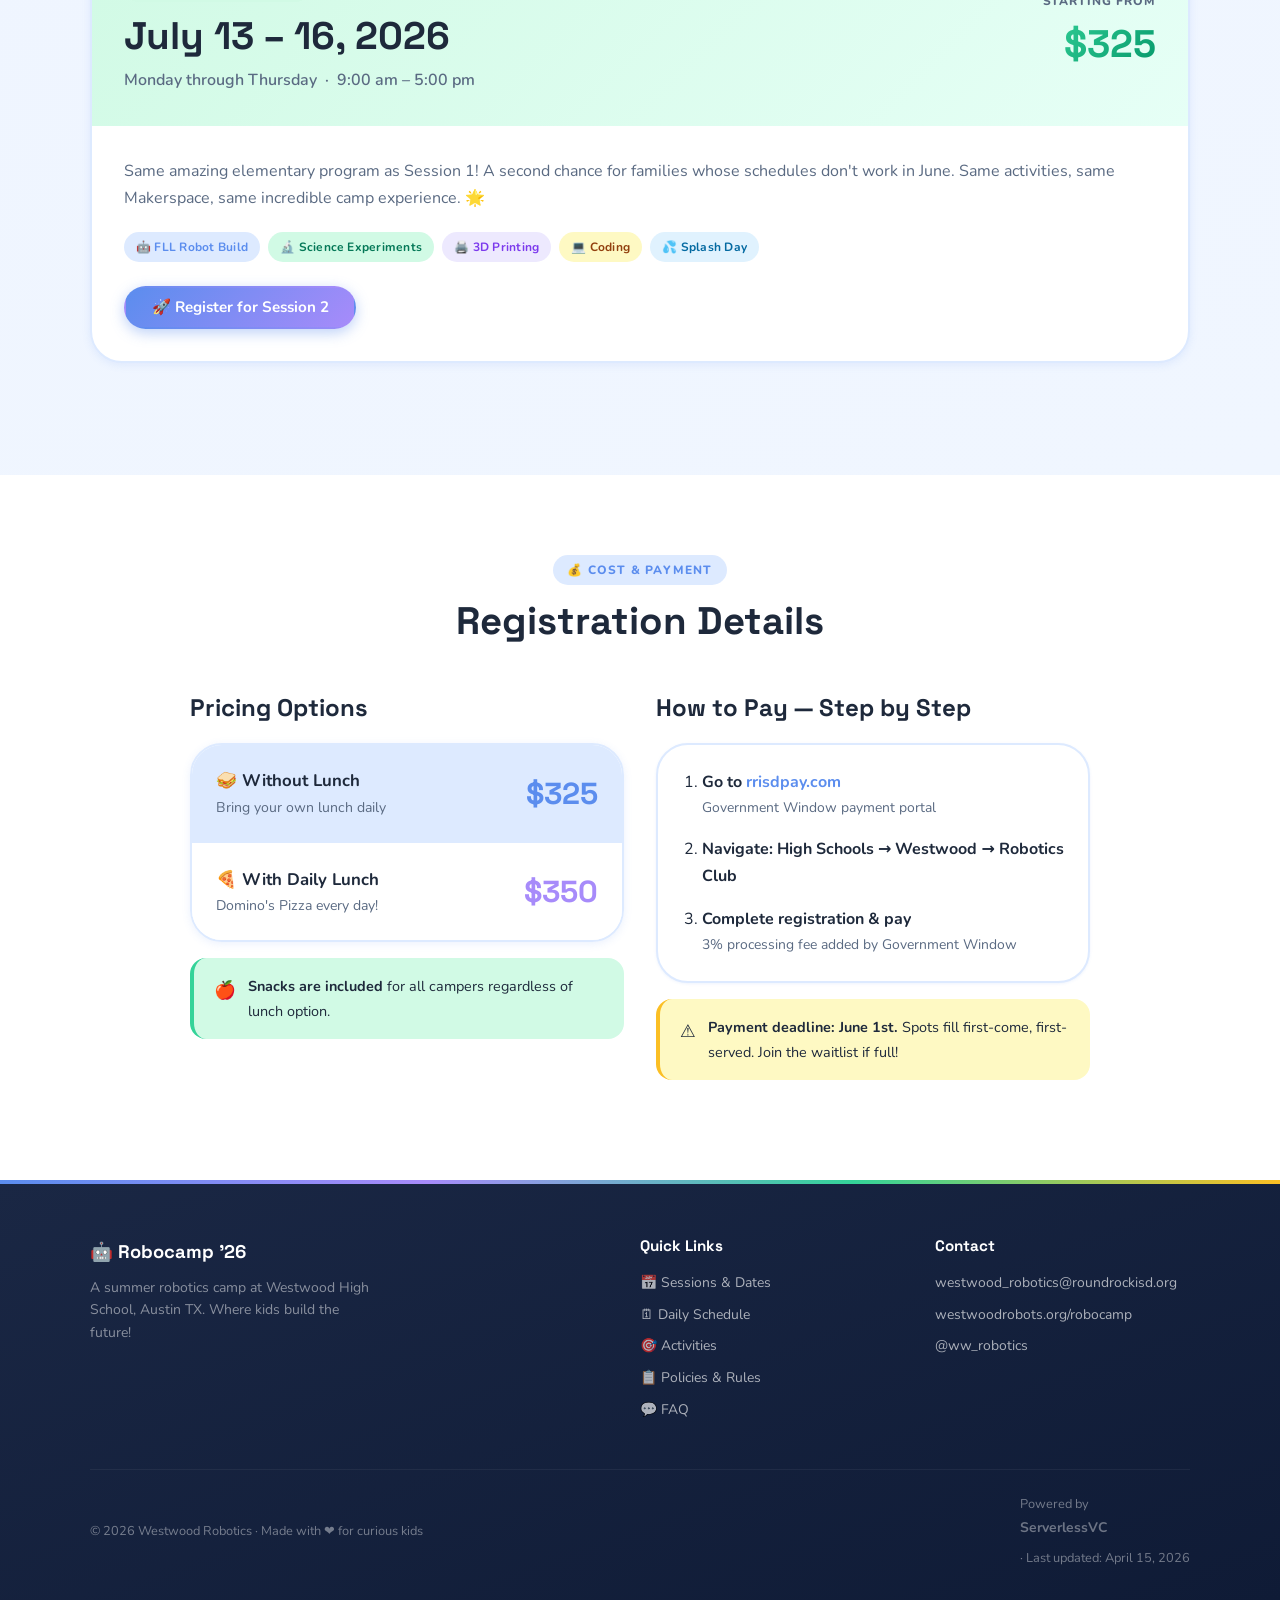
<file: sessions.html>
<!DOCTYPE html>
<html lang="en">
<head>
  <meta charset="UTF-8">
  <meta name="viewport" content="width=device-width, initial-scale=1.0">
  <title>Sessions & Dates — Robocamp 2026</title>
  <meta name="description" content="Robocamp 2026 session dates, costs, and registration details for Elementary and Middle School programs.">
  <link rel="stylesheet" href="css/style.css">
</head>
<body class="page-top">

<nav class="navbar">
  <div class="container">
    <a href="index.html" class="nav-brand">
      <div class="brand-badge">
        <svg width="22" height="22" viewBox="0 0 22 22" fill="none"><rect x="3" y="8" width="16" height="11" rx="3" fill="white" opacity=".9"/><circle cx="8" cy="13.5" r="1.8" fill="#a78bfa"/><circle cx="14" cy="13.5" r="1.8" fill="#a78bfa"/><rect x="8" y="4" width="2" height="5" rx="1" fill="white" opacity=".9"/><rect x="12" y="4" width="2" height="5" rx="1" fill="white" opacity=".9"/><rect x="1" y="12" width="3" height="2.5" rx="1" fill="white" opacity=".8"/><rect x="18" y="12" width="3" height="2.5" rx="1" fill="white" opacity=".8"/></svg>
      </div>
      <div class="brand-text">Robocamp '26<span class="brand-sub">Westwood Robotics</span></div>
    </a>
    <div class="nav-links">
      <a href="index.html">🏠 Home</a>
      <a href="sessions.html" class="active">📅 Sessions</a>
      <a href="schedule.html">🗓 Schedule</a>
      <a href="activities.html">🎯 Activities</a>
      <a href="policies.html">📋 Policies</a>
      <a href="faq.html">💬 FAQ</a>
      <a href="https://westwoodrobots.org/robocamp" target="_blank" class="nav-cta">✨ Register Now</a>
    </div>
    <button class="hamburger" aria-label="Open menu"><span></span><span></span><span></span></button>
  </div>
</nav>
<div class="mobile-nav">
  <a href="index.html">🏠 Home</a>
  <a href="sessions.html">📅 Sessions & Dates</a>
  <a href="schedule.html">🗓 Daily Schedule</a>
  <a href="activities.html">🎯 Activities</a>
  <a href="policies.html">📋 Policies & Rules</a>
  <a href="faq.html">💬 FAQ & AI Chat</a>
  <a href="https://westwoodrobots.org/robocamp" target="_blank" class="nav-cta">✨ Register Now →</a>
</div>

<div class="page-hero">
  <div class="container">
    <span class="section-label">📅 2026 Sessions</span>
    <h1>Sessions & Registration</h1>
    <p>Three sessions across the summer — choose what works for your family! All run Monday–Thursday, 9 am – 5 pm.</p>
  </div>
</div>

<!-- SESSIONS -->
<section class="section gradient-section-blue">
  <div class="container">

    <!-- Session 1 -->
    <div style="background:var(--surface);border-radius:var(--r-xl);border:2px solid var(--border-soft);overflow:hidden;margin-bottom:2rem;box-shadow:var(--shadow-sm);">
      <div style="background:linear-gradient(135deg,var(--blue-pale),var(--purple-pale));padding:2rem;display:flex;flex-wrap:wrap;align-items:center;justify-content:space-between;gap:1rem;">
        <div>
          <span class="badge badge-blue" style="margin-bottom:.65rem;">🟦 Elementary — Session 1</span>
          <h2 style="margin-bottom:.4rem;color:var(--text);">June 1 – 4, 2026</h2>
          <p style="margin:0;font-weight:600;color:var(--text-muted);">Monday through Thursday &nbsp;·&nbsp; 9:00 am – 5:00 pm</p>
        </div>
        <div style="text-align:right;">
          <div style="font-size:.75rem;font-weight:800;text-transform:uppercase;letter-spacing:.08em;color:var(--text-muted);">Starting from</div>
          <div style="font-family:var(--font-heading);font-size:2.4rem;font-weight:700;background:linear-gradient(135deg,var(--blue),var(--purple));-webkit-background-clip:text;-webkit-text-fill-color:transparent;background-clip:text;">$325</div>
        </div>
      </div>
      <div style="padding:2rem;">
        <div class="grid-3" style="margin-bottom:1.5rem;">
          <div><div style="font-size:.72rem;font-weight:800;text-transform:uppercase;letter-spacing:.08em;color:var(--text-muted);margin-bottom:.3rem;">👧 Who</div><div style="font-weight:700;">Elementary School</div><div style="font-size:.87rem;color:var(--text-muted);">Grades K–5</div></div>
          <div><div style="font-size:.72rem;font-weight:800;text-transform:uppercase;letter-spacing:.08em;color:var(--text-muted);margin-bottom:.3rem;">🤖 Program</div><div style="font-weight:700;">FLL Robots + Science</div><div style="font-size:.87rem;color:var(--text-muted);">30-min rotation activities</div></div>
          <div><div style="font-size:.72rem;font-weight:800;text-transform:uppercase;letter-spacing:.08em;color:var(--text-muted);margin-bottom:.3rem;">📍 Location</div><div style="font-weight:700;">Westwood High School</div><div style="font-size:.87rem;color:var(--text-muted);">Makerspace C1307, Austin TX</div></div>
        </div>
        <p style="margin-bottom:1.25rem;">Young engineers rotate through hands-on science and STEM activities, build LEGO robots (FLL), explore 3D printing, and take home a laser-cut pendant. The week ends with a <strong>Battle Bots competition</strong> and <strong>Splash Day!</strong> 🎉</p>
        <div style="display:flex;flex-wrap:wrap;gap:.5rem;margin-bottom:1.5rem;">
          <span class="badge badge-blue">🤖 FLL Robot Build</span>
          <span class="badge badge-mint">🔬 Science Experiments</span>
          <span class="badge badge-purple">🖨️ 3D Printing</span>
          <span class="badge badge-yellow">💻 Coding</span>
          <span class="badge badge-orange">🔹 Laser Cutter</span>
          <span class="badge badge-sky">💦 Splash Day</span>
        </div>
        <a href="https://westwoodrobots.org/robocamp" target="_blank" class="btn btn-primary">🚀 Register for Session 1</a>
      </div>
    </div>

    <!-- Middle School -->
    <div style="background:var(--surface);border-radius:var(--r-xl);border:2px solid var(--purple);overflow:hidden;margin-bottom:2rem;box-shadow:var(--shadow-md);">
      <div style="background:linear-gradient(135deg,var(--purple-pale),#f0e6ff);padding:2rem;display:flex;flex-wrap:wrap;align-items:center;justify-content:space-between;gap:1rem;">
        <div>
          <span class="badge badge-purple" style="margin-bottom:.65rem;">🟣 Middle School</span>
          <h2 style="margin-bottom:.4rem;color:var(--text);">June 15 – 18, 2026</h2>
          <p style="margin:0;font-weight:600;color:var(--text-muted);">Monday through Thursday &nbsp;·&nbsp; 9:00 am – 5:00 pm</p>
        </div>
        <div style="text-align:right;">
          <div style="font-size:.75rem;font-weight:800;text-transform:uppercase;letter-spacing:.08em;color:var(--text-muted);">Starting from</div>
          <div style="font-family:var(--font-heading);font-size:2.4rem;font-weight:700;background:linear-gradient(135deg,var(--purple),var(--blue));-webkit-background-clip:text;-webkit-text-fill-color:transparent;background-clip:text;">$325</div>
        </div>
      </div>
      <div style="padding:2rem;">
        <div class="grid-3" style="margin-bottom:1.5rem;">
          <div><div style="font-size:.72rem;font-weight:800;text-transform:uppercase;letter-spacing:.08em;color:var(--text-muted);margin-bottom:.3rem;">👦 Who</div><div style="font-weight:700;">Middle School</div><div style="font-size:.87rem;color:var(--text-muted);">Grades 6–8</div></div>
          <div><div style="font-size:.72rem;font-weight:800;text-transform:uppercase;letter-spacing:.08em;color:var(--text-muted);margin-bottom:.3rem;">🤖 Program</div><div style="font-weight:700;">FTC Robots + Java Code</div><div style="font-size:.87rem;color:var(--text-muted);">Competition-level robotics</div></div>
          <div><div style="font-size:.72rem;font-weight:800;text-transform:uppercase;letter-spacing:.08em;color:var(--text-muted);margin-bottom:.3rem;">📍 Location</div><div style="font-weight:700;">Westwood High School</div><div style="font-size:.87rem;color:var(--text-muted);">Makerspace C1307, Austin TX</div></div>
        </div>
        <p style="margin-bottom:1.25rem;">Middle schoolers build real <strong>FTC robots</strong> with REV hardware, program them in <strong>Java</strong>, drive on a full competition field, and learn CAD design in Onshape. Counselors explain how real FTC & FRC competitions work — opening doors to joining robotics teams this fall! 🚀</p>
        <div style="display:flex;flex-wrap:wrap;gap:.5rem;margin-bottom:1.5rem;">
          <span class="badge badge-purple">🤖 FTC Robot Build</span>
          <span class="badge badge-blue">☕ Java Programming</span>
          <span class="badge badge-mint">📐 CAD Design</span>
          <span class="badge badge-orange">🎮 Drive FTC Robots</span>
          <span class="badge badge-yellow">🔴 FRC Demo</span>
          <span class="badge badge-sky">💦 Splash Day</span>
        </div>
        <a href="https://westwoodrobots.org/robocamp" target="_blank" class="btn btn-primary">🚀 Register for Middle School</a>
      </div>
    </div>

    <!-- Session 2 -->
    <div style="background:var(--surface);border-radius:var(--r-xl);border:2px solid var(--border-soft);overflow:hidden;margin-bottom:2rem;box-shadow:var(--shadow-sm);">
      <div style="background:linear-gradient(135deg,var(--mint-pale),#e6fff6);padding:2rem;display:flex;flex-wrap:wrap;align-items:center;justify-content:space-between;gap:1rem;">
        <div>
          <span class="badge badge-mint" style="margin-bottom:.65rem;">🟩 Elementary — Session 2</span>
          <h2 style="margin-bottom:.4rem;color:var(--text);">July 13 – 16, 2026</h2>
          <p style="margin:0;font-weight:600;color:var(--text-muted);">Monday through Thursday &nbsp;·&nbsp; 9:00 am – 5:00 pm</p>
        </div>
        <div style="text-align:right;">
          <div style="font-size:.75rem;font-weight:800;text-transform:uppercase;letter-spacing:.08em;color:var(--text-muted);">Starting from</div>
          <div style="font-family:var(--font-heading);font-size:2.4rem;font-weight:700;background:linear-gradient(135deg,var(--mint),#059669);-webkit-background-clip:text;-webkit-text-fill-color:transparent;background-clip:text;">$325</div>
        </div>
      </div>
      <div style="padding:2rem;">
        <p style="margin-bottom:1.25rem;">Same amazing elementary program as Session 1! A second chance for families whose schedules don't work in June. Same activities, same Makerspace, same incredible camp experience. 🌟</p>
        <div style="display:flex;flex-wrap:wrap;gap:.5rem;margin-bottom:1.5rem;">
          <span class="badge badge-blue">🤖 FLL Robot Build</span>
          <span class="badge badge-mint">🔬 Science Experiments</span>
          <span class="badge badge-purple">🖨️ 3D Printing</span>
          <span class="badge badge-yellow">💻 Coding</span>
          <span class="badge badge-sky">💦 Splash Day</span>
        </div>
        <a href="https://westwoodrobots.org/robocamp" target="_blank" class="btn btn-primary">🚀 Register for Session 2</a>
      </div>
    </div>

  </div>
</section>

<!-- COST & PAYMENT -->
<section class="section" style="background:#fff;">
  <div class="container">
    <div class="section-header">
      <span class="section-label">💰 Cost & Payment</span>
      <h2>Registration Details</h2>
    </div>

    <div class="grid-2" style="align-items:start;max-width:900px;margin:0 auto;gap:2rem;">
      <div>
        <h3 style="margin-bottom:1.25rem;">Pricing Options</h3>
        <div style="border-radius:var(--r-xl);border:2px solid var(--border-soft);overflow:hidden;margin-bottom:1rem;box-shadow:var(--shadow-sm);">
          <div style="padding:1.4rem 1.5rem;border-bottom:1.5px solid var(--border-soft);background:var(--blue-pale);">
            <div style="display:flex;justify-content:space-between;align-items:center;">
              <div><div style="font-weight:700;font-size:1.05rem;color:var(--text);">🥪 Without Lunch</div><div style="font-size:.88rem;color:var(--text-muted);">Bring your own lunch daily</div></div>
              <div style="font-family:var(--font-heading);font-size:1.9rem;font-weight:700;color:var(--blue);">$325</div>
            </div>
          </div>
          <div style="padding:1.4rem 1.5rem;background:var(--surface);">
            <div style="display:flex;justify-content:space-between;align-items:center;">
              <div><div style="font-weight:700;font-size:1.05rem;color:var(--text);">🍕 With Daily Lunch</div><div style="font-size:.88rem;color:var(--text-muted);">Domino's Pizza every day!</div></div>
              <div style="font-family:var(--font-heading);font-size:1.9rem;font-weight:700;color:var(--purple);">$350</div>
            </div>
          </div>
        </div>
        <div class="notice notice-success">
          <div class="notice-icon">🍎</div>
          <p><strong>Snacks are included</strong> for all campers regardless of lunch option.</p>
        </div>
      </div>

      <div>
        <h3 style="margin-bottom:1.25rem;">How to Pay — Step by Step</h3>
        <div style="background:var(--surface);border-radius:var(--r-xl);border:2px solid var(--border-soft);padding:1.5rem;margin-bottom:1rem;box-shadow:var(--shadow-xs);">
          <ol style="padding-left:1.25rem;display:flex;flex-direction:column;gap:1rem;">
            <li><strong>Go to <a href="https://rrisdpay.com" target="_blank">rrisdpay.com</a></strong><div style="font-size:.87rem;color:var(--text-muted);">Government Window payment portal</div></li>
            <li><strong>Navigate: High Schools → Westwood → Robotics Club</strong></li>
            <li><strong>Complete registration & pay</strong><div style="font-size:.87rem;color:var(--text-muted);">3% processing fee added by Government Window</div></li>
          </ol>
        </div>
        <div class="notice notice-warn">
          <div class="notice-icon">⚠️</div>
          <p><strong>Payment deadline: June 1st.</strong> Spots fill first-come, first-served. Join the waitlist if full!</p>
        </div>
      </div>
    </div>
  </div>
</section>

<!-- FOOTER -->
<footer class="footer">
  <div class="container">
    <div class="footer-grid">
      <div>
        <div class="footer-brand">🤖 Robocamp '26</div>
        <div class="footer-desc">A summer robotics camp at Westwood High School, Austin TX. Where kids build the future!</div>
      </div>
      <div>
        <h4>Quick Links</h4>
        <a href="sessions.html">📅 Sessions & Dates</a>
        <a href="schedule.html">🗓 Daily Schedule</a>
        <a href="activities.html">🎯 Activities</a>
        <a href="policies.html">📋 Policies & Rules</a>
        <a href="faq.html">💬 FAQ</a>
      </div>
      <div>
        <h4>Contact</h4>
        <a href="mailto:westwood_robotics@roundrockisd.org">westwood_robotics@roundrockisd.org</a>
        <a href="https://westwoodrobots.org/robocamp" target="_blank">westwoodrobots.org/robocamp</a>
        <a href="https://instagram.com/ww_robotics" target="_blank">@ww_robotics</a>
      </div>
    </div>
    <div class="footer-bottom">
      <span>© 2026 Westwood Robotics · Made with ❤️ for curious kids</span>
      <span>Powered by <a href="https://serverlessvc.com" target="_blank" style="color:rgba(255,255,255,.7);text-decoration:none;font-weight:700;">ServerlessVC</a> · Last updated: April 15, 2026</span>
    </div>
  </div>
</footer>

<button id="chat-fab" aria-label="Ask AI Assistant">🤖<div class="chat-badge">AI</div></button>
<div id="chat-window">
  <div class="chat-header"><div class="chat-header-avatar">🤖</div><div class="chat-header-info"><h4>Robocamp Helper</h4><span>Ask about sessions & cost!</span></div><button class="chat-close-btn" id="chat-close">✕</button></div>
  <div class="chat-messages" id="chat-messages"><div class="chat-typing" id="chat-typing"><div class="chat-msg-bubble"><div class="dot"></div><div class="dot"></div><div class="dot"></div></div></div></div>
  <div class="chat-input-area"><textarea id="chat-input" rows="1" placeholder="Ask about sessions, cost…" style="height:40px;"></textarea><button id="chat-send"><svg width="16" height="16" viewBox="0 0 16 16" fill="none"><path d="M14 2L2 8l5 1.5L14 2zM7 9.5L8.5 14 14 2" stroke="white" stroke-width="2" stroke-linecap="round" stroke-linejoin="round"/></svg></button></div>
</div>
<script src="js/main.js"></script>
<script src="js/chat.js"></script>
</body>
</html>
</file>
<file: css/style.css>
/* ============================================================
   ROBOCAMP 2026 — Pastel Tech Robotic Theme
   Light, kid-friendly, responsive
   ============================================================ */

/* ===== GOOGLE FONTS ===== */
@import url('https://fonts.googleapis.com/css2?family=Nunito:wght@400;500;600;700;800;900&family=Space+Grotesk:wght@400;500;600;700&display=swap');

/* ===== CSS VARIABLES ===== */
:root {
  /* Pastel palette */
  --blue:        #5b8dee;   /* main brand blue */
  --blue-light:  #93b4f5;
  --blue-pale:   #ddeaff;
  --blue-xpale:  #eef4ff;

  --purple:      #a78bfa;
  --purple-pale: #ede9fe;

  --mint:        #34d399;
  --mint-pale:   #d1fae5;

  --yellow:      #fbbf24;
  --yellow-pale: #fef9c3;

  --coral:       #fb7185;
  --coral-pale:  #ffe4e6;

  --orange:      #fb923c;
  --orange-pale: #ffedd5;

  --sky:         #38bdf8;
  --sky-pale:    #e0f2fe;

  /* Surfaces */
  --bg:          #eef4ff;
  --surface:     #ffffff;
  --surface-alt: #f5f8ff;
  --surface-2:   #ecf2ff;

  /* Text */
  --text:        #1e293b;
  --text-muted:  #5a6a82;
  --text-light:  #8fa0b8;

  /* Borders */
  --border:      #cddcff;
  --border-soft: #ddeaff;

  /* Shadows (all blue-tinted and soft) */
  --shadow-xs:  0 1px 3px rgba(91,141,238,.10);
  --shadow-sm:  0 2px 8px rgba(91,141,238,.12);
  --shadow-md:  0 6px 20px rgba(91,141,238,.16);
  --shadow-lg:  0 12px 40px rgba(91,141,238,.20);
  --shadow-xl:  0 20px 60px rgba(91,141,238,.22);

  /* Radius */
  --r-sm:  10px;
  --r-md:  16px;
  --r-lg:  24px;
  --r-xl:  32px;
  --r-pill: 100px;

  /* Nav */
  --nav-h: 70px;

  /* Fonts */
  --font-body:    'Nunito', system-ui, sans-serif;
  --font-heading: 'Space Grotesk', system-ui, sans-serif;
}

/* ===== RESET ===== */
*, *::before, *::after { box-sizing: border-box; margin: 0; padding: 0; }
html { scroll-behavior: smooth; font-size: 16px; }
body {
  font-family: var(--font-body);
  background: var(--bg);
  color: var(--text);
  line-height: 1.7;
  min-height: 100vh;
  overflow-x: hidden;
}
img { max-width: 100%; display: block; }
a { color: var(--blue); text-decoration: none; }
a:hover { text-decoration: underline; }
ul { list-style: none; }
button { font-family: var(--font-body); }

/* ===== TYPOGRAPHY ===== */
h1, h2, h3, h4, h5 { font-family: var(--font-heading); line-height: 1.25; }
h1 { font-size: clamp(2rem, 5.5vw, 3.4rem); font-weight: 700; }
h2 { font-size: clamp(1.5rem, 4vw, 2.4rem); font-weight: 700; }
h3 { font-size: clamp(1.1rem, 2.5vw, 1.5rem); font-weight: 700; }
h4 { font-size: 1.05rem; font-weight: 700; }
p  { margin-bottom: .9rem; color: var(--text-muted); }
p:last-child { margin-bottom: 0; }

/* ===== LAYOUT ===== */
.container { max-width: 1140px; margin: 0 auto; padding: 0 1.25rem; }
.section    { padding: 5rem 0; }
.section-sm { padding: 2.5rem 0; }
.page-top   { padding-top: var(--nav-h); }

/* ===== NAVBAR ===== */
.navbar {
  position: fixed;
  top: 0; left: 0; right: 0;
  height: var(--nav-h);
  background: rgba(255,255,255,.95);
  backdrop-filter: blur(14px);
  -webkit-backdrop-filter: blur(14px);
  border-bottom: 2px solid var(--blue-pale);
  z-index: 1000;
  box-shadow: 0 2px 16px rgba(91,141,238,.10);
}
.navbar .container {
  display: flex;
  align-items: center;
  justify-content: space-between;
  height: 100%;
  gap: 1rem;
}

/* Brand */
.nav-brand {
  display: flex;
  align-items: center;
  gap: .6rem;
  color: var(--text);
  font-family: var(--font-heading);
  font-weight: 700;
  font-size: 1.1rem;
  text-decoration: none;
  white-space: nowrap;
  flex-shrink: 0;
}
.nav-brand .brand-badge {
  display: flex;
  align-items: center;
  justify-content: center;
  width: 40px;
  height: 40px;
  border-radius: var(--r-md);
  background: linear-gradient(135deg, var(--blue) 0%, var(--purple) 100%);
  box-shadow: 0 4px 12px rgba(91,141,238,.35);
  flex-shrink: 0;
}
.nav-brand .brand-text { line-height: 1.2; }
.nav-brand .brand-sub { font-size: .72rem; color: var(--text-muted); font-weight: 500; font-family: var(--font-body); }

/* Desktop nav links */
.nav-links {
  display: flex;
  align-items: center;
  gap: .2rem;
}
.nav-links a {
  color: var(--text-muted);
  font-size: .92rem;
  font-weight: 600;
  padding: .4rem .85rem;
  border-radius: var(--r-pill);
  transition: background .2s, color .2s;
  text-decoration: none;
  white-space: nowrap;
}
.nav-links a:hover,
.nav-links a.active {
  background: var(--blue-pale);
  color: var(--blue);
}
.nav-links a.nav-cta {
  background: linear-gradient(135deg, var(--blue), var(--purple));
  color: #fff;
  padding: .45rem 1.15rem;
  box-shadow: 0 3px 10px rgba(91,141,238,.35);
  margin-left: .4rem;
}
.nav-links a.nav-cta:hover {
  opacity: .9;
  box-shadow: 0 5px 16px rgba(91,141,238,.45);
  transform: translateY(-1px);
}

/* Hamburger */
.hamburger {
  display: none;
  flex-direction: column;
  justify-content: center;
  gap: 5px;
  background: none;
  border: 2px solid var(--border);
  border-radius: var(--r-sm);
  cursor: pointer;
  padding: 8px 10px;
  width: 44px;
  height: 44px;
}
.hamburger span {
  display: block;
  width: 20px;
  height: 2px;
  background: var(--blue);
  border-radius: 2px;
  transition: all .3s;
}
.hamburger.open span:nth-child(1) { transform: translateY(7px) rotate(45deg); }
.hamburger.open span:nth-child(2) { opacity: 0; }
.hamburger.open span:nth-child(3) { transform: translateY(-7px) rotate(-45deg); }

/* Mobile nav */
.mobile-nav {
  display: none;
  flex-direction: column;
  background: #fff;
  position: fixed;
  top: var(--nav-h);
  left: 0; right: 0;
  z-index: 999;
  padding: 1rem;
  box-shadow: var(--shadow-lg);
  border-top: 2px solid var(--blue-pale);
  max-height: calc(100vh - var(--nav-h));
  overflow-y: auto;
}
.mobile-nav.open { display: flex; }
.mobile-nav a {
  color: var(--text);
  font-size: .95rem;
  font-weight: 600;
  padding: .8rem 1rem;
  border-radius: var(--r-sm);
  text-decoration: none;
  display: flex;
  align-items: center;
  gap: .5rem;
}
.mobile-nav a:hover { background: var(--surface-alt); color: var(--blue); }
.mobile-nav a.nav-cta {
  background: linear-gradient(135deg, var(--blue), var(--purple));
  color: #fff;
  text-align: center;
  justify-content: center;
  margin-top: .5rem;
  border-radius: var(--r-md);
  box-shadow: var(--shadow-md);
}

/* ===== HERO ===== */
.hero {
  background: linear-gradient(160deg, #f0f6ff 0%, #e8edff 40%, #ede9fe 100%);
  padding: 5rem 0 4rem;
  text-align: center;
  position: relative;
  overflow: hidden;
}

/* Circuit pattern overlay */
.hero::before {
  content: '';
  position: absolute;
  inset: 0;
  background-image:
    radial-gradient(circle at 20% 80%, rgba(167,139,250,.12) 0%, transparent 50%),
    radial-gradient(circle at 80% 20%, rgba(91,141,238,.10) 0%, transparent 50%),
    radial-gradient(circle at 50% 50%, rgba(52,211,153,.06) 0%, transparent 60%);
  pointer-events: none;
}

/* Decorative dots grid */
.hero::after {
  content: '';
  position: absolute;
  inset: 0;
  background-image: radial-gradient(circle, var(--blue-light) 1px, transparent 1px);
  background-size: 36px 36px;
  opacity: .18;
  pointer-events: none;
}

.hero .container { position: relative; z-index: 1; }

.hero-badge {
  display: inline-flex;
  align-items: center;
  gap: .45rem;
  background: linear-gradient(135deg, rgba(91,141,238,.12), rgba(167,139,250,.12));
  border: 1.5px solid rgba(91,141,238,.3);
  color: var(--blue);
  font-size: .82rem;
  font-weight: 700;
  letter-spacing: .08em;
  text-transform: uppercase;
  padding: .35rem 1rem;
  border-radius: var(--r-pill);
  margin-bottom: 1.25rem;
}
.hero-badge .pulse {
  width: 8px; height: 8px;
  border-radius: 50%;
  background: var(--mint);
  animation: pulse 2s infinite;
}
@keyframes pulse {
  0%,100% { box-shadow: 0 0 0 0 rgba(52,211,153,.6); }
  50%      { box-shadow: 0 0 0 6px rgba(52,211,153,0); }
}

.hero h1 { margin-bottom: 1rem; color: var(--text); }
.hero h1 .highlight {
  background: linear-gradient(135deg, var(--blue), var(--purple));
  -webkit-background-clip: text;
  -webkit-text-fill-color: transparent;
  background-clip: text;
}

.hero-subtitle {
  font-size: clamp(.98rem, 2.2vw, 1.2rem);
  color: var(--text-muted);
  max-width: 600px;
  margin: 0 auto 2rem;
  font-weight: 500;
}

.hero-actions {
  display: flex;
  gap: 1rem;
  justify-content: center;
  flex-wrap: wrap;
  margin-bottom: 3rem;
}

/* Robot illustration row */
.hero-robots {
  display: flex;
  justify-content: center;
  gap: .75rem;
  flex-wrap: wrap;
  margin: 2rem 0;
}
.robot-chip {
  display: flex;
  align-items: center;
  gap: .5rem;
  background: #fff;
  border: 1.5px solid var(--border);
  border-radius: var(--r-pill);
  padding: .45rem 1rem;
  font-size: .82rem;
  font-weight: 700;
  color: var(--text);
  box-shadow: var(--shadow-sm);
}

.hero-stats {
  display: flex;
  gap: 2rem;
  justify-content: center;
  flex-wrap: wrap;
  margin-top: 2.5rem;
  padding-top: 2rem;
  border-top: 2px dashed var(--border);
}
.hero-stat { text-align: center; }
.hero-stat-num {
  font-family: var(--font-heading);
  font-size: 2.2rem;
  font-weight: 700;
  line-height: 1;
  background: linear-gradient(135deg, var(--blue), var(--purple));
  -webkit-background-clip: text;
  -webkit-text-fill-color: transparent;
  background-clip: text;
}
.hero-stat-label {
  font-size: .82rem;
  color: var(--text-muted);
  font-weight: 600;
  margin-top: .2rem;
}

/* ===== BUTTONS ===== */
.btn {
  display: inline-flex;
  align-items: center;
  gap: .4rem;
  padding: .75rem 1.6rem;
  border-radius: var(--r-pill);
  font-family: var(--font-body);
  font-weight: 700;
  font-size: .95rem;
  border: 2px solid transparent;
  cursor: pointer;
  transition: all .2s;
  text-decoration: none;
  white-space: nowrap;
  line-height: 1;
}
.btn-primary {
  background: linear-gradient(135deg, var(--blue), var(--purple));
  color: #fff;
  box-shadow: 0 4px 14px rgba(91,141,238,.4);
}
.btn-primary:hover {
  transform: translateY(-2px);
  box-shadow: 0 7px 20px rgba(91,141,238,.5);
  text-decoration: none;
  color: #fff;
}
.btn-outline {
  background: #fff;
  color: var(--blue);
  border-color: var(--blue-light);
  box-shadow: var(--shadow-sm);
}
.btn-outline:hover {
  background: var(--blue-pale);
  border-color: var(--blue);
  transform: translateY(-1px);
  text-decoration: none;
}
.btn-mint {
  background: linear-gradient(135deg, var(--mint), #059669);
  color: #fff;
  box-shadow: 0 4px 14px rgba(52,211,153,.4);
}
.btn-mint:hover { transform: translateY(-2px); text-decoration: none; color: #fff; }
.btn-ghost {
  background: transparent;
  color: var(--blue);
  border-color: var(--border);
}
.btn-ghost:hover { background: var(--blue-pale); text-decoration: none; }
.btn-sm  { padding: .5rem 1.1rem; font-size: .85rem; }
.btn-lg  { padding: .95rem 2rem; font-size: 1.05rem; }
.btn-xl  { padding: 1.1rem 2.4rem; font-size: 1.1rem; }

/* ===== SECTION HEADER ===== */
.section-header { text-align: center; margin-bottom: 3rem; }
.section-label {
  display: inline-block;
  background: var(--blue-pale);
  color: var(--blue);
  font-size: .75rem;
  font-weight: 800;
  letter-spacing: .1em;
  text-transform: uppercase;
  padding: .3rem .9rem;
  border-radius: var(--r-pill);
  margin-bottom: .75rem;
}
.section-header h2 { margin-bottom: .75rem; color: var(--text); }
.section-header p { max-width: 560px; margin: 0 auto; }

/* ===== CARDS ===== */
.card {
  background: var(--surface);
  border-radius: var(--r-lg);
  box-shadow: var(--shadow-sm);
  border: 1.5px solid var(--border-soft);
  overflow: hidden;
  transition: box-shadow .25s, transform .25s;
}
.card:hover { box-shadow: var(--shadow-md); transform: translateY(-3px); }
.card-body   { padding: 1.5rem; }
.card-header { padding: 1.25rem 1.5rem; border-bottom: 1.5px solid var(--border-soft); }

/* ===== GRID ===== */
.grid-2    { display: grid; grid-template-columns: repeat(2, 1fr); gap: 1.5rem; }
.grid-3    { display: grid; grid-template-columns: repeat(3, 1fr); gap: 1.5rem; }
.grid-4    { display: grid; grid-template-columns: repeat(4, 1fr); gap: 1.25rem; }
.grid-auto { display: grid; grid-template-columns: repeat(auto-fit, minmax(270px, 1fr)); gap: 1.5rem; }

/* ===== SESSION CARDS ===== */
.session-card {
  background: var(--surface);
  border-radius: var(--r-xl);
  border: 2px solid var(--border-soft);
  overflow: hidden;
  transition: all .25s;
  box-shadow: var(--shadow-sm);
}
.session-card:hover { border-color: var(--blue-light); box-shadow: var(--shadow-md); transform: translateY(-4px); }
.session-card-header {
  padding: 1.75rem 1.5rem;
}
.session-card-body { padding: 1.5rem; }
.session-dates { font-family: var(--font-heading); font-size: 1.2rem; font-weight: 700; margin: .6rem 0 .25rem; }
.session-meta  { font-size: .87rem; opacity: .85; }

/* ===== BADGE ===== */
.badge {
  display: inline-flex;
  align-items: center;
  gap: .3rem;
  padding: .28rem .75rem;
  border-radius: var(--r-pill);
  font-size: .75rem;
  font-weight: 700;
  letter-spacing: .02em;
}
.badge-blue   { background: var(--blue-pale);   color: var(--blue);   }
.badge-purple { background: var(--purple-pale);  color: #7c3aed;       }
.badge-mint   { background: var(--mint-pale);    color: #047857;       }
.badge-yellow { background: var(--yellow-pale);  color: #92400e;       }
.badge-coral  { background: var(--coral-pale);   color: #be185d;       }
.badge-orange { background: var(--orange-pale);  color: #9a3412;       }
.badge-sky    { background: var(--sky-pale);     color: #0369a1;       }
.badge-white  { background: rgba(255,255,255,.25); color: #fff;        }

/* ===== NOTICE BOXES ===== */
.notice {
  border-radius: var(--r-md);
  padding: 1rem 1.25rem;
  display: flex;
  gap: .75rem;
  align-items: flex-start;
  margin-bottom: 1.25rem;
  border-left: 4px solid;
}
.notice-info    { background: var(--blue-pale);   border-color: var(--blue);   }
.notice-warn    { background: var(--yellow-pale);  border-color: var(--yellow); }
.notice-success { background: var(--mint-pale);    border-color: var(--mint);   }
.notice-danger  { background: var(--coral-pale);   border-color: var(--coral);  }
.notice-icon    { flex-shrink: 0; margin-top: 2px; font-size: 1.1rem; }
.notice p       { margin: 0; color: var(--text); font-size: .9rem; }

/* ===== CHECKLIST ===== */
.checklist { display: flex; flex-direction: column; gap: .5rem; }
.checklist-item {
  display: flex;
  align-items: center;
  gap: .75rem;
  padding: .75rem 1rem;
  background: var(--surface);
  border: 1.5px solid var(--border-soft);
  border-radius: var(--r-md);
  font-size: .92rem;
  font-weight: 600;
  color: var(--text);
  transition: border-color .2s, box-shadow .2s;
}
.checklist-item:hover { border-color: var(--blue-light); box-shadow: var(--shadow-xs); }
.check-icon {
  width: 30px; height: 30px;
  border-radius: 50%;
  display: flex;
  align-items: center;
  justify-content: center;
  flex-shrink: 0;
  font-size: .9rem;
  font-weight: 700;
}
.check-yes { background: var(--mint-pale);  color: #047857; }
.check-no  { background: var(--coral-pale); color: #be185d; }

/* ===== ACTIVITY CARDS ===== */
.activity-card {
  background: var(--surface);
  border-radius: var(--r-lg);
  border: 1.5px solid var(--border-soft);
  padding: 1.4rem;
  transition: all .25s;
  box-shadow: var(--shadow-xs);
}
.activity-card:hover { box-shadow: var(--shadow-md); transform: translateY(-3px); border-color: var(--blue-light); }
.activity-icon {
  width: 50px; height: 50px;
  border-radius: var(--r-md);
  display: flex;
  align-items: center;
  justify-content: center;
  font-size: 1.5rem;
  margin-bottom: .9rem;
}
.activity-card h4 { margin-bottom: .4rem; color: var(--text); }
.activity-card p  { font-size: .875rem; }

/* ===== SCHEDULE TABLE ===== */
.schedule-wrap { overflow-x: auto; -webkit-overflow-scrolling: touch; border-radius: var(--r-lg); box-shadow: var(--shadow-sm); border: 1.5px solid var(--border-soft); }
.schedule-table { width: 100%; min-width: 700px; border-collapse: collapse; font-size: .87rem; }
.schedule-table th {
  background: linear-gradient(135deg, var(--blue) 0%, var(--purple) 100%);
  color: #fff;
  padding: .9rem 1rem;
  text-align: left;
  font-weight: 700;
  font-size: .8rem;
  letter-spacing: .05em;
  text-transform: uppercase;
}
.schedule-table td {
  padding: .75rem 1rem;
  border-bottom: 1.5px solid var(--border-soft);
  vertical-align: top;
  background: var(--surface);
}
.schedule-table tr:last-child td { border-bottom: none; }
.schedule-table tr:nth-child(even) td { background: var(--surface-alt); }
.schedule-table .time-cell { font-weight: 700; color: var(--blue); white-space: nowrap; width: 130px; font-family: var(--font-heading); }
.activity-pill {
  display: inline-block;
  background: var(--surface-alt);
  border: 1.5px solid var(--border);
  border-radius: var(--r-pill);
  padding: .15rem .6rem;
  font-size: .77rem;
  font-weight: 600;
  margin: .1rem;
  color: var(--text);
}
.activity-pill.highlight { background: var(--blue-pale);   border-color: var(--blue-light);  color: #2252c0; }
.activity-pill.special   { background: var(--mint-pale);   border-color: #6ee7b7;            color: #047857; font-weight: 700; }
.activity-pill.fun       { background: var(--purple-pale); border-color: #c4b5fd;            color: #5b21b6; }
a.activity-pill { text-decoration: none; cursor: pointer; transition: background .18s, border-color .18s, box-shadow .18s; }
a.activity-pill:hover { background: var(--blue-pale); border-color: var(--blue); color: var(--blue); box-shadow: 0 2px 8px rgba(91,141,238,.18); text-decoration: none; }
a.activity-pill.highlight:hover { background: #dbeaff; border-color: var(--blue); color: #1a3d99; }
a.activity-pill.special:hover   { background: #a7f3d0; border-color: #10b981;    color: #065f46; }

/* ===== FAQ ACCORDION ===== */
.faq-item {
  background: var(--surface);
  border: 1.5px solid var(--border-soft);
  border-radius: var(--r-md);
  margin-bottom: .6rem;
  overflow: hidden;
  box-shadow: var(--shadow-xs);
}
.faq-question {
  padding: 1rem 1.25rem;
  display: flex;
  align-items: center;
  justify-content: space-between;
  cursor: pointer;
  font-weight: 700;
  font-size: .93rem;
  gap: 1rem;
  color: var(--text);
  transition: background .2s;
}
.faq-question:hover  { background: var(--surface-alt); }
.faq-question.open   { color: var(--blue); background: var(--blue-xpale); }
.faq-chevron         { flex-shrink: 0; transition: transform .3s; color: var(--blue-light); }
.faq-question.open .faq-chevron { transform: rotate(180deg); color: var(--blue); }
.faq-answer {
  padding: 0 1.25rem;
  max-height: 0;
  overflow: hidden;
  transition: max-height .35s ease, padding .2s;
  font-size: .9rem;
  color: var(--text-muted);
}
.faq-answer.open { max-height: 600px; padding: .5rem 1.25rem 1.25rem; }
.faq-answer a    { color: var(--blue); }

/* ===== TABS ===== */
.tab-nav {
  display: flex;
  gap: .3rem;
  background: var(--surface);
  border: 1.5px solid var(--border);
  border-radius: var(--r-xl);
  padding: .35rem;
  width: fit-content;
  margin-bottom: 2rem;
  box-shadow: var(--shadow-xs);
}
.tab-btn {
  padding: .55rem 1.4rem;
  border: none;
  border-radius: var(--r-pill);
  font-size: .9rem;
  font-weight: 700;
  cursor: pointer;
  background: transparent;
  color: var(--text-muted);
  transition: all .2s;
  font-family: var(--font-body);
}
.tab-btn.active {
  background: linear-gradient(135deg, var(--blue), var(--purple));
  color: #fff;
  box-shadow: 0 3px 10px rgba(91,141,238,.35);
}
.tab-panel         { display: none; }
.tab-panel.active  { display: block; }

/* ===== POLICY SECTIONS ===== */
.policy-list li {
  padding: .6rem 0;
  border-bottom: 1.5px solid var(--border-soft);
  display: flex;
  align-items: flex-start;
  gap: .65rem;
  font-size: .9rem;
  color: var(--text);
}
.policy-list li:last-child  { border-bottom: none; }
.policy-list li::before     { content: '✓'; color: var(--mint); font-weight: 800; flex-shrink: 0; margin-top: 1px; }
.policy-list li.warn::before { content: '!'; color: #fff; background: var(--coral); border-radius: 50%; width: 18px; height: 18px; display: flex; align-items: center; justify-content: center; font-size: .72rem; }

/* ===== AI CHAT WIDGET ===== */
#chat-fab {
  position: fixed;
  bottom: 1.75rem;
  right: 1.75rem;
  width: 62px;
  height: 62px;
  border-radius: 50%;
  background: linear-gradient(135deg, var(--blue), var(--purple));
  color: #fff;
  border: none;
  cursor: pointer;
  display: flex;
  align-items: center;
  justify-content: center;
  box-shadow: 0 6px 22px rgba(91,141,238,.45);
  z-index: 2000;
  transition: all .25s;
  font-size: 1.5rem;
}
#chat-fab:hover { transform: scale(1.1) rotate(-5deg); box-shadow: 0 10px 30px rgba(91,141,238,.55); }
.chat-badge {
  position: absolute;
  top: -4px; right: -4px;
  width: 20px; height: 20px;
  background: var(--coral);
  border-radius: 50%;
  border: 2px solid #fff;
  font-size: .65rem;
  font-weight: 800;
  display: flex;
  align-items: center;
  justify-content: center;
  color: #fff;
}

#chat-window {
  position: fixed;
  bottom: 5.75rem;
  right: 1.75rem;
  width: 380px;
  max-height: 580px;
  background: var(--surface);
  border-radius: var(--r-xl);
  box-shadow: var(--shadow-xl);
  border: 1.5px solid var(--border-soft);
  z-index: 1999;
  display: flex;
  flex-direction: column;
  overflow: hidden;
  transform: scale(.9) translateY(20px);
  opacity: 0;
  pointer-events: none;
  transition: all .28s cubic-bezier(.34,1.56,.64,1);
}
#chat-window.open { transform: scale(1) translateY(0); opacity: 1; pointer-events: all; }

.chat-header {
  background: linear-gradient(135deg, var(--blue) 0%, var(--purple) 100%);
  color: #fff;
  padding: 1rem 1.25rem;
  display: flex;
  align-items: center;
  gap: .75rem;
}
.chat-header-avatar {
  width: 42px; height: 42px;
  border-radius: 50%;
  background: rgba(255,255,255,.2);
  display: flex; align-items: center; justify-content: center;
  font-size: 1.3rem;
  flex-shrink: 0;
  border: 2px solid rgba(255,255,255,.35);
}
.chat-header-info h4   { font-size: .95rem; margin-bottom: .1rem; font-family: var(--font-heading); }
.chat-header-info span { font-size: .73rem; opacity: .8; }
.chat-close-btn {
  margin-left: auto;
  background: rgba(255,255,255,.18);
  border: none;
  color: #fff;
  width: 30px; height: 30px;
  border-radius: 50%;
  cursor: pointer;
  display: flex; align-items: center; justify-content: center;
  font-size: 1rem;
  transition: background .2s;
}
.chat-close-btn:hover { background: rgba(255,255,255,.3); }

.chat-messages {
  flex: 1;
  overflow-y: auto;
  padding: 1rem;
  display: flex;
  flex-direction: column;
  gap: .75rem;
  min-height: 200px;
  max-height: 360px;
  background: var(--surface-alt);
}
.chat-messages::-webkit-scrollbar { width: 4px; }
.chat-messages::-webkit-scrollbar-thumb { background: var(--border); border-radius: 2px; }

.chat-msg { max-width: 88%; animation: msgIn .25s ease; }
@keyframes msgIn {
  from { opacity: 0; transform: translateY(8px); }
  to   { opacity: 1; transform: translateY(0); }
}
.chat-msg-bubble {
  padding: .65rem .95rem;
  border-radius: 16px;
  font-size: .875rem;
  line-height: 1.55;
}
.chat-msg.bot { align-self: flex-start; }
.chat-msg.bot .chat-msg-bubble {
  background: var(--surface);
  border: 1.5px solid var(--border-soft);
  border-bottom-left-radius: 4px;
  color: var(--text);
  box-shadow: var(--shadow-xs);
}
.chat-msg.user { align-self: flex-end; }
.chat-msg.user .chat-msg-bubble {
  background: linear-gradient(135deg, var(--blue), var(--purple));
  color: #fff;
  border-bottom-right-radius: 4px;
}
.chat-typing { align-self: flex-start; display: none; }
.chat-typing.visible { display: flex; }
.chat-typing .chat-msg-bubble {
  background: var(--surface);
  border: 1.5px solid var(--border-soft);
  display: flex; gap: 5px; align-items: center;
  padding: .65rem 1rem;
}
.dot { width: 7px; height: 7px; background: var(--blue-light); border-radius: 50%; animation: blink 1.2s infinite; }
.dot:nth-child(2) { animation-delay: .2s; }
.dot:nth-child(3) { animation-delay: .4s; }
@keyframes blink { 0%,80%,100% { opacity: .25; } 40% { opacity: 1; } }

.quick-chips { display: flex; flex-wrap: wrap; gap: .4rem; margin-top: .4rem; }
.chip {
  background: var(--blue-pale);
  color: var(--blue);
  border: 1.5px solid var(--blue-light);
  border-radius: var(--r-pill);
  padding: .3rem .8rem;
  font-size: .78rem;
  font-weight: 700;
  cursor: pointer;
  transition: all .15s;
  font-family: var(--font-body);
}
.chip:hover { background: var(--blue); color: #fff; border-color: var(--blue); }

.chat-input-area {
  border-top: 1.5px solid var(--border-soft);
  padding: .85rem;
  display: flex;
  gap: .5rem;
  background: var(--surface);
}
#chat-input {
  flex: 1;
  border: 1.5px solid var(--border);
  border-radius: var(--r-md);
  padding: .6rem .9rem;
  font-size: .88rem;
  font-family: var(--font-body);
  outline: none;
  background: var(--surface-alt);
  transition: border-color .2s, box-shadow .2s;
  resize: none;
}
#chat-input:focus { border-color: var(--blue); box-shadow: 0 0 0 3px rgba(91,141,238,.15); }
#chat-send {
  background: linear-gradient(135deg, var(--blue), var(--purple));
  color: #fff;
  border: none;
  border-radius: var(--r-md);
  width: 40px; height: 40px;
  cursor: pointer;
  display: flex; align-items: center; justify-content: center;
  transition: all .2s;
  flex-shrink: 0;
  box-shadow: 0 2px 8px rgba(91,141,238,.3);
}
#chat-send:hover { transform: scale(1.08); box-shadow: 0 4px 14px rgba(91,141,238,.45); }

/* ===== PAGE HERO (inner pages) ===== */
.page-hero {
  background: linear-gradient(160deg, #f0f6ff 0%, #e8edff 45%, #ede9fe 100%);
  padding: 3.5rem 0 3rem;
  text-align: center;
  position: relative;
  overflow: hidden;
}
.page-hero::after {
  content: '';
  position: absolute;
  inset: 0;
  background-image: radial-gradient(circle, var(--blue-light) 1px, transparent 1px);
  background-size: 32px 32px;
  opacity: .14;
  pointer-events: none;
}
.page-hero .container { position: relative; z-index: 1; }
.page-hero h1 { margin-bottom: .6rem; color: var(--text); }
.page-hero p  { color: var(--text-muted); max-width: 560px; margin: .5rem auto 0; }

/* ===== ROBOT DECORATIVE ICONS ===== */
.robot-icon-row {
  display: flex;
  justify-content: center;
  gap: 1.5rem;
  flex-wrap: wrap;
  margin: 2rem 0;
}
.robot-icon-item {
  display: flex;
  flex-direction: column;
  align-items: center;
  gap: .4rem;
  font-size: .78rem;
  font-weight: 700;
  color: var(--text-muted);
}
.robot-icon-circle {
  width: 60px; height: 60px;
  border-radius: 50%;
  display: flex; align-items: center; justify-content: center;
  font-size: 1.6rem;
  border: 2px solid var(--border-soft);
  background: var(--surface);
  box-shadow: var(--shadow-sm);
  transition: transform .2s;
}
.robot-icon-circle:hover { transform: scale(1.12) rotate(5deg); }

/* ===== INFO BAR ===== */
.info-bar {
  background: #fff;
  border-bottom: 1.5px solid var(--border-soft);
  padding: 1rem 0;
}
.info-bar-inner {
  display: flex;
  flex-wrap: wrap;
  gap: .75rem 2rem;
  justify-content: center;
  align-items: center;
}
.info-bar-item {
  display: flex;
  align-items: center;
  gap: .5rem;
  font-size: .88rem;
  font-weight: 600;
  color: var(--text);
}
.info-bar-item .icon { font-size: 1.1rem; }
.info-bar-divider { width: 1px; height: 20px; background: var(--border); }

/* ===== FOOTER ===== */
.footer {
  background: linear-gradient(160deg, #1a2744 0%, #0f1b36 100%);
  color: rgba(255,255,255,.75);
  padding: 3.5rem 0 2rem;
  margin-top: 0;
  position: relative;
}
.footer::before {
  content: '';
  position: absolute;
  top: 0; left: 0; right: 0;
  height: 4px;
  background: linear-gradient(90deg, var(--blue), var(--purple), var(--mint), var(--yellow));
}
.footer-grid {
  display: grid;
  grid-template-columns: 2fr 1fr 1fr;
  gap: 2.5rem;
  margin-bottom: 2.5rem;
}
.footer h4 { color: #fff; margin-bottom: 1rem; font-size: .95rem; font-family: var(--font-heading); }
.footer a  { color: rgba(255,255,255,.65); font-size: .87rem; display: block; margin-bottom: .5rem; text-decoration: none; transition: color .2s; }
.footer a:hover { color: #fff; text-decoration: none; }
.footer-brand { font-family: var(--font-heading); font-size: 1.15rem; font-weight: 700; color: #fff; margin-bottom: .6rem; display: flex; align-items: center; gap: .5rem; }
.footer-desc  { font-size: .875rem; opacity: .65; max-width: 280px; line-height: 1.6; }
.footer-bottom {
  border-top: 1px solid rgba(255,255,255,.1);
  padding-top: 1.5rem;
  display: flex;
  align-items: center;
  justify-content: space-between;
  flex-wrap: wrap;
  gap: .75rem;
  font-size: .8rem;
  opacity: .55;
}
.footer-rainbow-text {
  background: linear-gradient(90deg, var(--blue-light), var(--purple), var(--mint));
  -webkit-background-clip: text;
  -webkit-text-fill-color: transparent;
  background-clip: text;
  font-weight: 700;
}

/* ===== COLORFUL STAT PILLS ===== */
.stat-pill {
  display: flex;
  flex-direction: column;
  align-items: center;
  gap: .35rem;
  background: var(--surface);
  border: 1.5px solid var(--border-soft);
  border-radius: var(--r-lg);
  padding: 1.25rem 1.5rem;
  text-align: center;
  box-shadow: var(--shadow-xs);
  transition: transform .2s;
}
.stat-pill:hover { transform: translateY(-2px); }
.stat-pill-num {
  font-family: var(--font-heading);
  font-size: 2rem;
  font-weight: 700;
  line-height: 1;
}
.stat-pill-label { font-size: .82rem; color: var(--text-muted); font-weight: 600; }

/* ===== GRADIENT SECTIONS ===== */
.gradient-section-blue   { background: linear-gradient(160deg, var(--blue-xpale) 0%, #f0f6ff 100%); }
.gradient-section-purple { background: linear-gradient(160deg, var(--purple-pale) 0%, #f5f0ff 100%); }
.gradient-section-mint   { background: linear-gradient(160deg, var(--mint-pale) 0%, #f0fff8 100%); }

/* ===== FUN HIGHLIGHT BOX ===== */
.fun-box {
  background: linear-gradient(135deg, var(--blue), var(--purple));
  border-radius: var(--r-xl);
  padding: 3rem;
  color: #fff;
  text-align: center;
  position: relative;
  overflow: hidden;
}
.fun-box::before {
  content: '';
  position: absolute;
  inset: 0;
  background-image: radial-gradient(circle, rgba(255,255,255,.08) 1px, transparent 1px);
  background-size: 28px 28px;
}
.fun-box .container { position: relative; z-index: 1; }
.fun-box h2 { color: #fff; }
.fun-box p  { color: rgba(255,255,255,.85); }

/* ===== DIVIDERS ===== */
.divider { border: none; border-top: 1.5px solid var(--border-soft); margin: 1.5rem 0; }
.divider-dashed { border-style: dashed; border-color: var(--border); }

/* ===== UTILITIES ===== */
.text-center  { text-align: center; }
.text-muted   { color: var(--text-muted); }
.text-blue    { color: var(--blue); }
.text-purple  { color: var(--purple); }
.text-mint    { color: var(--mint); }
.fw-bold      { font-weight: 700; }
.fw-extra     { font-weight: 800; }
.mt-1 { margin-top: .5rem; }  .mt-2 { margin-top: 1rem; }
.mt-3 { margin-top: 1.5rem; } .mt-4 { margin-top: 2rem; }
.mb-1 { margin-bottom: .5rem; } .mb-2 { margin-bottom: 1rem; }
.mb-3 { margin-bottom: 1.5rem; }.mb-4 { margin-bottom: 2rem; }
.flex { display: flex; } .flex-wrap { flex-wrap: wrap; }
.items-center { align-items: center; } .justify-between { justify-content: space-between; }
.gap-1 { gap: .5rem; } .gap-2 { gap: 1rem; }
.w-full { width: 100%; }
.rounded { border-radius: var(--r-md); }

/* ===== RESPONSIVE ===== */
@media (max-width: 1000px) {
  .grid-4     { grid-template-columns: repeat(2, 1fr); }
  .footer-grid{ grid-template-columns: 1fr 1fr; }
}

@media (max-width: 768px) {
  :root { --nav-h: 64px; }
  .nav-links { display: none; }
  .hamburger { display: flex; }
  .grid-2    { grid-template-columns: 1fr; }
  .grid-3    { grid-template-columns: 1fr; }
  .footer-grid { grid-template-columns: 1fr; gap: 1.5rem; }
  .hero { padding: 3.5rem 0 3rem; }
  .hero-stats { gap: 1.25rem; }
  .section { padding: 3.5rem 0; }
  #chat-window { width: calc(100vw - 2rem); right: 1rem; }
  .tab-nav { flex-wrap: wrap; width: 100%; border-radius: var(--r-lg); }
  .fun-box { padding: 2rem 1.25rem; }
  .info-bar-divider { display: none; }
}

@media (max-width: 560px) {
  .grid-4 { grid-template-columns: 1fr; }
  .hero-actions { flex-direction: column; align-items: stretch; }
  .btn { justify-content: center; }
  .hero-robots { gap: .5rem; }
  .robot-chip { font-size: .75rem; padding: .35rem .75rem; }
  h1 { font-size: 1.9rem; }
  .schedule-wrap { font-size: .78rem; }
  .section-header { margin-bottom: 2rem; }
  .grid-auto { grid-template-columns: 1fr; }
}

@media (max-width: 400px) {
  .container { padding: 0 1rem; }
  .tab-btn { padding: .45rem .9rem; font-size: .82rem; }
}

/* ===== PRINT ===== */
@media print {
  .navbar, .hamburger, .mobile-nav, #chat-fab, #chat-window, .footer { display: none !important; }
  body { background: white; }
  .page-top { padding-top: 0; }
}
</file>
